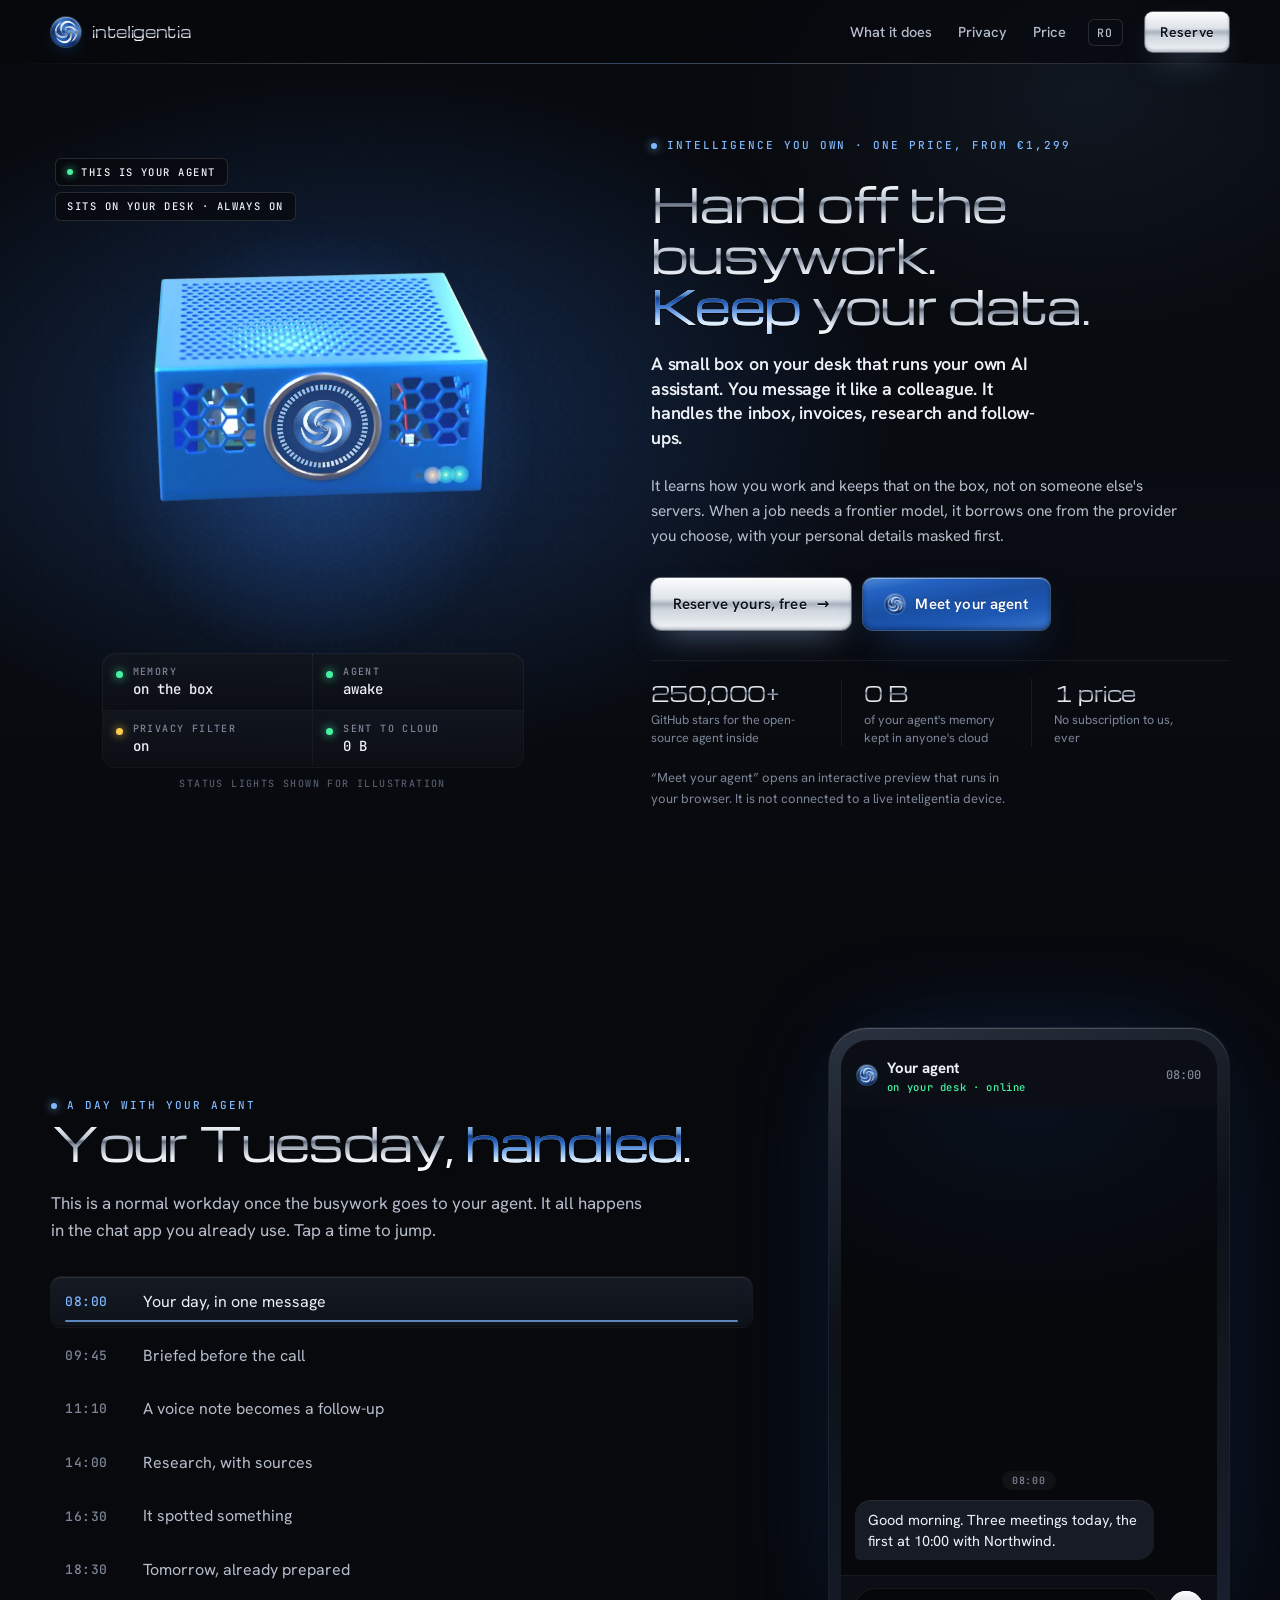
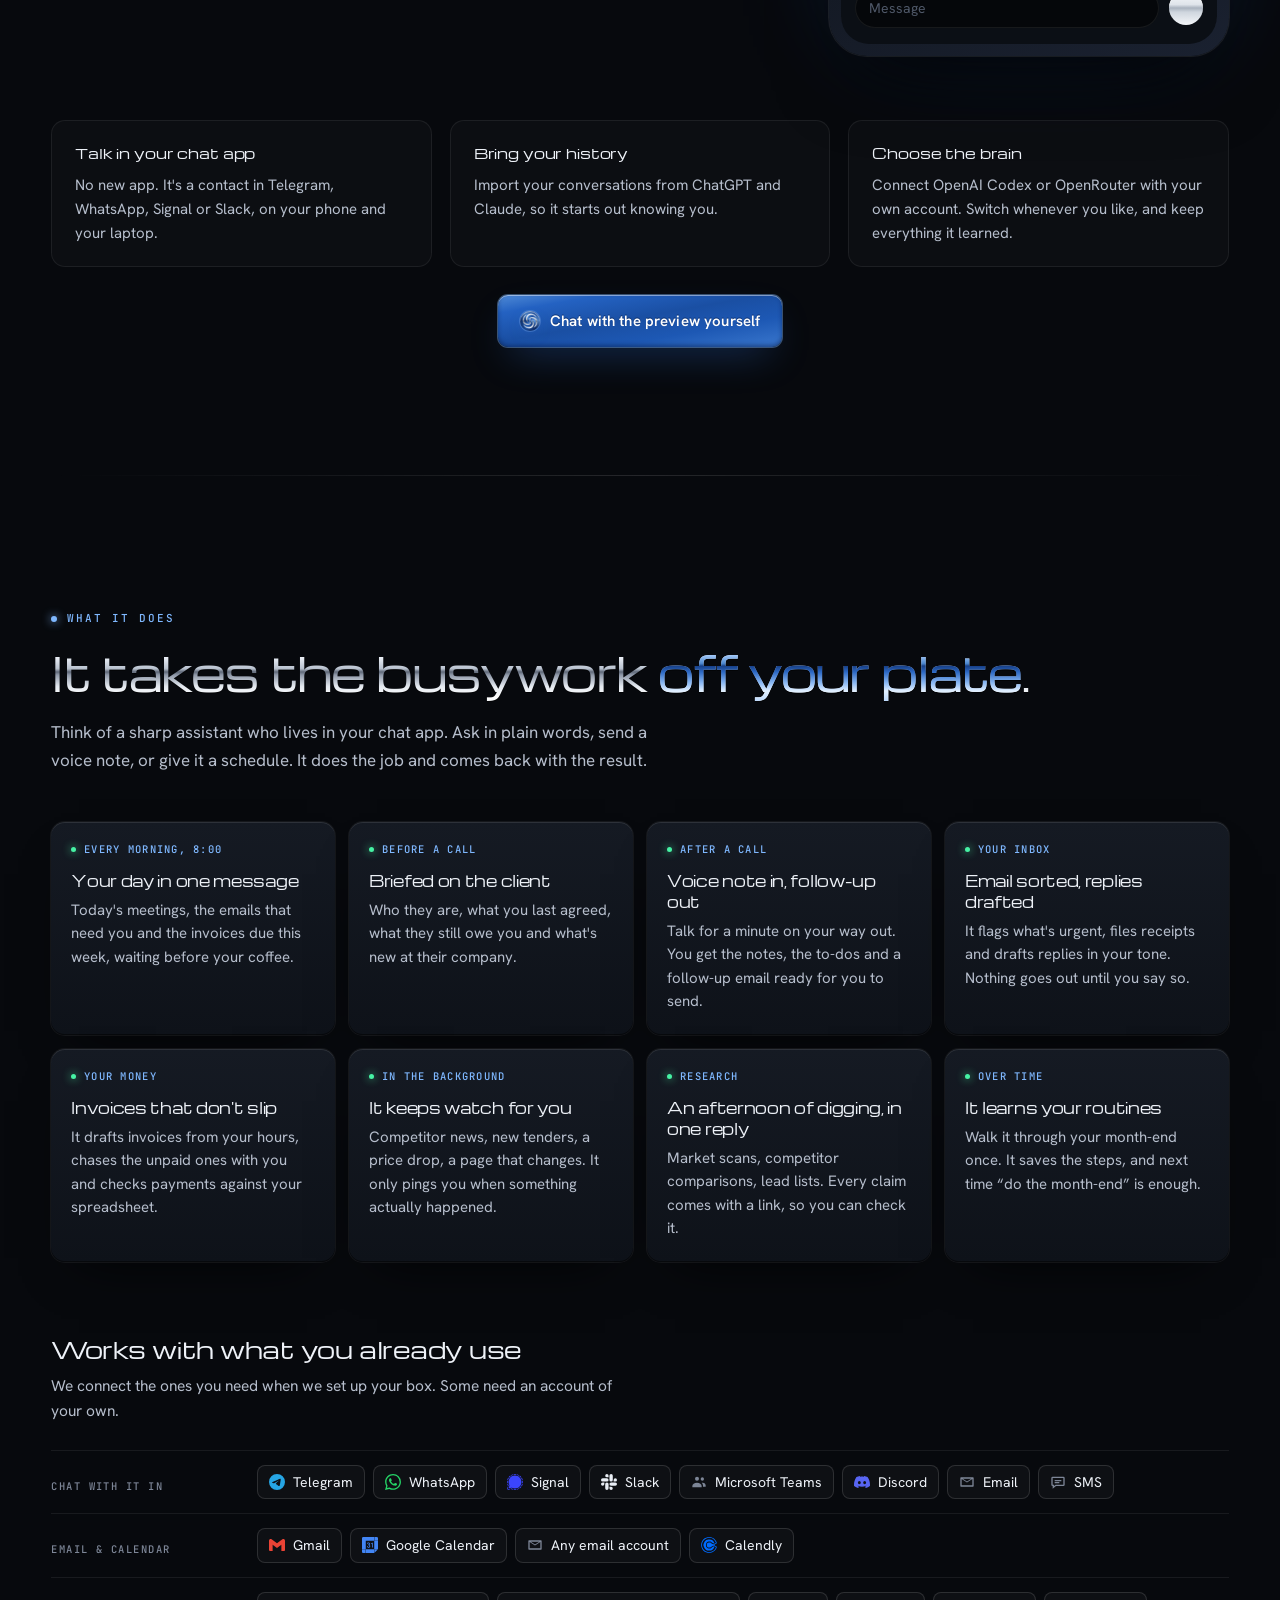
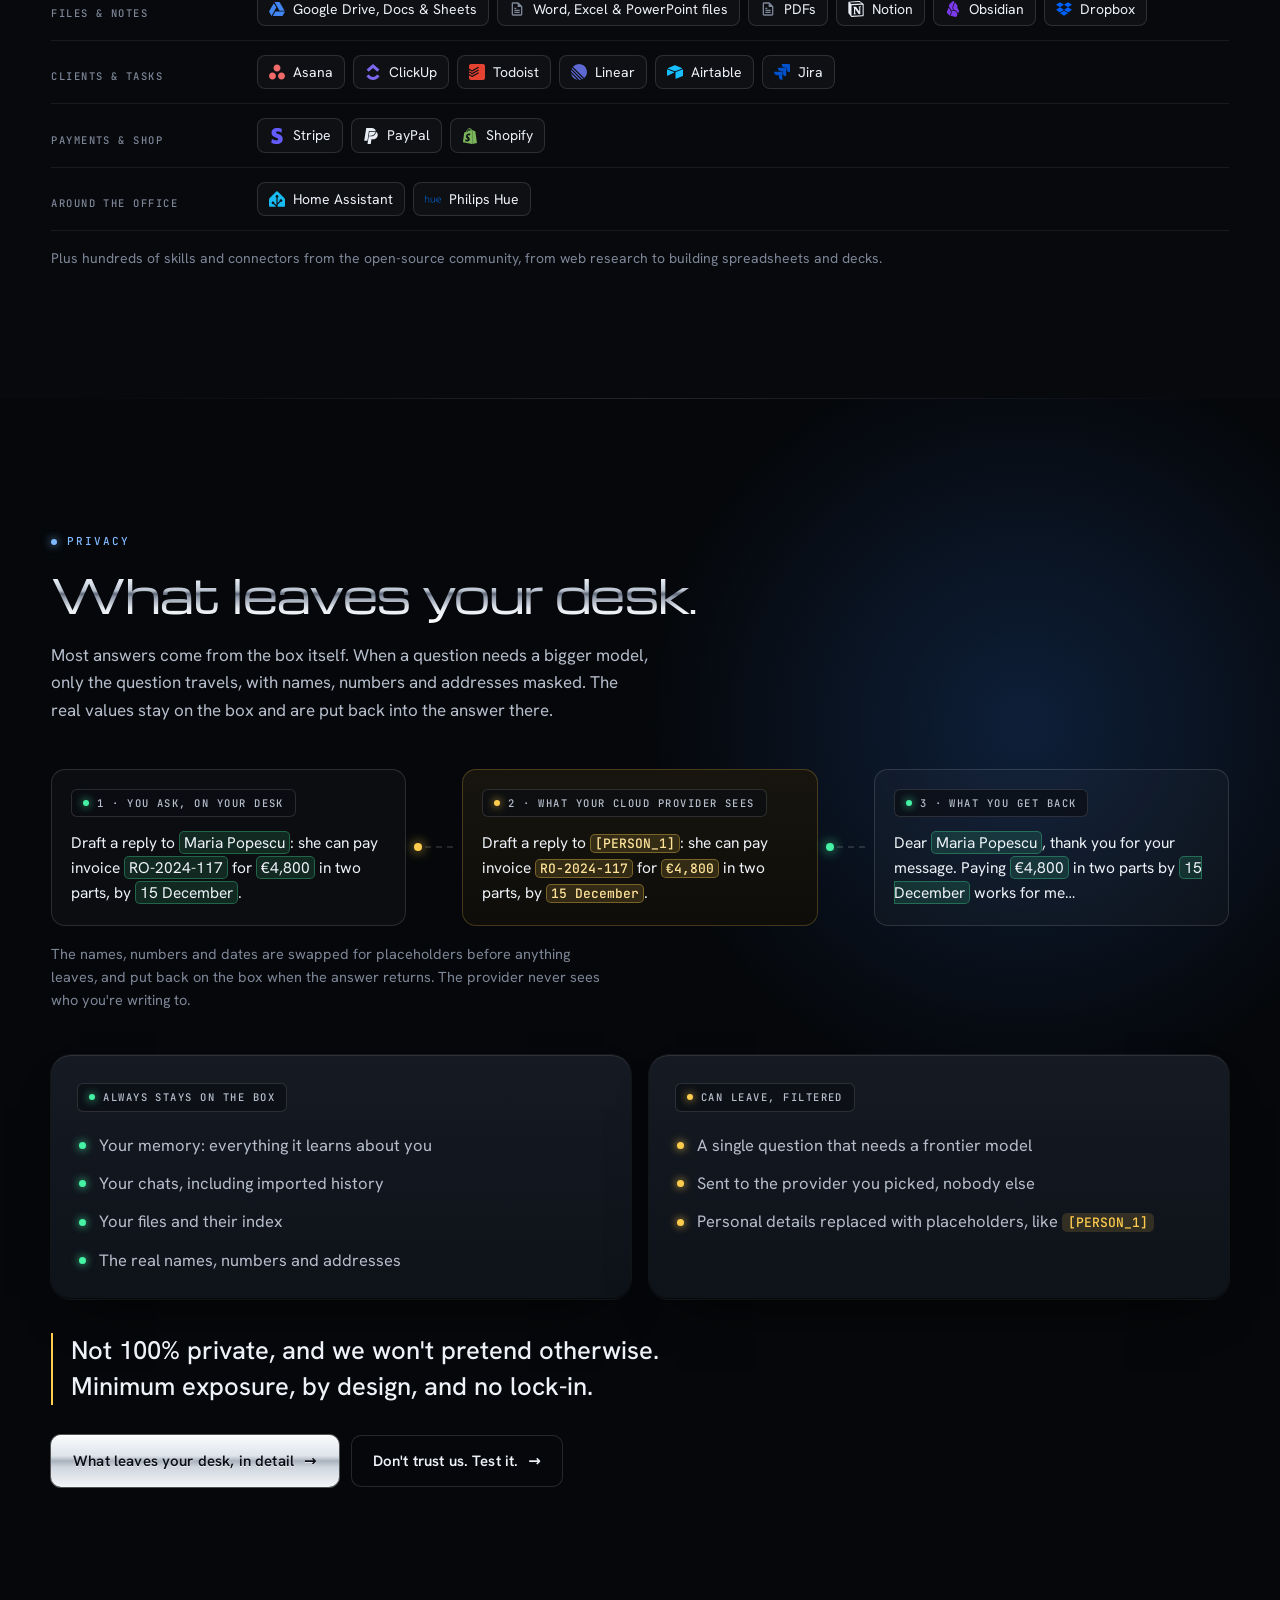
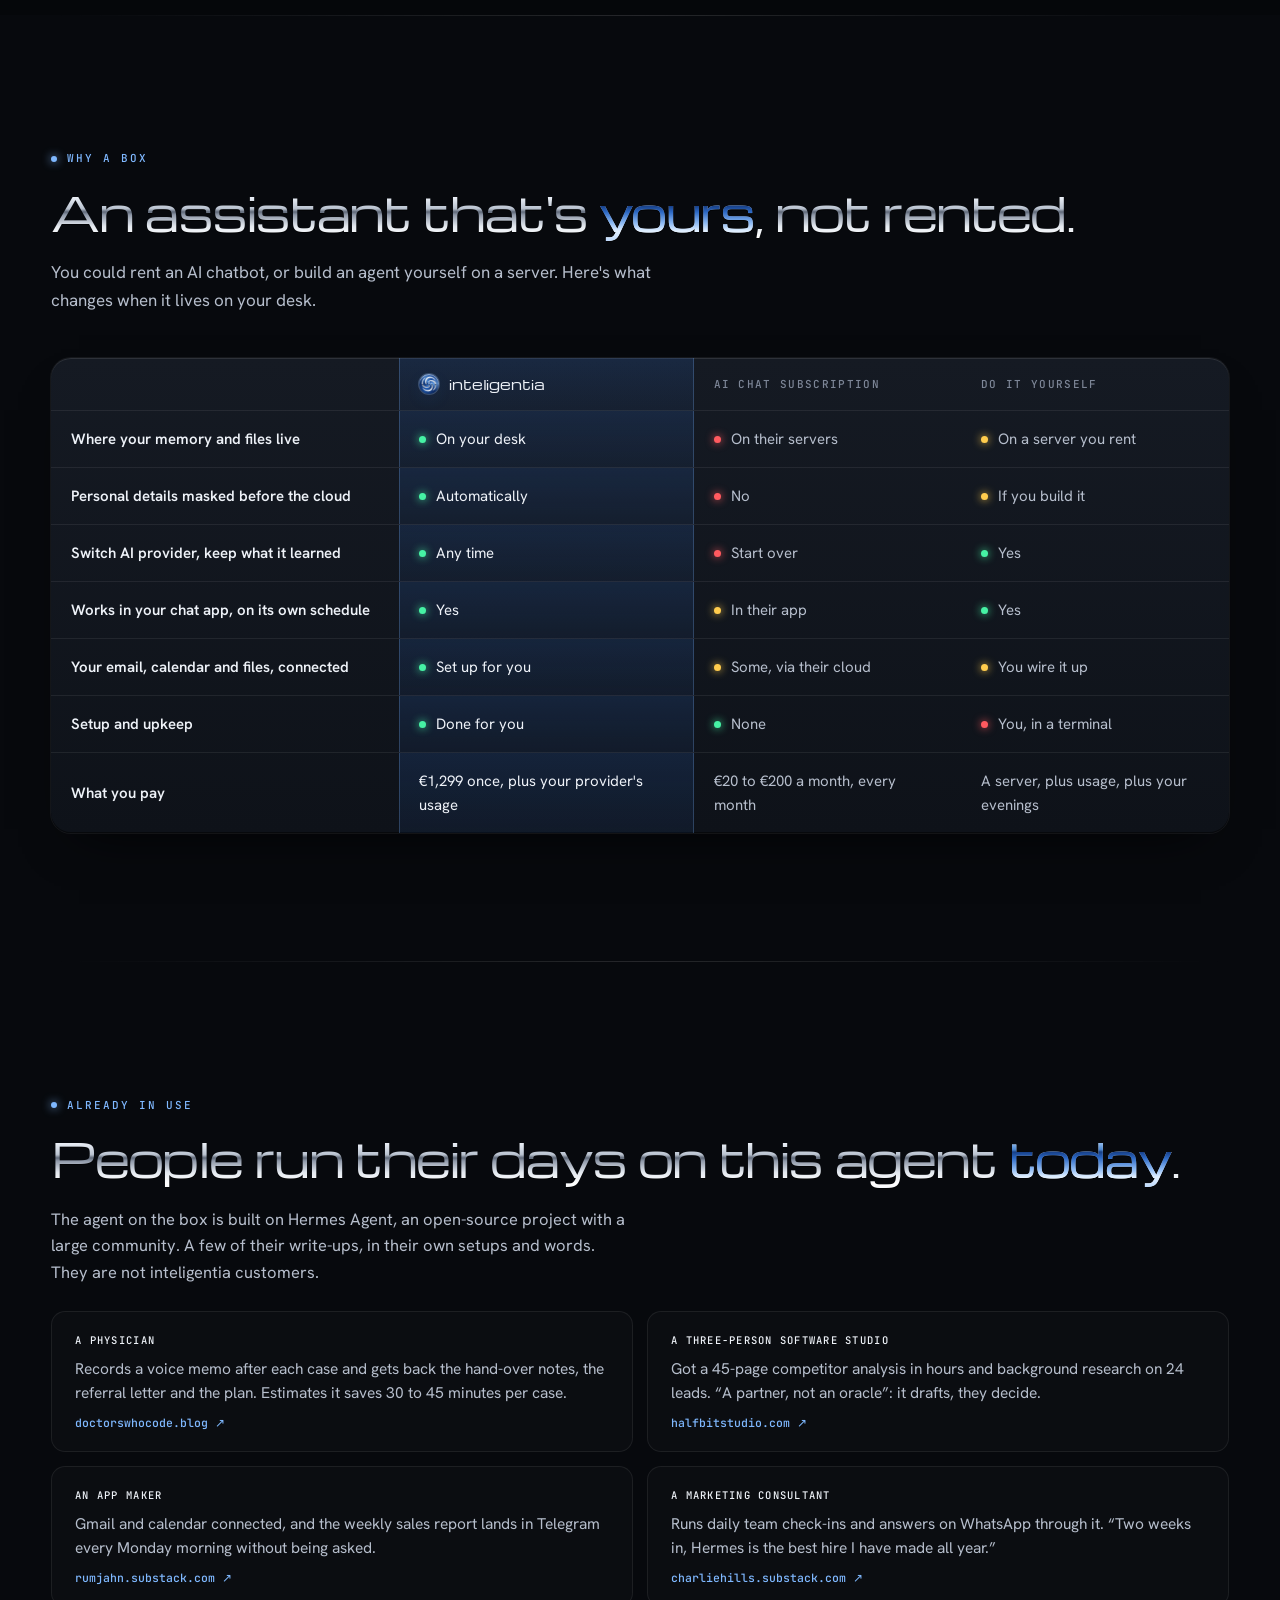
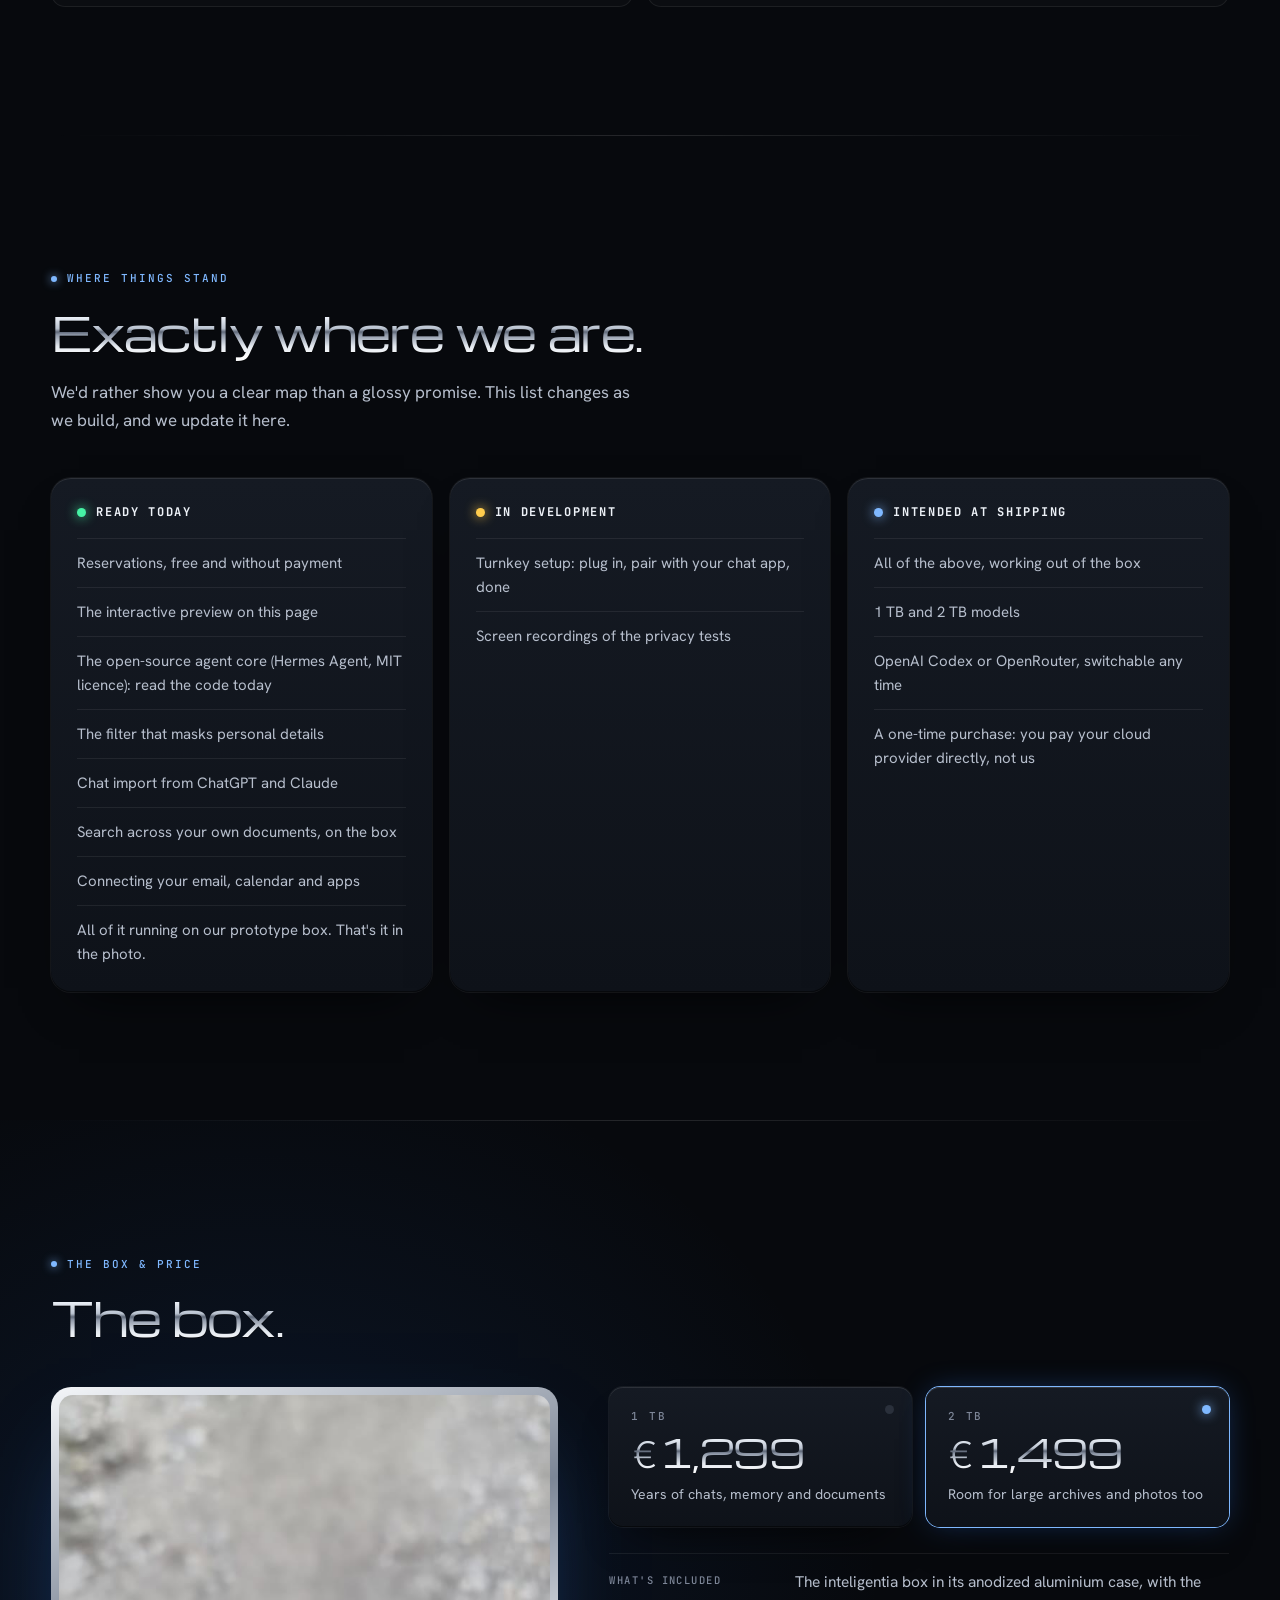
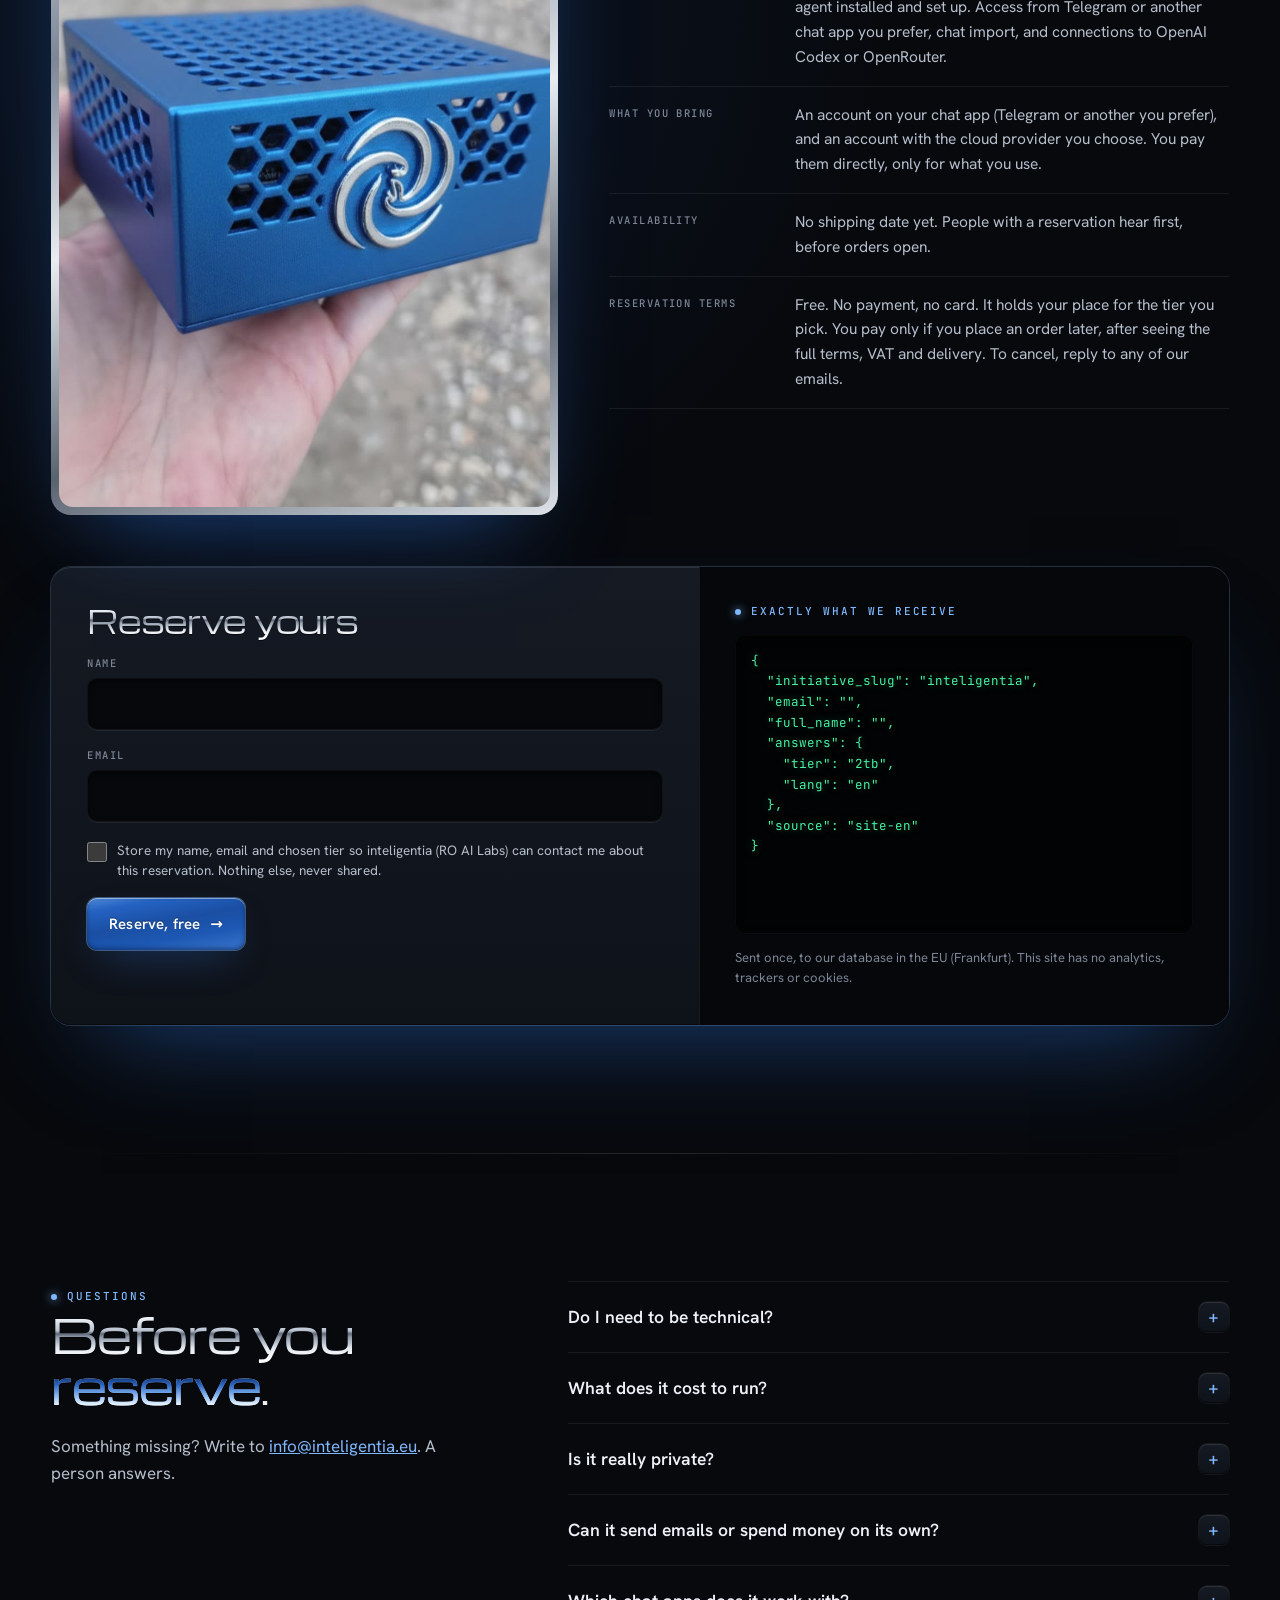
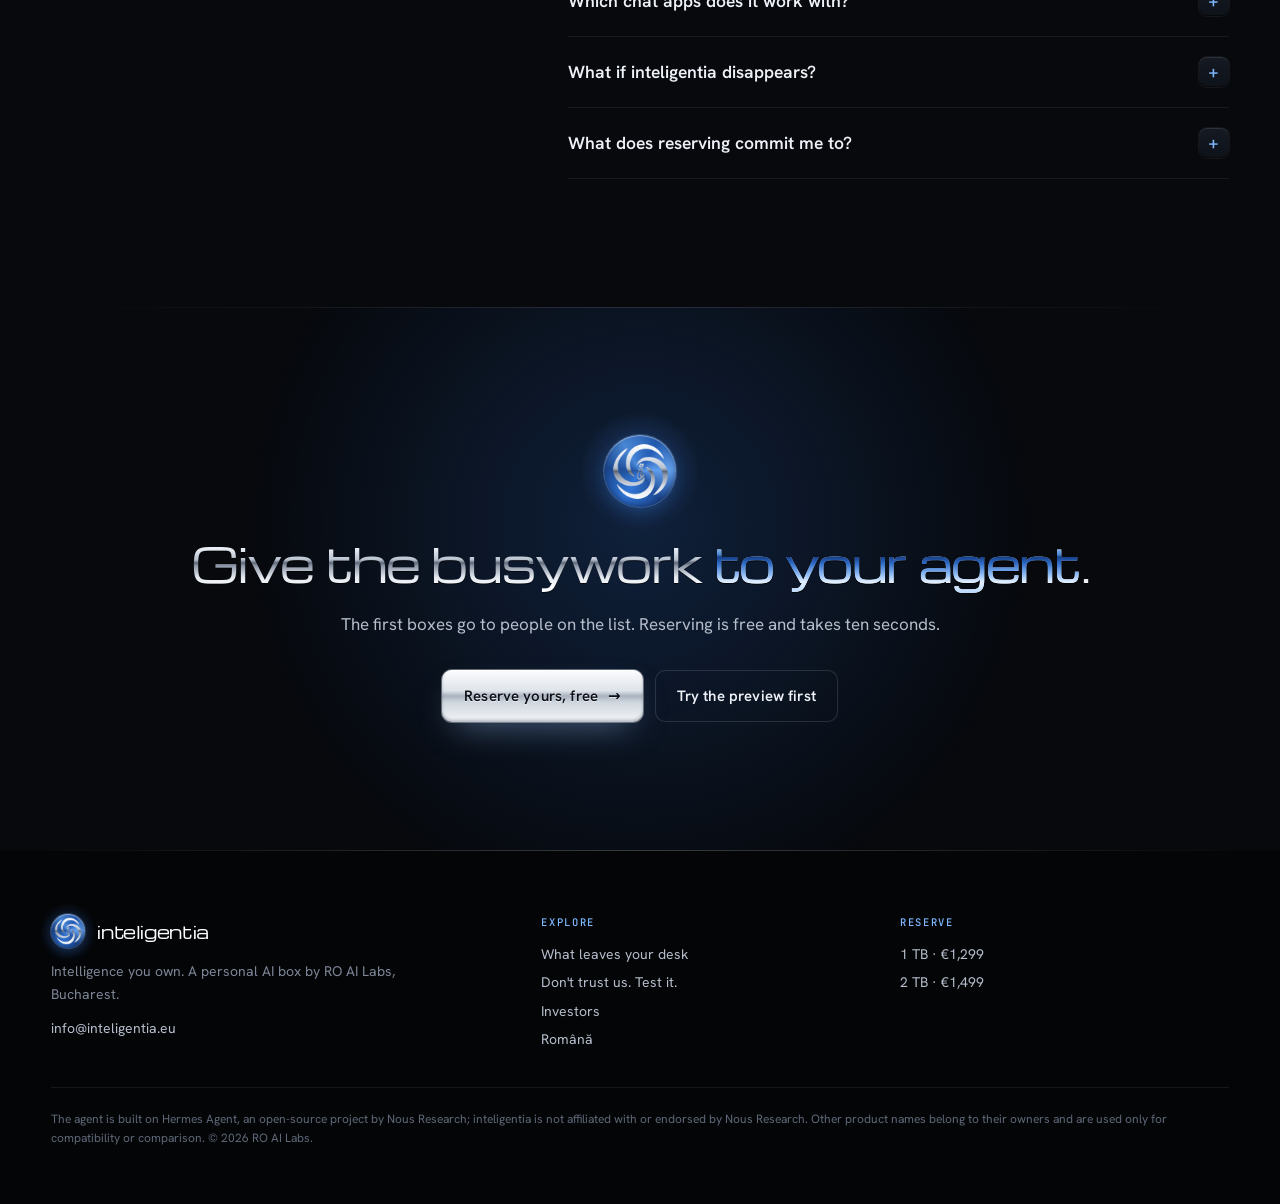
<file: index.html>
<!DOCTYPE html>
<html lang="en">
<head>
<meta charset="UTF-8">
<meta name="viewport" content="width=device-width, initial-scale=1, interactive-widget=resizes-content">
<title>inteligentia · Intelligence you own</title>
<meta name="description" content="A personal AI agent running on a small computer on your desk. Your memory, chats and work files stay with you; hard questions go to the cloud model you choose, with personal details masked first. From €1,299.">
<link rel="canonical" href="https://inteligentia.eu/">
<link rel="alternate" hreflang="en" href="https://inteligentia.eu/">
<link rel="alternate" hreflang="ro" href="https://inteligentia.eu/index-ro.html">
<meta property="og:title" content="inteligentia · Intelligence you own">
<meta property="og:description" content="A personal AI agent running on a small computer on your desk. Memory, chats and work files stay with you.">
<meta property="og:image" content="https://inteligentia.eu/assets/img/og-box.jpg">
<meta property="og:type" content="website">
<meta name="theme-color" content="#07090d">
<script>try{if(!matchMedia("(prefers-reduced-motion: reduce)").matches){var d=document.documentElement;d.classList.add("booting");setTimeout(function(){if(d.classList.contains("booting")){d.classList.remove("booting");d.classList.add("lit","booted")}},5000)}}catch(e){}</script>
<link rel="icon" href="assets/img/icon-192.png">
<link rel="apple-touch-icon" href="assets/img/icon-192.png">
<link rel="stylesheet" href="assets/css/fonts.css">
<link rel="stylesheet" href="assets/css/site.css">
<link rel="stylesheet" href="assets/css/agent.css">
<link rel="stylesheet" href="assets/css/persuade.css">
</head>
<body data-page="home">
<a class="skip" href="#main">Skip to content</a>

<header class="hud-top">
  <a class="brand" href="index.html" aria-label="inteligentia home"><span class="orb" aria-hidden="true"></span><span>inteligentia</span></a>
  <nav class="nav" aria-label="Main">
    <div class="nav-links">
      <a class="link" href="#does">What it does</a>
      <a class="link" href="#privacy">Privacy</a>
      <a class="link" href="#hardware">Price</a>
    </div>
    <a class="link lang" href="index-ro.html" hreflang="ro" lang="ro">RO</a>
    <a class="btn primary sm" href="#reserve">Reserve</a>
  </nav>
</header>

<main id="main">

  <!-- ============ opening ============ -->
  <section class="hero" aria-labelledby="hero-title">
    <div class="wrap hero-grid">
      <figure class="unit">
        <div class="render" id="box3d">
          <img class="poster" src="assets/render/box-poster.jpg" alt="Rendering of the inteligentia box: a blue aluminium case with hexagonal vents, the computer board, heatsink and fan visible inside, and a round glass dial with the spiral logo on the front." width="864" height="864" fetchpriority="high">
          <video class="loop" src="assets/render/box.mp4" poster="assets/render/box-poster.jpg" autoplay muted loop playsinline preload="auto" aria-hidden="true" tabindex="-1"></video>
          <p class="pin"><span class="tag local">This is your agent</span><span class="tag plain">Sits on your desk · always on</span></p>
        </div>
        <figcaption class="console">
          <ul class="readout" id="readout" aria-label="How the box runs">
            <li><span>memory</span><b>on the box</b></li>
            <li><span>agent</span><b>awake</b></li>
            <li><span>privacy filter</span><b>on</b></li>
            <li><span>sent to cloud</span><b>0 B</b></li>
          </ul>
          <p class="console-note">Status lights shown for illustration</p>
        </figcaption>
      </figure>
      <div class="hero-copy">
        <p class="kicker">Intelligence you own · one price, from €1,299</p>
        <h1 id="hero-title" class="d d-xl">Hand off the busywork. <em>Keep</em> your data.</h1>
        <p class="category">A small box on your desk that runs your own AI assistant. You message it like a colleague. It handles the inbox, invoices, research and follow-ups.</p>
        <p class="lede">It learns how you work and keeps that on the box, not on someone else's servers. When a job needs a frontier model, it borrows one from the provider you choose, with your personal details masked first.</p>
        <div class="paths">
          <a class="btn primary" href="#reserve">Reserve yours, free <span class="arr">→</span></a>
          <a class="btn glow" href="#agent" data-open-agent><span class="orb xs" aria-hidden="true"></span>Meet your agent</a>
        </div>
        <ul class="proofbar" aria-label="At a glance">
          <li><b>250,000+</b><span>GitHub stars for the open-source agent inside</span></li>
          <li><b>0 B</b><span>of your agent's memory kept in anyone's cloud</span></li>
          <li><b>1 price</b><span>No subscription to us, ever</span></li>
        </ul>
        <p class="fine-note">“Meet your agent” opens an interactive preview that runs in your browser. It is not connected to a live inteligentia device.</p>
      </div>
    </div>
  </section>

  <!-- ============ a day with your agent ============ -->
  <section class="block day" id="how" aria-labelledby="how-title">
    <div class="wrap">
      <div class="day-grid">
        <div class="day-copy">
          <p class="kicker">A day with your agent</p>
          <h2 id="how-title" class="d d-l">Your Tuesday, <em>handled</em>.</h2>
          <p class="lede">This is a normal workday once the busywork goes to your agent. It all happens in the chat app you already use. Tap a time to jump.</p>
          <ol class="day-times" aria-label="Moments in the day">
            <li><button type="button" data-step="0" aria-pressed="true"><b>08:00</b><span>Your day, in one message</span></button></li>
            <li><button type="button" data-step="1" aria-pressed="false"><b>09:45</b><span>Briefed before the call</span></button></li>
            <li><button type="button" data-step="2" aria-pressed="false"><b>11:10</b><span>A voice note becomes a follow-up</span></button></li>
            <li><button type="button" data-step="3" aria-pressed="false"><b>14:00</b><span>Research, with sources</span></button></li>
            <li><button type="button" data-step="4" aria-pressed="false"><b>16:30</b><span>It spotted something</span></button></li>
            <li><button type="button" data-step="5" aria-pressed="false"><b>18:30</b><span>Tomorrow, already prepared</span></button></li>
          </ol>
        </div>

        <div class="phone" aria-label="Example chat with your agent">
          <div class="phone-top">
            <span class="orb xs" aria-hidden="true"></span>
            <div><b>Your agent</b><small>on your desk · online</small></div>
            <span class="phone-clock" id="day-clock">08:00</span>
          </div>
          <div class="phone-log" id="day-log">
            <div class="scene" data-t="08:00">
              <p class="ag">Good morning. Three meetings today, the first at 10:00 with Northwind.</p>
              <p class="ag">Two emails need you: Dan asks about the contract, and Acme's invoice is 12 days late (€2,400).</p>
              <p class="me">Send Acme a reminder. Polite but firm.</p>
              <p class="ag">Drafted in your usual tone. <span class="act">Review and send</span></p>
              <p class="tl">read your inbox and calendar · answered on the box · 0 B out</p>
            </div>
            <div class="scene" data-t="09:45">
              <p class="ag">Northwind in 15 minutes. Last time you agreed on launch week 12–19 July, budget €2,400.</p>
              <p class="ag">News since then: they're hiring a head of marketing. Might be worth asking who'll own the launch.</p>
              <p class="me">Good catch. Anything unpaid?</p>
              <p class="ag">No, they're all paid up.</p>
              <p class="tl">used 3 memories · checked their site · 0 B of your data out</p>
            </div>
            <div class="scene" data-t="11:10">
              <p class="me voice"><span class="wave" aria-hidden="true"></span> Voice note · 0:48</p>
              <p class="ag">Got it. Notes saved under Northwind. Three to-dos:<br>1. Revised quote by Thursday<br>2. Intro them to your designer<br>3. Follow-up call next week</p>
              <p class="ag">The follow-up email is drafted, and I held Wednesday 11:00 for the call. <span class="act">Review</span></p>
              <p class="tl">transcribed on the box · 0 B out</p>
            </div>
            <div class="scene" data-t="14:00">
              <p class="me">Find 10 boutique hotels in Cluj whose booking pages look outdated.</p>
              <p class="ag">Here are 10, each with a link, what looks dated and who to contact. Added to your Leads sheet.</p>
              <p class="src">Leads · 10 new rows · 23 sources</p>
              <p class="tl">used your cloud model · names masked · 1.4 KB out</p>
            </div>
            <div class="scene" data-t="16:30">
              <p class="ag">Heads-up: the public tender you're watching for digital marketing services just published a new lot. Deadline 14 November.</p>
              <p class="me">Summarise what they want.</p>
              <p class="ag">Social media and ads for 12 months, budget €38,000, small agencies welcome. Want a go/no-go list?</p>
              <p class="tl">checked every hour on the box · only pinged you when it changed</p>
            </div>
            <div class="scene" data-t="18:30">
              <p class="ag">Wrapping up. Tomorrow: one call at 10:00, and Dan's invoice is due.</p>
              <p class="ag">It's drafted in euros with 30-day terms, like always, and no meetings before 10 as you prefer. <span class="act">Approve</span></p>
              <p class="me">Perfect. Thanks!</p>
              <p class="tl">used 2 memories · answered on the box · 0 B out</p>
            </div>
          </div>
          <div class="phone-input" aria-hidden="true"><span>Message</span><i></i></div>
        </div>
      </div>

      <div class="facts rv">
        <div><b>Talk in your chat app</b><p>No new app. It's a contact in Telegram, WhatsApp, Signal or Slack, on your phone and your laptop.</p></div>
        <div><b>Bring your history</b><p>Import your conversations from ChatGPT and Claude, so it starts out knowing you.</p></div>
        <div><b>Choose the brain</b><p>Connect OpenAI Codex or OpenRouter with your own account. Switch whenever you like, and keep everything it learned.</p></div>
      </div>
      <div class="paths center">
        <button class="btn glow" type="button" data-open-agent><span class="orb xs" aria-hidden="true"></span>Chat with the preview yourself</button>
      </div>
    </div>
  </section>

  <!-- ============ what it does ============ -->
  <section class="block" id="does" aria-labelledby="does-title">
    <div class="wrap">
      <p class="kicker">What it does</p>
      <h2 id="does-title" class="d d-l">It takes the busywork <em>off your plate</em>.</h2>
      <p class="lede">Think of a sharp assistant who lives in your chat app. Ask in plain words, send a voice note, or give it a schedule. It does the job and comes back with the result.</p>

      <div class="jobs rv">
        <article class="job">
          <p class="when">Every morning, 8:00</p>
          <h3>Your day in one message</h3>
          <p>Today's meetings, the emails that need you and the invoices due this week, waiting before your coffee.</p>
        </article>
        <article class="job">
          <p class="when">Before a call</p>
          <h3>Briefed on the client</h3>
          <p>Who they are, what you last agreed, what they still owe you and what's new at their company.</p>
        </article>
        <article class="job">
          <p class="when">After a call</p>
          <h3>Voice note in, follow-up out</h3>
          <p>Talk for a minute on your way out. You get the notes, the to-dos and a follow-up email ready for you to send.</p>
        </article>
        <article class="job">
          <p class="when">Your inbox</p>
          <h3>Email sorted, replies drafted</h3>
          <p>It flags what's urgent, files receipts and drafts replies in your tone. Nothing goes out until you say so.</p>
        </article>
        <article class="job">
          <p class="when">Your money</p>
          <h3>Invoices that don't slip</h3>
          <p>It drafts invoices from your hours, chases the unpaid ones with you and checks payments against your spreadsheet.</p>
        </article>
        <article class="job">
          <p class="when">In the background</p>
          <h3>It keeps watch for you</h3>
          <p>Competitor news, new tenders, a price drop, a page that changes. It only pings you when something actually happened.</p>
        </article>
        <article class="job">
          <p class="when">Research</p>
          <h3>An afternoon of digging, in one reply</h3>
          <p>Market scans, competitor comparisons, lead lists. Every claim comes with a link, so you can check it.</p>
        </article>
        <article class="job">
          <p class="when">Over time</p>
          <h3>It learns your routines</h3>
          <p>Walk it through your month-end once. It saves the steps, and next time “do the month-end” is enough.</p>
        </article>
      </div>
      <p class="jobs-hint" aria-hidden="true">Swipe for more →</p>

      <div class="apps rv">
        <div class="apps-head">
          <h3>Works with what you already use</h3>
          <p>We connect the ones you need when we set up your box. Some need an account of your own.</p>
        </div>
        <dl>
          <div><dt>Chat with it in</dt><dd><span><svg class="ai" style="color:#26A5E4" aria-hidden="true"><use href="assets/img/apps.svg#telegram"/></svg>Telegram</span><span><svg class="ai" style="color:#25D366" aria-hidden="true"><use href="assets/img/apps.svg#whatsapp"/></svg>WhatsApp</span><span><svg class="ai" style="color:#3B45FD" aria-hidden="true"><use href="assets/img/apps.svg#signal"/></svg>Signal</span><span><svg class="ai" style="color:#e9eef5" aria-hidden="true"><use href="assets/img/apps.svg#slack"/></svg>Slack</span><span><svg class="ai g" aria-hidden="true"><use href="assets/img/apps.svg#team"/></svg>Microsoft Teams</span><span><svg class="ai" style="color:#5865F2" aria-hidden="true"><use href="assets/img/apps.svg#discord"/></svg>Discord</span><span><svg class="ai g" aria-hidden="true"><use href="assets/img/apps.svg#mail"/></svg>Email</span><span><svg class="ai g" aria-hidden="true"><use href="assets/img/apps.svg#chat"/></svg>SMS</span></dd></div>
          <div><dt>Email &amp; calendar</dt><dd><span><svg class="ai" style="color:#EA4335" aria-hidden="true"><use href="assets/img/apps.svg#gmail"/></svg>Gmail</span><span><svg class="ai" style="color:#4285F4" aria-hidden="true"><use href="assets/img/apps.svg#googlecalendar"/></svg>Google Calendar</span><span><svg class="ai g" aria-hidden="true"><use href="assets/img/apps.svg#mail"/></svg>Any email account</span><span><svg class="ai" style="color:#006BFF" aria-hidden="true"><use href="assets/img/apps.svg#calendly"/></svg>Calendly</span></dd></div>
          <div><dt>Files &amp; notes</dt><dd><span><svg class="ai" style="color:#4285F4" aria-hidden="true"><use href="assets/img/apps.svg#googledrive"/></svg>Google Drive, Docs &amp; Sheets</span><span><svg class="ai g" aria-hidden="true"><use href="assets/img/apps.svg#doc"/></svg>Word, Excel &amp; PowerPoint files</span><span><svg class="ai g" aria-hidden="true"><use href="assets/img/apps.svg#doc"/></svg>PDFs</span><span><svg class="ai" style="color:#e9eef5" aria-hidden="true"><use href="assets/img/apps.svg#notion"/></svg>Notion</span><span><svg class="ai" style="color:#7C3AED" aria-hidden="true"><use href="assets/img/apps.svg#obsidian"/></svg>Obsidian</span><span><svg class="ai" style="color:#0061FF" aria-hidden="true"><use href="assets/img/apps.svg#dropbox"/></svg>Dropbox</span></dd></div>
          <div><dt>Clients &amp; tasks</dt><dd><span><svg class="ai" style="color:#F06A6A" aria-hidden="true"><use href="assets/img/apps.svg#asana"/></svg>Asana</span><span><svg class="ai" style="color:#7B68EE" aria-hidden="true"><use href="assets/img/apps.svg#clickup"/></svg>ClickUp</span><span><svg class="ai" style="color:#E44332" aria-hidden="true"><use href="assets/img/apps.svg#todoist"/></svg>Todoist</span><span><svg class="ai" style="color:#5E6AD2" aria-hidden="true"><use href="assets/img/apps.svg#linear"/></svg>Linear</span><span><svg class="ai" style="color:#18BFFF" aria-hidden="true"><use href="assets/img/apps.svg#airtable"/></svg>Airtable</span><span><svg class="ai" style="color:#0052CC" aria-hidden="true"><use href="assets/img/apps.svg#jira"/></svg>Jira</span></dd></div>
          <div><dt>Payments &amp; shop</dt><dd><span><svg class="ai" style="color:#635BFF" aria-hidden="true"><use href="assets/img/apps.svg#stripe"/></svg>Stripe</span><span><svg class="ai" style="color:#e9eef5" aria-hidden="true"><use href="assets/img/apps.svg#paypal"/></svg>PayPal</span><span><svg class="ai" style="color:#7AB55C" aria-hidden="true"><use href="assets/img/apps.svg#shopify"/></svg>Shopify</span></dd></div>
          <div><dt>Around the office</dt><dd><span><svg class="ai" style="color:#18BCF2" aria-hidden="true"><use href="assets/img/apps.svg#homeassistant"/></svg>Home Assistant</span><span><svg class="ai" style="color:#0065D3" aria-hidden="true"><use href="assets/img/apps.svg#philipshue"/></svg>Philips Hue</span></dd></div>
        </dl>
        <p class="apps-more">Plus hundreds of skills and connectors from the open-source community, from web research to building spreadsheets and decks.</p>
      </div>

    </div>
  </section>

  <!-- ============ privacy ============ -->
  <section class="block night hex" id="privacy" aria-labelledby="privacy-title">
    <div class="wrap">
      <p class="kicker">Privacy</p>
      <h2 id="privacy-title" class="d d-l">What leaves your desk.</h2>
      <p class="lede">Most answers come from the box itself. When a question needs a bigger model, only the question travels, with names, numbers and addresses masked. The real values stay on the box and are put back into the answer there.</p>

      <div class="wire rv" id="wire" aria-label="Example of how a question is masked before it leaves the box">
        <div class="wire-step">
          <span class="tag local">1 · You ask, on your desk</span>
          <p class="msg">Draft a reply to <mark data-ph="[PERSON_1]">Maria Popescu</mark>: she can pay invoice <mark data-ph="[INVOICE_1]">RO-2024-117</mark> for <mark data-ph="[AMOUNT_1]">€4,800</mark> in two parts, by <mark data-ph="[DATE_1]">15 December</mark>.</p>
        </div>
        <div class="wire-pipe" aria-hidden="true"><i></i></div>
        <div class="wire-step out">
          <span class="tag filter">2 · What your cloud provider sees</span>
          <p class="msg">Draft a reply to <mark>[PERSON_1]</mark>: she can pay invoice <mark>[INVOICE_1]</mark> for <mark>[AMOUNT_1]</mark> in two parts, by <mark>[DATE_1]</mark>.</p>
        </div>
        <div class="wire-pipe back" aria-hidden="true"><i></i></div>
        <div class="wire-step">
          <span class="tag local">3 · What you get back</span>
          <p class="msg">Dear <mark class="real">Maria Popescu</mark>, thank you for your message. Paying <mark class="real">€4,800</mark> in two parts by <mark class="real">15 December</mark> works for me…</p>
        </div>
      </div>
      <p class="wire-note rv">The names, numbers and dates are swapped for placeholders before anything leaves, and put back on the box when the answer returns. The provider never sees who you're writing to.</p>
      <div class="lanes2 rv">
        <div class="lane">
          <span class="tag local">Always stays on the box</span>
          <ul>
            <li>Your memory: everything it learns about you</li>
            <li>Your chats, including imported history</li>
            <li>Your files and their index</li>
            <li>The real names, numbers and addresses</li>
          </ul>
        </div>
        <div class="lane">
          <span class="tag filter">Can leave, filtered</span>
          <ul>
            <li>A single question that needs a frontier model</li>
            <li>Sent to the provider you picked, nobody else</li>
            <li>Personal details replaced with placeholders, like <code>[PERSON_1]</code></li>
          </ul>
        </div>
      </div>
      <p class="honest-line">Not 100% private, and we won't pretend otherwise. Minimum exposure, by design, and no lock-in.</p>
      <div class="paths">
        <a class="btn on-dark" href="security.html">What leaves your desk, in detail <span class="arr">→</span></a>
        <a class="btn ghost on-dark" href="proof.html">Don't trust us. Test it. <span class="arr">→</span></a>
      </div>
    </div>
  </section>

  <!-- ============ compare ============ -->
  <section class="block" id="compare" aria-labelledby="compare-title">
    <div class="wrap">
      <p class="kicker">Why a box</p>
      <h2 id="compare-title" class="d d-l">An assistant that's <em>yours</em>, not rented.</h2>
      <p class="lede">You could rent an AI chatbot, or build an agent yourself on a server. Here's what changes when it lives on your desk.</p>

      <div class="cmp rv" role="table" aria-label="inteligentia compared with an AI chat subscription and a do-it-yourself setup">
        <div class="cmp-row cmp-head" role="row">
          <span role="columnheader"><span class="sr">Feature</span></span>
          <span role="columnheader" class="us"><span class="orb xs" aria-hidden="true"></span>inteligentia</span>
          <span role="columnheader">AI chat subscription</span>
          <span role="columnheader">Do it yourself</span>
        </div>
        <div class="cmp-row" role="row">
          <span role="rowheader">Where your memory and files live</span>
          <span role="cell" class="us yes">On your desk</span>
          <span role="cell" class="no">On their servers</span>
          <span role="cell" class="mid">On a server you rent</span>
        </div>
        <div class="cmp-row" role="row">
          <span role="rowheader">Personal details masked before the cloud</span>
          <span role="cell" class="us yes">Automatically</span>
          <span role="cell" class="no">No</span>
          <span role="cell" class="mid">If you build it</span>
        </div>
        <div class="cmp-row" role="row">
          <span role="rowheader">Switch AI provider, keep what it learned</span>
          <span role="cell" class="us yes">Any time</span>
          <span role="cell" class="no">Start over</span>
          <span role="cell" class="yes">Yes</span>
        </div>
        <div class="cmp-row" role="row">
          <span role="rowheader">Works in your chat app, on its own schedule</span>
          <span role="cell" class="us yes">Yes</span>
          <span role="cell" class="mid">In their app</span>
          <span role="cell" class="yes">Yes</span>
        </div>
        <div class="cmp-row" role="row">
          <span role="rowheader">Your email, calendar and files, connected</span>
          <span role="cell" class="us yes">Set up for you</span>
          <span role="cell" class="mid">Some, via their cloud</span>
          <span role="cell" class="mid">You wire it up</span>
        </div>
        <div class="cmp-row" role="row">
          <span role="rowheader">Setup and upkeep</span>
          <span role="cell" class="us yes">Done for you</span>
          <span role="cell" class="yes">None</span>
          <span role="cell" class="no">You, in a terminal</span>
        </div>
        <div class="cmp-row" role="row">
          <span role="rowheader">What you pay</span>
          <span role="cell" class="us">€1,299 once, plus your provider's usage</span>
          <span role="cell">€20 to €200 a month, every month</span>
          <span role="cell">A server, plus usage, plus your evenings</span>
        </div>
      </div>
    </div>
  </section>

  <!-- ============ stories ============ -->
  <section class="block" id="stories" aria-labelledby="stories-title">
    <div class="wrap">
      <p class="kicker">Already in use</p>
      <h2 id="stories-title" class="d d-l">People run their days on this agent <em>today</em>.</h2>
      <div class="stories rv">
        <div class="apps-head">
                    <p>The agent on the box is built on Hermes Agent, an open-source project with a large community. A few of their write-ups, in their own setups and words. They are not inteligentia customers.</p>
        </div>
        <div class="story-grid">
          <a class="story" href="https://www.doctorswhocode.blog/blog/ai-operations-partner-hermes-agent-physician-workflows" rel="noopener" target="_blank">
            <p class="who">A physician</p>
            <p>Records a voice memo after each case and gets back the hand-over notes, the referral letter and the plan. Estimates it saves 30 to 45 minutes per case.</p>
            <span class="src">doctorswhocode.blog ↗</span>
          </a>
          <a class="story" href="https://halfbitstudio.com/en/how-we-run-our-company-with-hermes-agent/" rel="noopener" target="_blank">
            <p class="who">A three-person software studio</p>
            <p>Got a 45-page competitor analysis in hours and background research on 24 leads. “A partner, not an oracle”: it drafts, they decide.</p>
            <span class="src">halfbitstudio.com ↗</span>
          </a>
          <a class="story" href="https://rumjahn.substack.com/p/complete-guide-to-mastering-hermes" rel="noopener" target="_blank">
            <p class="who">An app maker</p>
            <p>Gmail and calendar connected, and the weekly sales report lands in Telegram every Monday morning without being asked.</p>
            <span class="src">rumjahn.substack.com ↗</span>
          </a>
          <a class="story" href="https://charliehills.substack.com/p/hermes-agent-beginner-advanced" rel="noopener" target="_blank">
            <p class="who">A marketing consultant</p>
            <p>Runs daily team check-ins and answers on WhatsApp through it. “Two weeks in, Hermes is the best hire I have made all year.”</p>
            <span class="src">charliehills.substack.com ↗</span>
          </a>
        </div>
      </div>
    </div>
  </section>

  <!-- ============ where things stand ============ -->
  <section class="block" id="status" aria-labelledby="status-title">
    <div class="wrap">
      <p class="kicker">Where things stand</p>
      <h2 id="status-title" class="d d-l">Exactly where we are.</h2>
      <p class="lede">We'd rather show you a clear map than a glossy promise. This list changes as we build, and we update it here.</p>
      <div class="status rv">
        <div class="col now">
          <h3><span class="dot"></span>Ready today</h3>
          <ul>
            <li>Reservations, free and without payment</li>
            <li>The interactive preview on this page</li>
            <li>The open-source agent core (Hermes Agent, MIT licence): read the code today</li>
            <li>The filter that masks personal details</li>
            <li>Chat import from ChatGPT and Claude</li>
            <li>Search across your own documents, on the box</li>
            <li>Connecting your email, calendar and apps</li>
            <li>All of it running on our prototype box. That's it in the photo.</li>
          </ul>
        </div>
        <div class="col dev">
          <h3><span class="dot"></span>In development</h3>
          <ul>
            <li>Turnkey setup: plug in, pair with your chat app, done</li>
            <li>Screen recordings of the privacy tests</li>
          </ul>
        </div>
        <div class="col ship">
          <h3><span class="dot"></span>Intended at shipping</h3>
          <ul>
            <li>All of the above, working out of the box</li>
            <li>1 TB and 2 TB models</li>
            <li>OpenAI Codex or OpenRouter, switchable any time</li>
            <li>A one-time purchase: you pay your cloud provider directly, not us</li>
          </ul>
        </div>
      </div>
    </div>
  </section>

  <!-- ============ hardware, price, reservation ============ -->
  <section class="block product" id="hardware" aria-labelledby="hw-title">
    <div class="wrap">
      <p class="kicker">The box &amp; price</p>
      <h2 id="hw-title" class="d d-l">The box.</h2>

      <div class="buy">
        <figure class="buy-photo">
          <img src="assets/img/box.jpg" alt="The inteligentia box: anodized blue aluminium, hexagonal vents, silver spiral logo, about the size of a hand." width="689" height="1000" loading="lazy">
        </figure>

        <div class="buy-info">
          <div class="tiers" role="radiogroup" aria-label="Choose storage">
            <button class="tier" type="button" role="radio" data-tier="1tb" aria-checked="false">
              <span class="cap">1 TB</span><span class="price"><i>€</i>1,299</span><span class="sub">Years of chats, memory and documents</span>
            </button>
            <button class="tier" type="button" role="radio" data-tier="2tb" aria-checked="true">
              <span class="cap">2 TB</span><span class="price"><i>€</i>1,499</span><span class="sub">Room for large archives and photos too</span>
            </button>
          </div>

          <dl class="facts-list">
            <div><dt>What's included</dt><dd>The inteligentia box in its anodized aluminium case, with the agent installed and set up. Access from Telegram or another chat app you prefer, chat import, and connections to OpenAI Codex or OpenRouter.</dd></div>
            <div><dt>What you bring</dt><dd>An account on your chat app (Telegram or another you prefer), and an account with the cloud provider you choose. You pay them directly, only for what you use.</dd></div>
            <div><dt>Availability</dt><dd>No shipping date yet. People with a reservation hear first, before orders open.</dd></div>
            <div><dt>Reservation terms</dt><dd>Free. No payment, no card. It holds your place for the tier you pick. You pay only if you place an order later, after seeing the full terms, VAT and delivery. To cancel, reply to any of our emails.</dd></div>
          </dl>
        </div>
      </div>

      <div class="reserve-card" id="reserve">
        <form id="reserve-form" class="reserve-form" novalidate
          data-need="Please add your name, a valid email, and tick the box."
          data-sending="Sending…"
          data-done-title="You're on the list."
          data-ok="Thank you, {n}. We'll email you before orders open."
          data-dup="{n}, you were already on the list. Nothing changed, nothing duplicated."
          data-err="That didn't go through. Please try again, or email info@inteligentia.eu.">
          <h3 class="d d-m">Reserve yours</h3>
          <div class="field"><label for="f-name">Name</label><input id="f-name" name="name" autocomplete="name" maxlength="120" required></div>
          <div class="field"><label for="f-email">Email</label><input id="f-email" name="email" type="email" autocomplete="email" inputmode="email" required></div>
          <label class="check"><input id="f-consent" type="checkbox" required> <span>Store my name, email and chosen tier so inteligentia (RO AI Labs) can contact me about this reservation. Nothing else, never shared.</span></label>
          <div class="hp" aria-hidden="true"><label for="f-web">Website</label><input id="f-web" tabindex="-1" autocomplete="off"></div>
          <button class="btn glow" id="f-submit" type="submit">Reserve, free <span class="arr">→</span></button>
          <p class="form-msg" id="form-msg" role="status" aria-live="polite"></p>
        </form>
        <aside class="ledger" aria-label="Exactly what this form sends">
          <p class="kicker">Exactly what we receive</p>
          <pre id="payload"></pre>
          <p class="dest">Sent once, to our database in the EU (Frankfurt). This site has no analytics, trackers or cookies.</p>
        </aside>
      </div>
    </div>
  </section>
  <!-- ============ faq ============ -->
  <section class="block" id="faq" aria-labelledby="faq-title">
    <div class="wrap faq-grid">
      <div>
        <p class="kicker">Questions</p>
        <h2 id="faq-title" class="d d-l">Before you <em>reserve</em>.</h2>
        <p class="lede">Something missing? Write to <a href="mailto:info@inteligentia.eu">info@inteligentia.eu</a>. A person answers.</p>
      </div>
      <div class="faq">
        <details>
          <summary>Do I need to be technical?</summary>
          <p>No. The box comes set up. You pair it with your chat app and start talking to it. Connecting your email, calendar and apps is something we do with you, not something you configure in a terminal.</p>
        </details>
        <details>
          <summary>What does it cost to run?</summary>
          <p>The box is a one-time purchase. Everyday work runs on the box itself. For the questions that need a frontier model, you pay your chosen provider directly, and only for what you use. You can set a spending cap with your provider, so there are no surprises.</p>
        </details>
        <details>
          <summary>Is it really private?</summary>
          <p>Your memory, chats and files stay on the box. When a question needs the cloud, only that question leaves, with names, numbers and addresses masked. It's not 100% private and we won't pretend it is, but it's the least exposure we know how to build. <a href="security.html">Read exactly what leaves</a>, or <a href="proof.html">test it yourself</a>.</p>
        </details>
        <details>
          <summary>Can it send emails or spend money on its own?</summary>
          <p>Not unless you let it. By default it drafts and you approve: emails, invoices and anything that leaves your name on it wait for your tap.</p>
        </details>
        <details>
          <summary>Which chat apps does it work with?</summary>
          <p>Telegram, WhatsApp, Signal, Slack, Microsoft Teams, Discord, email and SMS. Most people start with Telegram, because it's the quickest to pair.</p>
        </details>
        <details>
          <summary>What if inteligentia disappears?</summary>
          <p>Your box keeps working. The agent at its core is open source, your memory and files are on your desk, and you hold the accounts with your chat app and AI provider. Nothing depends on us staying around.</p>
        </details>
        <details>
          <summary>What does reserving commit me to?</summary>
          <p>Nothing. It's free, with no card. It holds your place for the tier you pick, and you hear from us before orders open. You pay only if you decide to order, after seeing the full terms.</p>
        </details>
      </div>
    </div>
  </section>

  <!-- ============ final call ============ -->
  <section class="block finale" aria-labelledby="finale-title">
    <div class="wrap">
      <span class="orb finale-orb" aria-hidden="true"></span>
      <h2 id="finale-title" class="d d-l">Give the busywork <em>to your agent</em>.</h2>
      <p class="lede">The first boxes go to people on the list. Reserving is free and takes ten seconds.</p>
      <div class="paths center">
        <a class="btn primary" href="#reserve">Reserve yours, free <span class="arr">→</span></a>
        <button class="btn ghost" type="button" data-open-agent>Try the preview first</button>
      </div>
    </div>
  </section>
</main>
<a class="sticky-cta" id="sticky-cta" href="#reserve" hidden><span>Reserve free</span><b>from €1,299</b></a>

<footer class="foot">
  <div class="wrap">
    <div>
      <div class="brandline"><span class="orb" aria-hidden="true"></span> inteligentia</div>
      <p style="margin-top:12px;max-width:44ch">Intelligence you own. A personal AI box by RO AI Labs, Bucharest.</p>
      <p style="margin-top:12px"><a href="mailto:info@inteligentia.eu">info@inteligentia.eu</a></p>
    </div>
    <div>
      <h4>Explore</h4>
      <a href="security.html">What leaves your desk</a>
      <a href="proof.html">Don't trust us. Test it.</a>
      <a href="investors.html">Investors</a>
      <a href="index-ro.html" hreflang="ro" lang="ro">Română</a>
    </div>
    <div>
      <h4>Reserve</h4>
      <a href="#reserve">1 TB · €1,299</a>
      <a href="#reserve">2 TB · €1,499</a>
    </div>
    <p class="legal">The agent is built on Hermes Agent, an open-source project by Nous Research; inteligentia is not affiliated with or endorsed by Nous Research. Other product names belong to their owners and are used only for compatibility or comparison. © 2026 RO AI Labs.</p>
  </div>
</footer>

<!-- ============ the interactive preview ============ -->
<div class="agent-layer" id="agent" role="dialog" aria-modal="true" aria-labelledby="agent-title" hidden>
  <div class="boot" id="boot" hidden><div class="boot-inner"><span class="orb xl think" aria-hidden="true"></span><pre id="boot-log"></pre></div><p class="skip-hint">Tap to skip</p></div>

  <header class="agent-bar">
    <div class="who">
      <span class="orb" id="agent-orb" aria-hidden="true"></span>
      <div><b id="agent-title">Your agent</b><small>Preview · not a live device</small></div>
    </div>
    <div class="bar-meta">
      <button class="chip" id="mem-toggle" type="button" aria-controls="rail" aria-expanded="false">Memory <b>0</b></button>
      <button class="close" id="agent-close" type="button" aria-label="Close the preview">✕</button>
    </div>
    <nav class="agent-nav" aria-label="Leave the preview">
      <a href="#does" data-nav>What it does</a>
      <a href="#privacy" data-nav>Privacy</a>
      <a href="#hardware" data-nav>Price</a>
      <a href="#reserve" data-nav class="go">Reserve</a>
    </nav>
  </header>

  <div class="agent-scroll" id="agent-scroll">
    <div class="stage">
      <div class="convo" id="log" role="log" aria-live="polite" aria-label="Conversation with the preview agent"></div>
      <aside class="rail" id="rail" aria-label="What the preview remembers">
        <div class="panel">
          <div class="ph"><span>Memory · this browser only</span><b id="mem-count">0</b><button class="x" id="mem-close" type="button" aria-label="Close memory">✕</button></div>
          <ol id="mem-list"></ol>
          <div class="pf">Kept in your browser's local storage. We never receive it.<br><button type="button" id="mem-forget">Forget everything</button></div>
        </div>
      </aside>
    </div>
  </div>

  <form class="composer" id="composer" autocomplete="off">
    <div class="inner">
      <div class="preview" id="preview" aria-live="polite"></div>
      <div class="chips" id="chips" aria-label="Suggested topics"></div>
      <div class="row">
        <label for="say" class="sr">Message the preview agent</label>
        <input id="say" name="say" type="text" maxlength="400" enterkeyhint="send" placeholder="Ask about inteligentia, or type anything…">
        <button class="send" type="submit" aria-label="Send">↑</button>
      </div>
      <div class="foot-row">
        <p class="how-note">Scripted preview: pick a topic, or type anything to see how a real box would route it.</p>
        <span class="tele-chip" id="exp-chip" role="status" title="Demo telemetry: how much this preview would have sent to a cloud model">Demo telemetry · sent to cloud <b id="exp-bytes">0 B</b></span>
      </div>
    </div>
  </form>
</div>

<template id="tpl-hardware">
  <div class="hw-mini">
    <img src="assets/img/box.jpg" alt="" width="689" height="1000">
    <div>
      <p class="kicker">inteligentia</p>
      <p class="hw-p"><b>1 TB</b> <i>€</i>1,299 <span>·</span> <b>2 TB</b> <i>€</i>1,499</p>
      <p>An anodized aluminium case, about the size of a hand. The agent comes installed. Reserving is free.</p>
    </div>
  </div>
</template>

<noscript><style>.rv { opacity: 1; transform: none; } [data-open-agent] { display: none; }</style></noscript>
<script src="assets/js/strings.js" defer></script>
<script src="assets/js/agent.js" defer></script>
<script src="assets/js/persuade.js" defer></script>
<script>/* hero loop: the still shows until the video is actually playing; reduced motion keeps the still */
document.querySelectorAll("video.loop").forEach((v) => {
  if (matchMedia("(prefers-reduced-motion: reduce)").matches) { v.removeAttribute("autoplay"); v.pause(); v.hidden = true; return; }
  const on = () => v.parentElement.classList.add("playing");
  if (!v.paused && v.readyState > 2) on(); else v.addEventListener("playing", on, { once: true });
});</script>
</body>
</html>
</file>
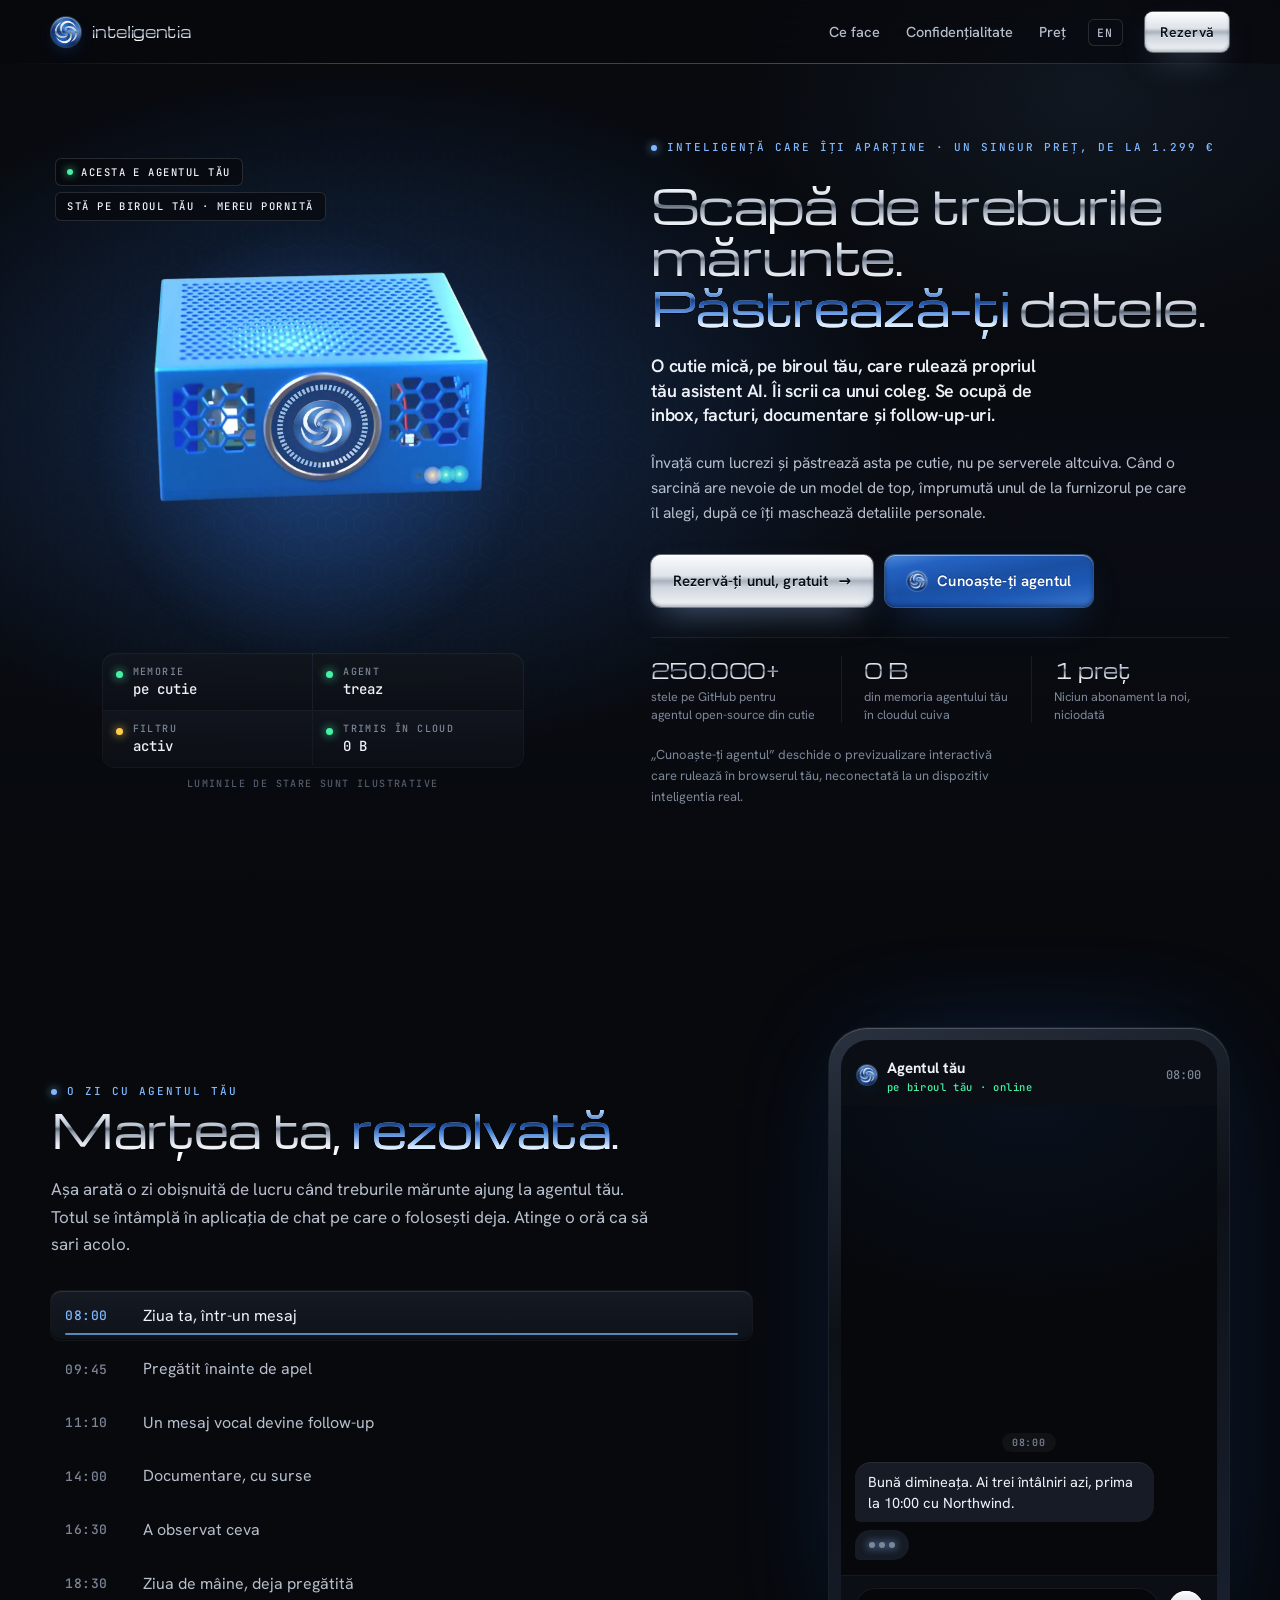
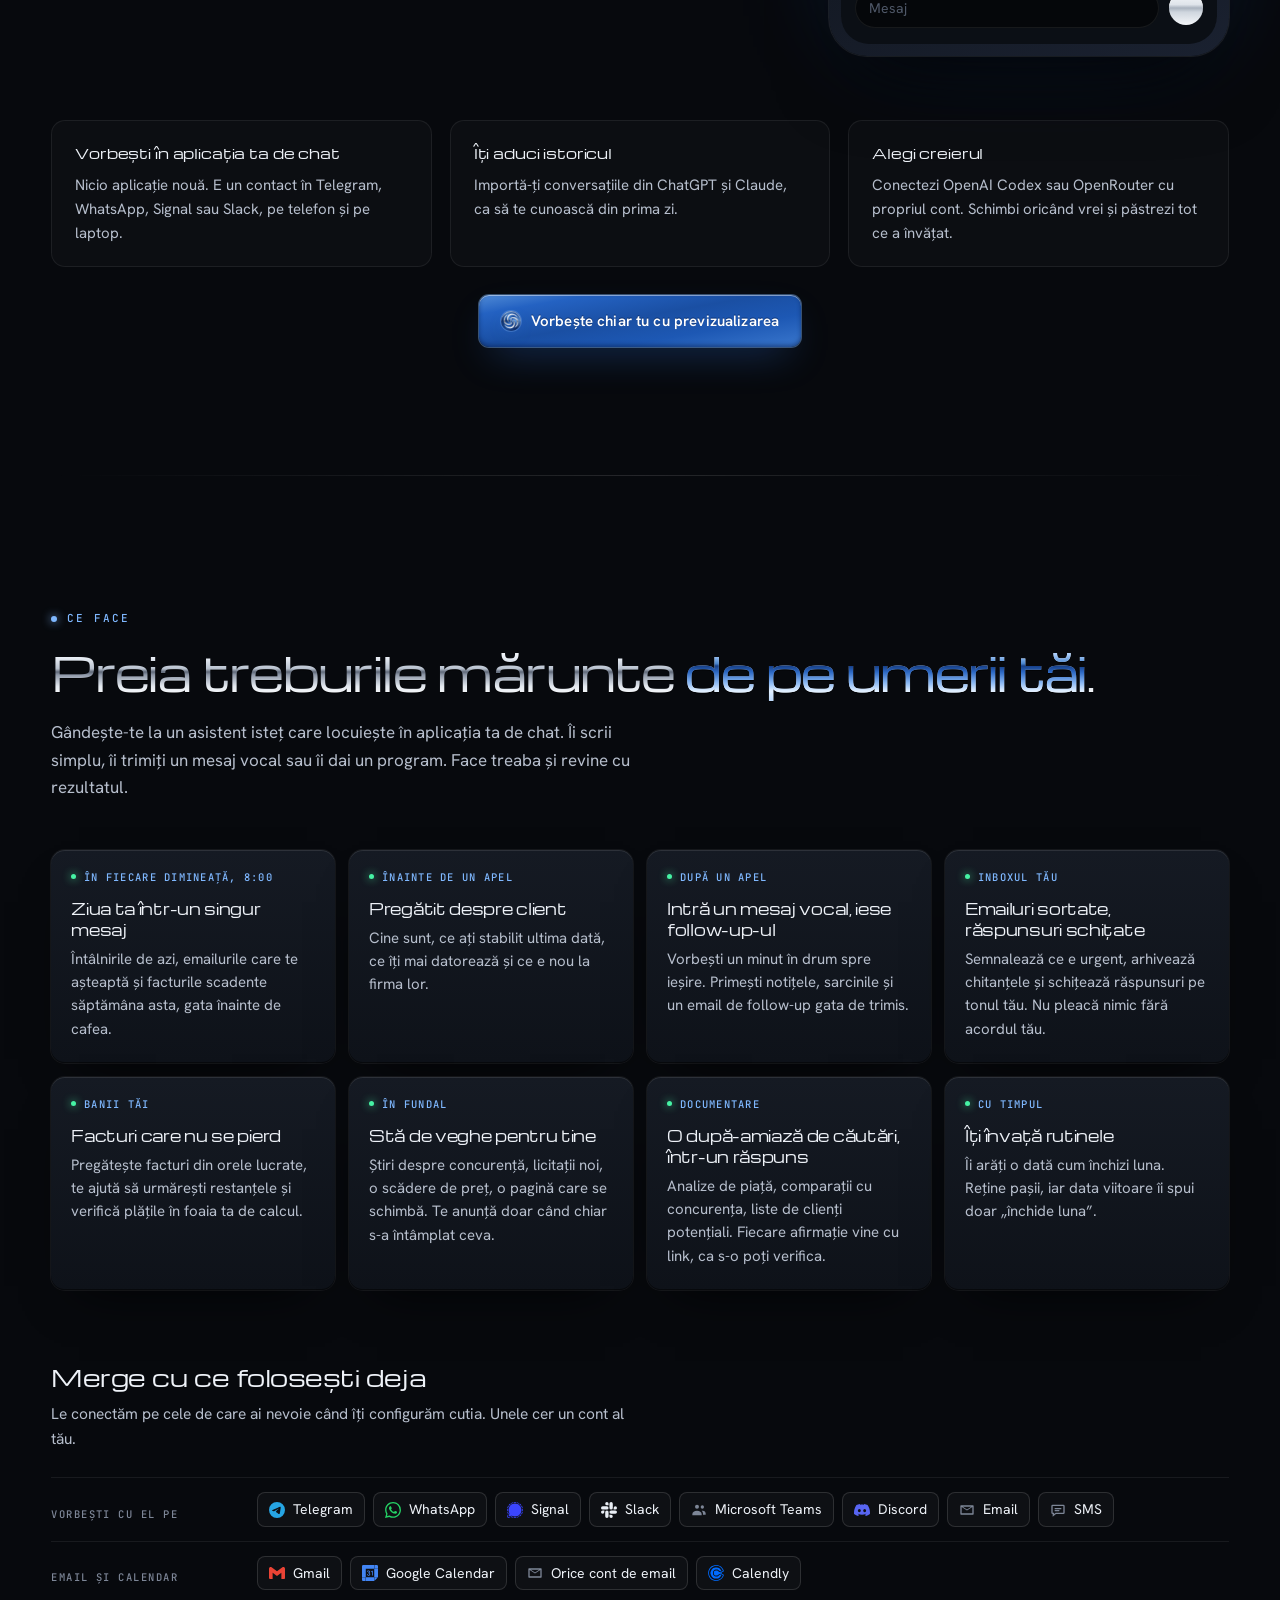
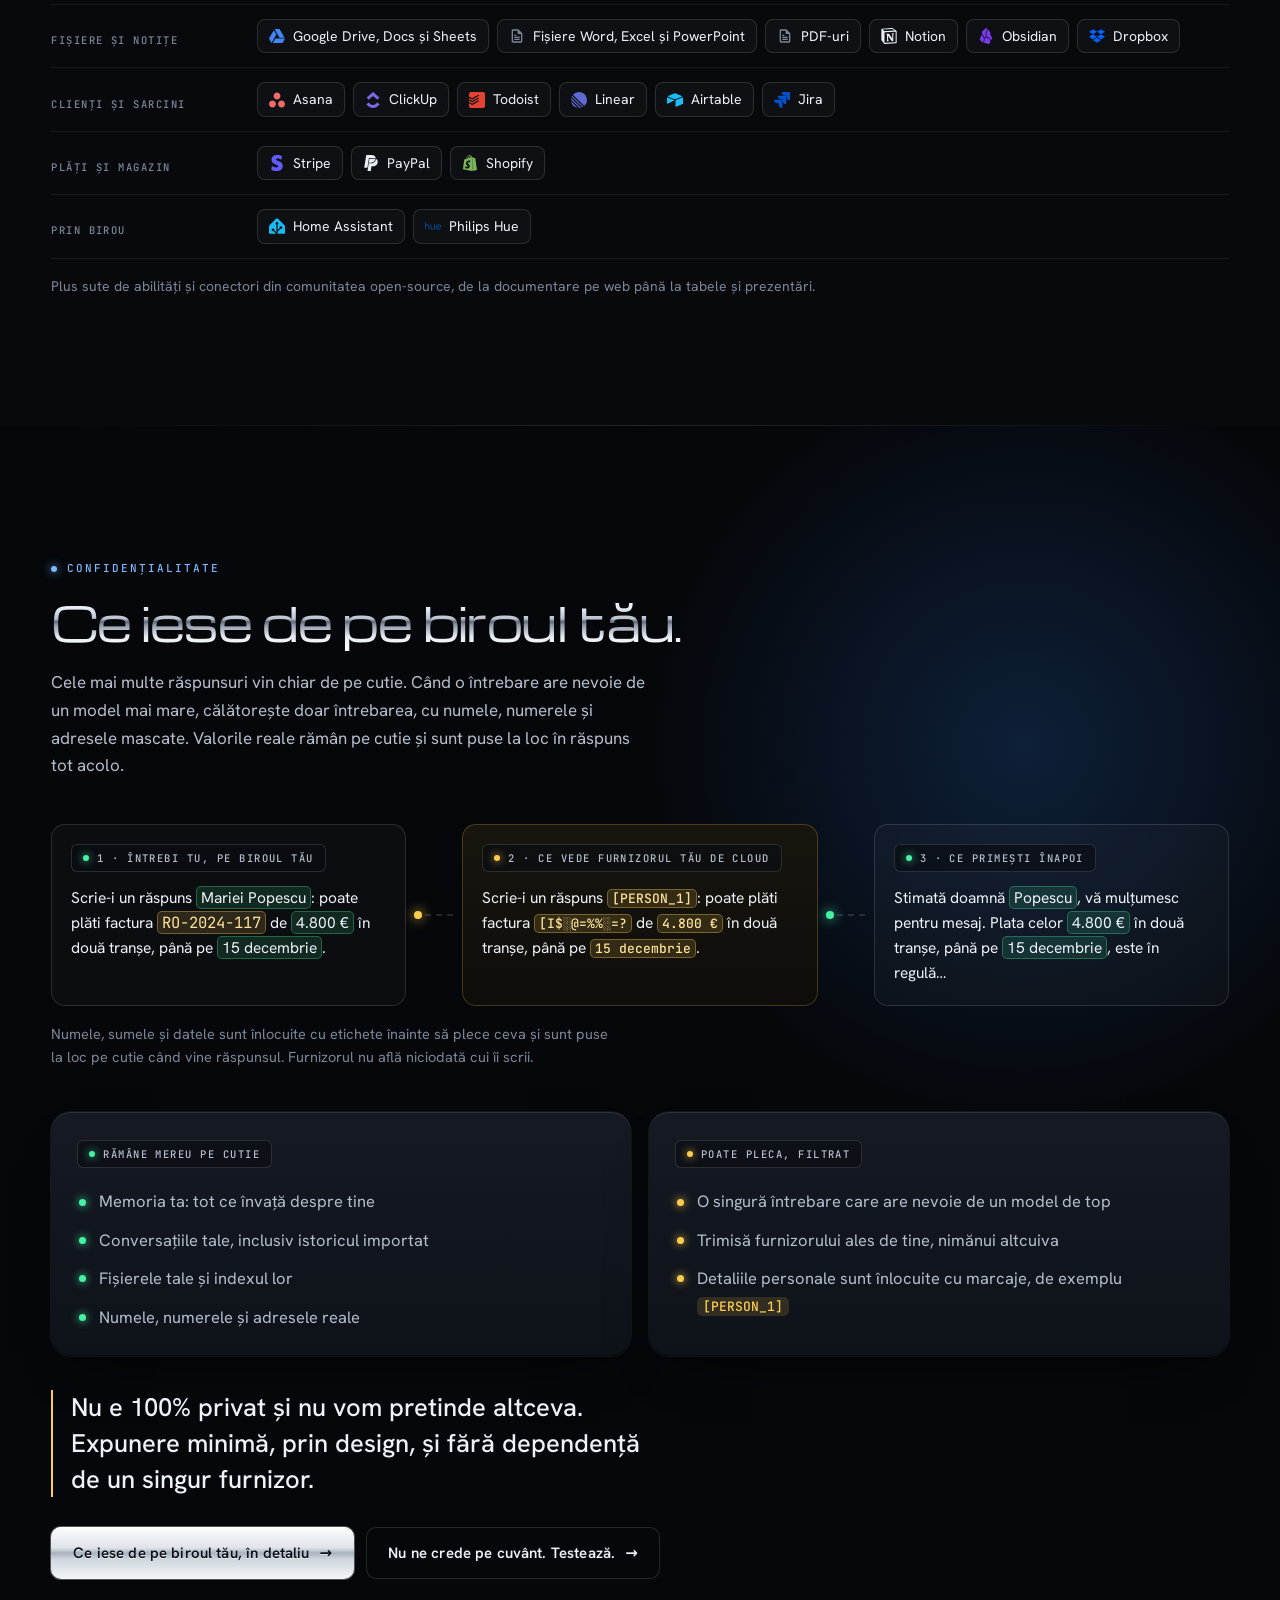
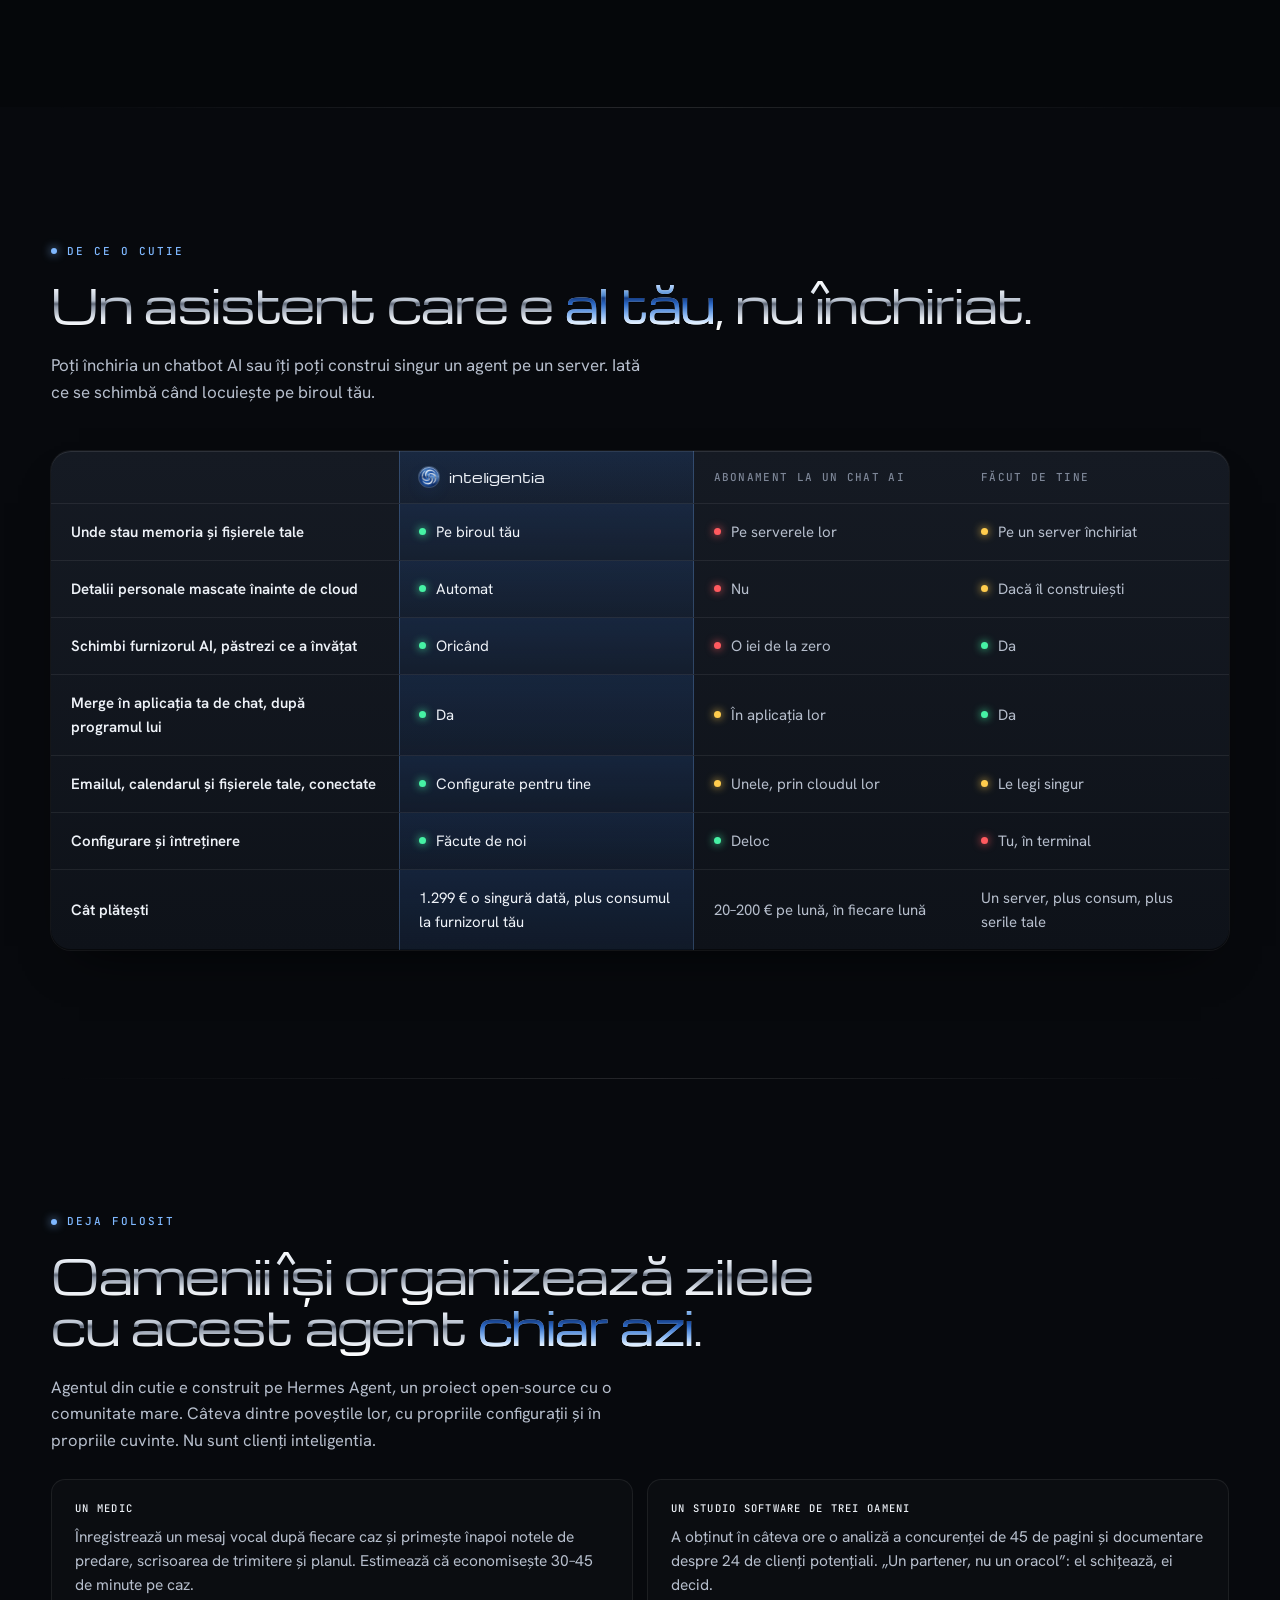
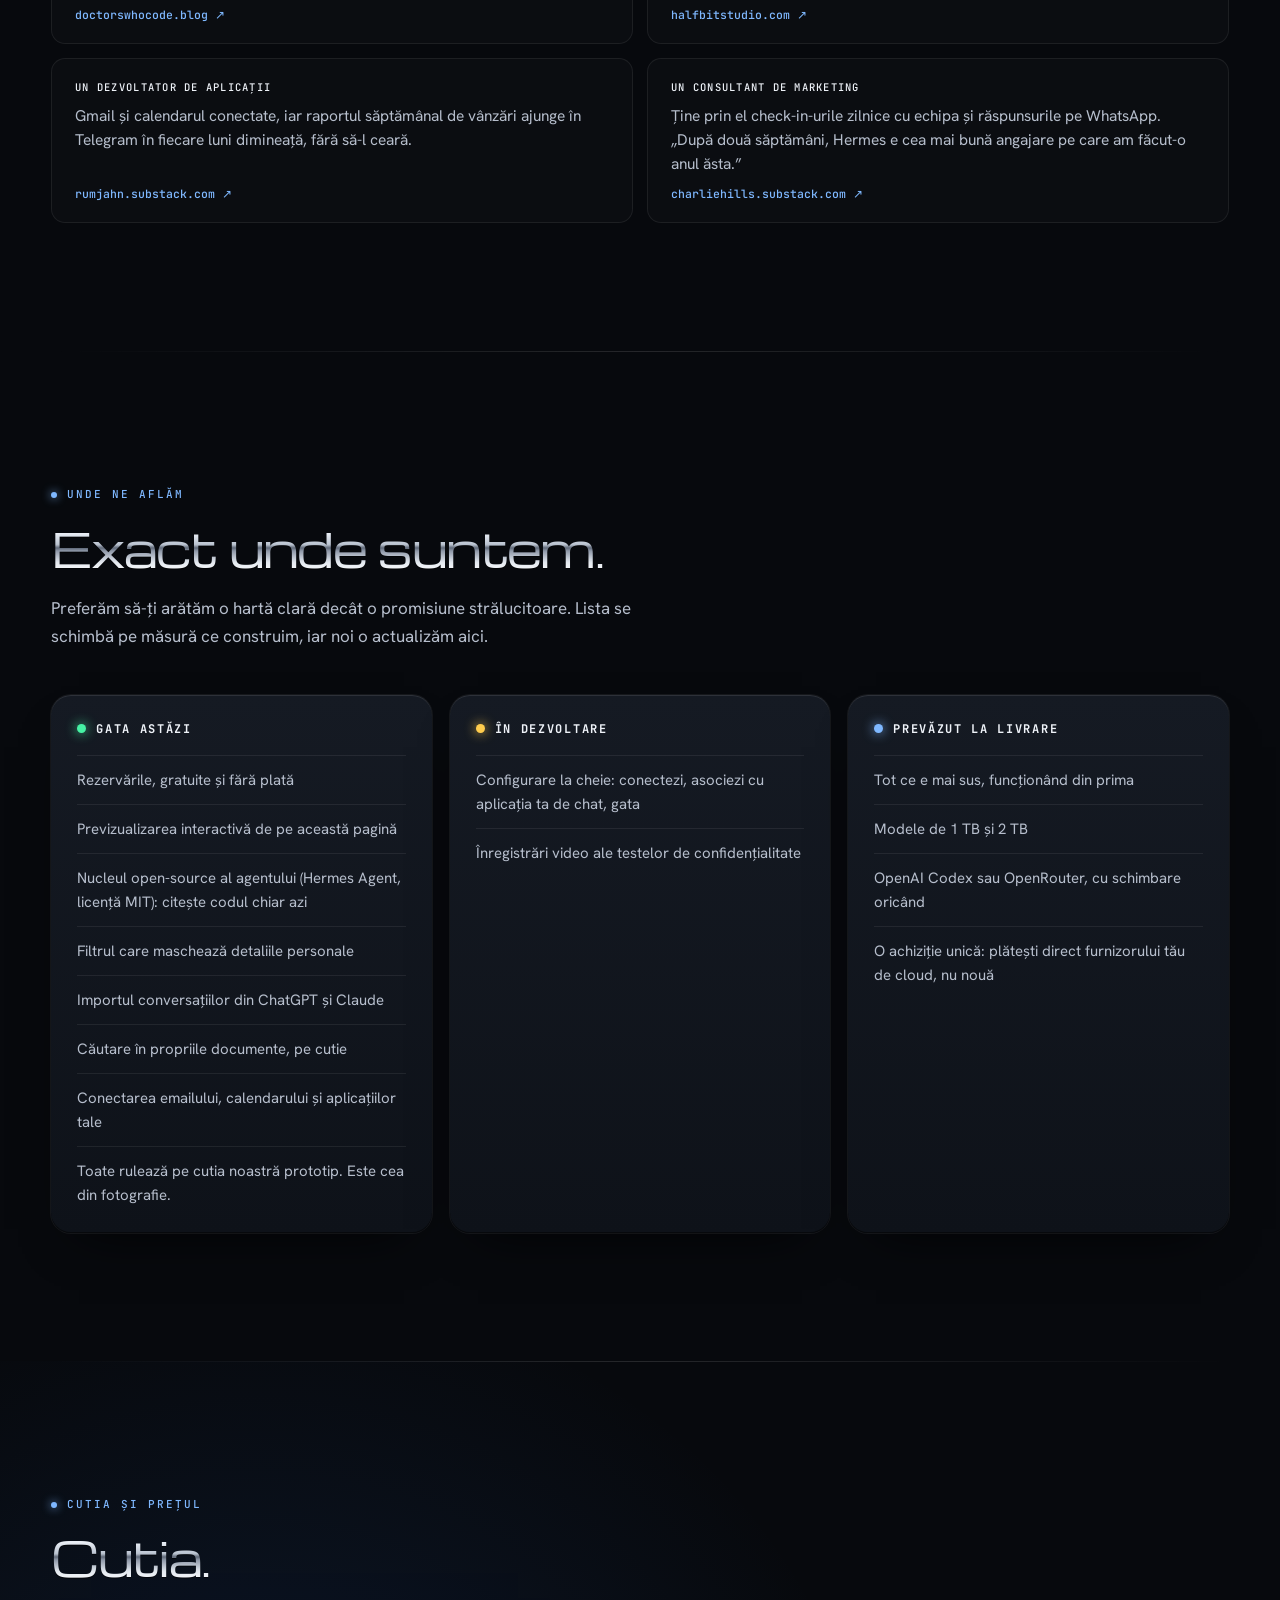
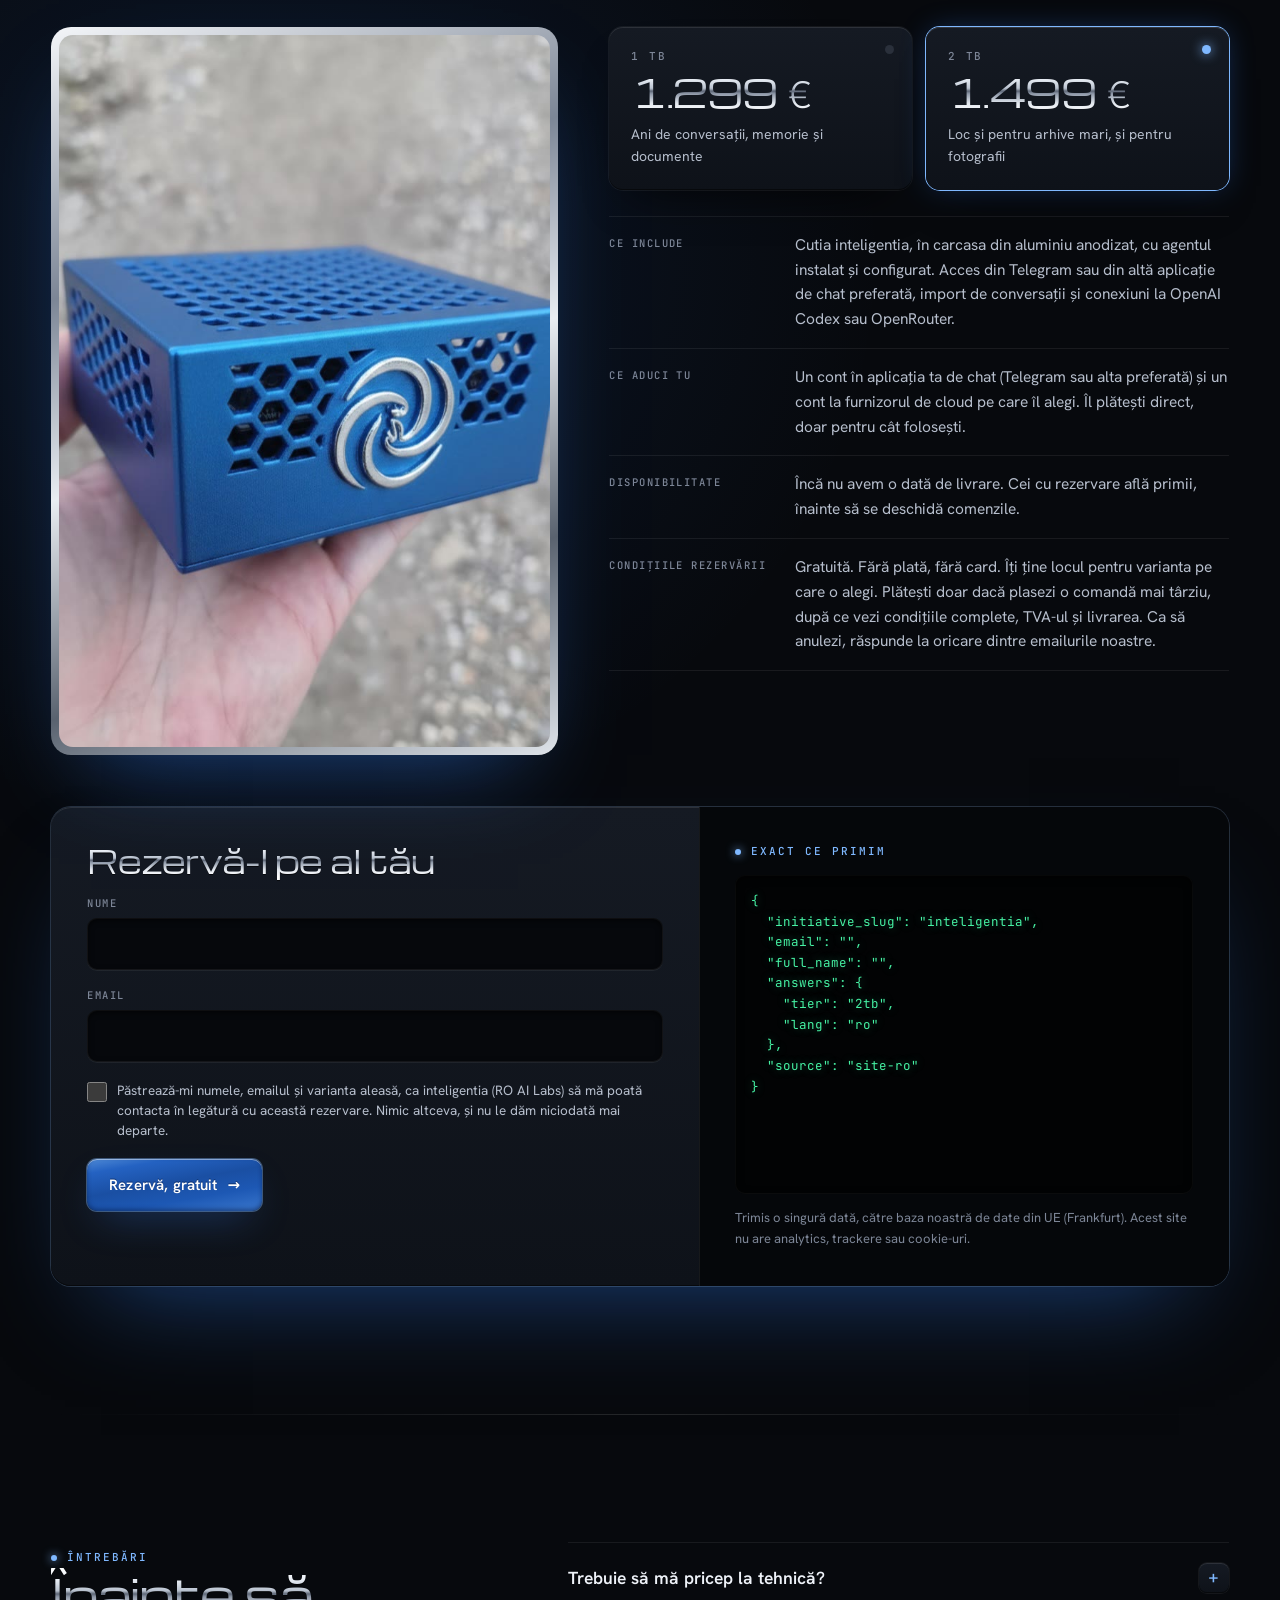
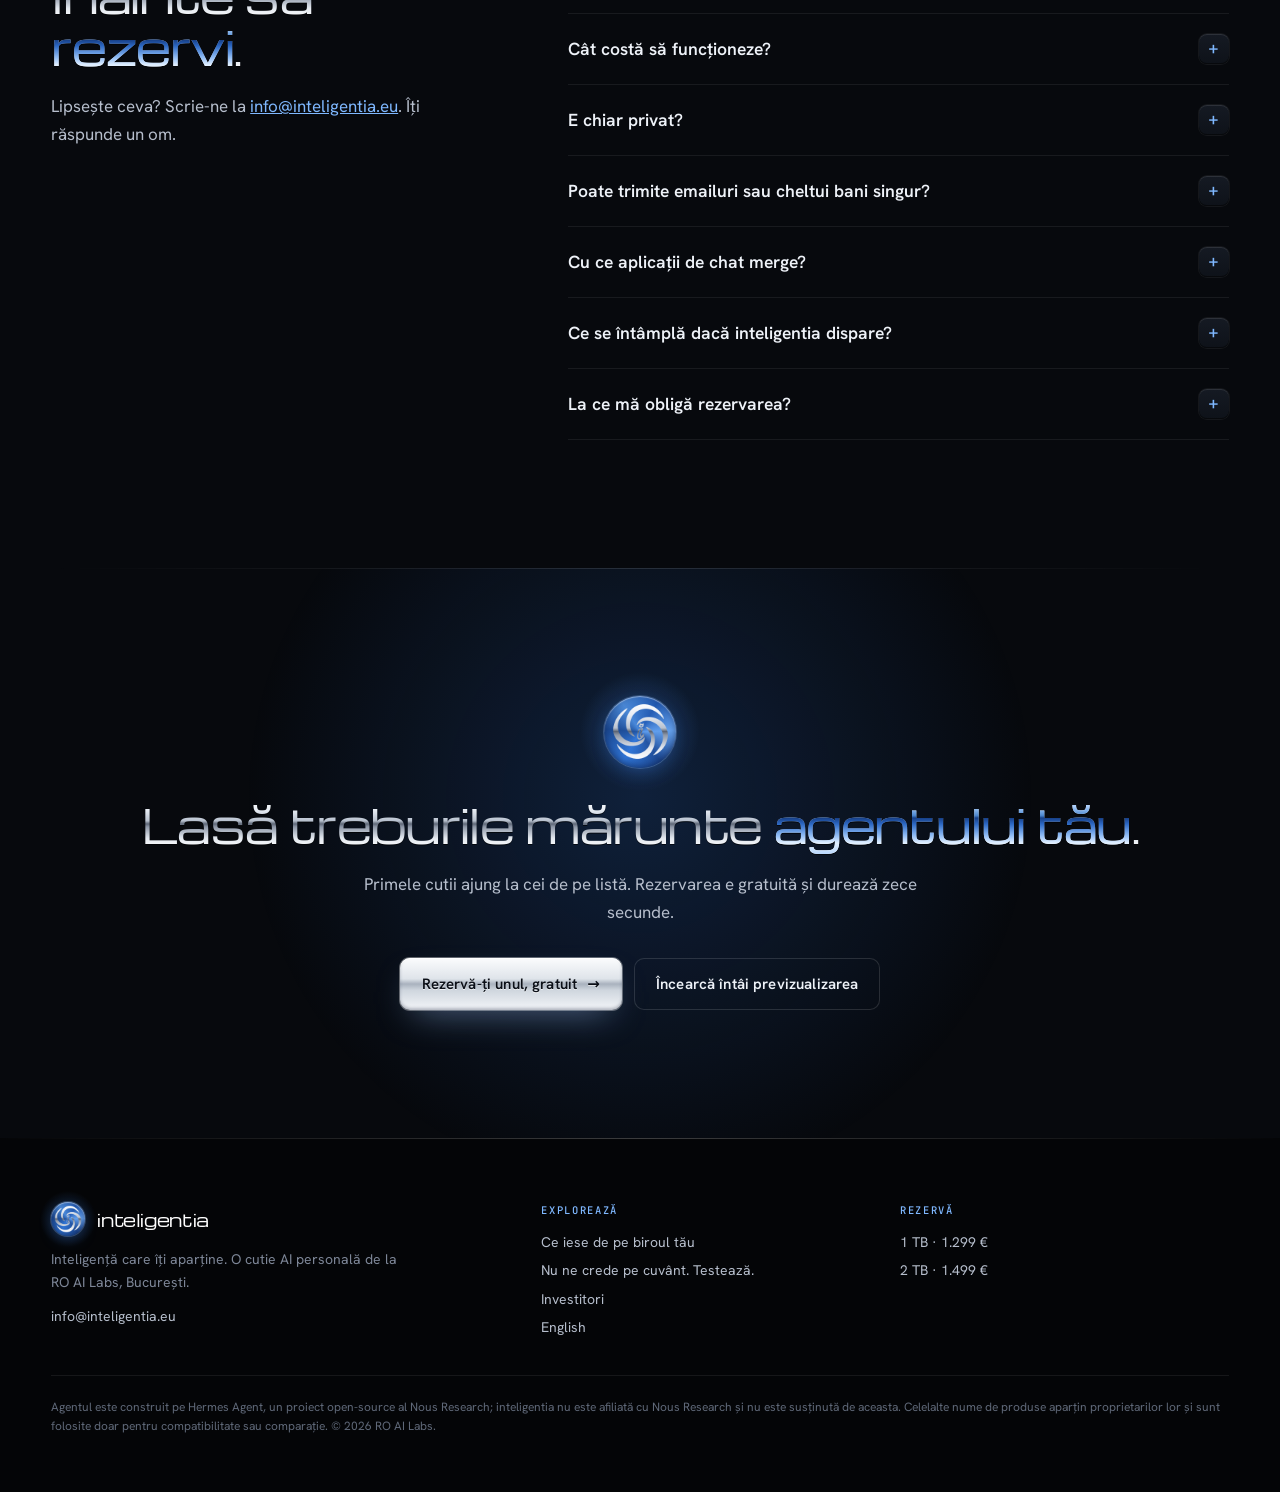
<file: index-ro.html>
<!DOCTYPE html>
<html lang="ro">
<head>
<meta charset="UTF-8">
<meta name="viewport" content="width=device-width, initial-scale=1, interactive-widget=resizes-content">
<title>inteligentia · Inteligență care îți aparține</title>
<meta name="description" content="Un agent AI personal care rulează pe un computer mic, la tine pe birou. Memoria, conversațiile și fișierele tale de lucru rămân la tine; întrebările grele merg la modelul din cloud pe care îl alegi, după ce detaliile personale sunt mascate. De la 1.299&nbsp;€.">
<link rel="canonical" href="https://inteligentia.eu/index-ro.html">
<link rel="alternate" hreflang="en" href="https://inteligentia.eu/">
<link rel="alternate" hreflang="ro" href="https://inteligentia.eu/index-ro.html">
<meta property="og:title" content="inteligentia · Inteligență care îți aparține">
<meta property="og:description" content="Un agent AI personal care rulează pe un computer mic, la tine pe birou. Memoria, conversațiile și fișierele de lucru rămân la tine.">
<meta property="og:image" content="https://inteligentia.eu/assets/img/og-box.jpg">
<meta property="og:type" content="website">
<meta name="theme-color" content="#07090d">
<script>try{if(!matchMedia("(prefers-reduced-motion: reduce)").matches){var d=document.documentElement;d.classList.add("booting");setTimeout(function(){if(d.classList.contains("booting")){d.classList.remove("booting");d.classList.add("lit","booted")}},5000)}}catch(e){}</script>
<link rel="icon" href="assets/img/icon-192.png">
<link rel="apple-touch-icon" href="assets/img/icon-192.png">
<link rel="stylesheet" href="assets/css/fonts.css">
<link rel="stylesheet" href="assets/css/site.css">
<link rel="stylesheet" href="assets/css/agent.css">
<link rel="stylesheet" href="assets/css/persuade.css">
</head>
<body data-page="home">
<a class="skip" href="#main">Treci la conținut</a>

<header class="hud-top">
  <a class="brand" href="index-ro.html" aria-label="inteligentia, pagina principală"><span class="orb" aria-hidden="true"></span><span>inteligentia</span></a>
  <nav class="nav" aria-label="Principal">
    <div class="nav-links">
      <a class="link" href="#does">Ce face</a>
      <a class="link" href="#privacy">Confidențialitate</a>
      <a class="link" href="#hardware">Preț</a>
    </div>
    <a class="link lang" href="index.html" hreflang="en" lang="en">EN</a>
    <a class="btn primary sm" href="#reserve">Rezervă</a>
  </nav>
</header>

<main id="main">

  <!-- ============ opening ============ -->
  <section class="hero" aria-labelledby="hero-title">
    <div class="wrap hero-grid">
      <figure class="unit">
        <div class="render" id="box3d">
          <img class="poster" src="assets/render/box-poster.jpg" alt="Randare a cutiei inteligentia: carcasă albastră din aluminiu cu ventilații hexagonale, prin care se văd placa, radiatorul și ventilatorul, și un cadran rotund din sticlă cu sigla în spirală pe față." width="864" height="864" fetchpriority="high">
          <video class="loop" src="assets/render/box.mp4" poster="assets/render/box-poster.jpg" autoplay muted loop playsinline preload="auto" aria-hidden="true" tabindex="-1"></video>
          <p class="pin"><span class="tag local">Acesta e agentul tău</span><span class="tag plain">Stă pe biroul tău · mereu pornită</span></p>
        </div>
        <figcaption class="console">
          <ul class="readout" id="readout" aria-label="Cum funcționează cutia">
            <li><span>memorie</span><b>pe cutie</b></li>
            <li><span>agent</span><b>treaz</b></li>
            <li><span>filtru</span><b>activ</b></li>
            <li><span>trimis în cloud</span><b>0 B</b></li>
          </ul>
          <p class="console-note">Luminile de stare sunt ilustrative</p>
        </figcaption>
      </figure>
      <div class="hero-copy">
        <p class="kicker">Inteligență care îți aparține · un singur preț, de la 1.299&nbsp;€</p>
        <h1 id="hero-title" class="d d-xl">Scapă de treburile mărunte. <em>Păstrează-ți</em> datele.</h1>
        <p class="category">O cutie mică, pe biroul tău, care rulează propriul tău asistent AI. Îi scrii ca unui coleg. Se ocupă de inbox, facturi, documentare și follow-up-uri.</p>
        <p class="lede">Învață cum lucrezi și păstrează asta pe cutie, nu pe serverele altcuiva. Când o sarcină are nevoie de un model de top, împrumută unul de la furnizorul pe care îl alegi, după ce îți maschează detaliile personale.</p>
        <div class="paths">
          <a class="btn primary" href="#reserve">Rezervă-ți unul, gratuit <span class="arr">→</span></a>
          <a class="btn glow" href="#agent" data-open-agent><span class="orb xs" aria-hidden="true"></span>Cunoaște-ți agentul</a>
        </div>
        <ul class="proofbar" aria-label="Pe scurt">
          <li><b>250.000+</b><span>stele pe GitHub pentru agentul open-source din cutie</span></li>
          <li><b>0 B</b><span>din memoria agentului tău în cloudul cuiva</span></li>
          <li><b>1 preț</b><span>Niciun abonament la noi, niciodată</span></li>
        </ul>
        <p class="fine-note">„Cunoaște-ți agentul” deschide o previzualizare interactivă care rulează în browserul tău, neconectată la un dispozitiv inteligentia real.</p>
      </div>
    </div>
  </section>

  <!-- ============ a day with your agent ============ -->
  <section class="block day" id="how" aria-labelledby="how-title">
    <div class="wrap">
      <div class="day-grid">
        <div class="day-copy">
          <p class="kicker">O zi cu agentul tău</p>
          <h2 id="how-title" class="d d-l">Marțea ta, <em>rezolvată</em>.</h2>
          <p class="lede">Așa arată o zi obișnuită de lucru când treburile mărunte ajung la agentul tău. Totul se întâmplă în aplicația de chat pe care o folosești deja. Atinge o oră ca să sari acolo.</p>
          <ol class="day-times" aria-label="Momente din zi">
            <li><button type="button" data-step="0" aria-pressed="true"><b>08:00</b><span>Ziua ta, într-un mesaj</span></button></li>
            <li><button type="button" data-step="1" aria-pressed="false"><b>09:45</b><span>Pregătit înainte de apel</span></button></li>
            <li><button type="button" data-step="2" aria-pressed="false"><b>11:10</b><span>Un mesaj vocal devine follow-up</span></button></li>
            <li><button type="button" data-step="3" aria-pressed="false"><b>14:00</b><span>Documentare, cu surse</span></button></li>
            <li><button type="button" data-step="4" aria-pressed="false"><b>16:30</b><span>A observat ceva</span></button></li>
            <li><button type="button" data-step="5" aria-pressed="false"><b>18:30</b><span>Ziua de mâine, deja pregătită</span></button></li>
          </ol>
        </div>

        <div class="phone" aria-label="Exemplu de conversație cu agentul tău">
          <div class="phone-top">
            <span class="orb xs" aria-hidden="true"></span>
            <div><b>Agentul tău</b><small>pe biroul tău · online</small></div>
            <span class="phone-clock" id="day-clock">08:00</span>
          </div>
          <div class="phone-log" id="day-log">
            <div class="scene" data-t="08:00">
              <p class="ag">Bună dimineața. Ai trei întâlniri azi, prima la 10:00 cu Northwind.</p>
              <p class="ag">Două emailuri te așteaptă: Dan întreabă de contract, iar factura către Acme e restantă de 12 zile (2.400 €).</p>
              <p class="me">Trimite-i lui Acme un reminder. Politicos, dar ferm.</p>
              <p class="ag">Gata, pe tonul tău obișnuit. <span class="act">Verifică și trimite</span></p>
              <p class="tl">a citit inboxul și calendarul · răspuns pe cutie · 0 B trimiși</p>
            </div>
            <div class="scene" data-t="09:45">
              <p class="ag">Northwind în 15 minute. Ultima dată ați stabilit săptămâna de lansare 12–19 iulie, buget 2.400 €.</p>
              <p class="ag">Noutate de atunci: caută un șef de marketing. Merită să întrebi cine se va ocupa de lansare.</p>
              <p class="me">Bine punctat. Au ceva neplătit?</p>
              <p class="ag">Nu, au plătit tot.</p>
              <p class="tl">a folosit 3 amintiri · le-a verificat site-ul · 0 B din datele tale trimiși</p>
            </div>
            <div class="scene" data-t="11:10">
              <p class="me voice"><span class="wave" aria-hidden="true"></span> Mesaj vocal · 0:48</p>
              <p class="ag">Am înțeles. Notițele sunt salvate la Northwind. Trei sarcini:<br>1. Oferta revizuită până joi<br>2. Prezintă-i designerului tău<br>3. Apel de follow-up săptămâna viitoare</p>
              <p class="ag">Emailul de follow-up e scris, iar pentru apel am blocat miercuri la 11:00. <span class="act">Verifică</span></p>
              <p class="tl">transcris pe cutie · 0 B trimiși</p>
            </div>
            <div class="scene" data-t="14:00">
              <p class="me">Găsește-mi 10 hoteluri boutique din Cluj cu pagini de rezervare învechite.</p>
              <p class="ag">Iată 10, fiecare cu link, ce pare învechit și pe cine să contactezi. Le-am adăugat în tabelul tău de clienți potențiali.</p>
              <p class="src">Clienți potențiali · 10 rânduri noi · 23 de surse</p>
              <p class="tl">a folosit modelul tău din cloud · nume mascate · 1,4 KB trimiși</p>
            </div>
            <div class="scene" data-t="16:30">
              <p class="ag">Atenție: licitația publică pe care o urmărești, pentru servicii de marketing digital, tocmai a publicat un lot nou. Termen: 14 noiembrie.</p>
              <p class="me">Rezumă-mi ce vor.</p>
              <p class="ag">Social media și reclame timp de 12 luni, buget 38.000 €, agențiile mici sunt binevenite. Vrei o listă de argumente pro și contra?</p>
              <p class="tl">verificat din oră în oră pe cutie · te-a anunțat doar când s-a schimbat ceva</p>
            </div>
            <div class="scene" data-t="18:30">
              <p class="ag">Încheiem ziua. Mâine: un apel la 10:00, iar factura lui Dan e scadentă.</p>
              <p class="ag">E pregătită în euro, cu termen de 30 de zile, ca de obicei, și fără întâlniri înainte de 10, cum preferi. <span class="act">Aprobă</span></p>
              <p class="me">Perfect. Mersi!</p>
              <p class="tl">a folosit 2 amintiri · răspuns pe cutie · 0 B trimiși</p>
            </div>
          </div>
          <div class="phone-input" aria-hidden="true"><span>Mesaj</span><i></i></div>
        </div>
      </div>

      <div class="facts rv">
        <div><b>Vorbești în aplicația ta de chat</b><p>Nicio aplicație nouă. E un contact în Telegram, WhatsApp, Signal sau Slack, pe telefon și pe laptop.</p></div>
        <div><b>Îți aduci istoricul</b><p>Importă-ți conversațiile din ChatGPT și Claude, ca să te cunoască din prima zi.</p></div>
        <div><b>Alegi creierul</b><p>Conectezi OpenAI Codex sau OpenRouter cu propriul cont. Schimbi oricând vrei și păstrezi tot ce a învățat.</p></div>
      </div>
      <div class="paths center">
        <button class="btn glow" type="button" data-open-agent><span class="orb xs" aria-hidden="true"></span>Vorbește chiar tu cu previzualizarea</button>
      </div>
    </div>
  </section>

  <!-- ============ what it does ============ -->
  <section class="block" id="does" aria-labelledby="does-title">
    <div class="wrap">
      <p class="kicker">Ce face</p>
      <h2 id="does-title" class="d d-l">Preia treburile mărunte <em>de pe umerii tăi</em>.</h2>
      <p class="lede">Gândește-te la un asistent isteț care locuiește în aplicația ta de chat. Îi scrii simplu, îi trimiți un mesaj vocal sau îi dai un program. Face treaba și revine cu rezultatul.</p>

      <div class="jobs rv">
        <article class="job">
          <p class="when">În fiecare dimineață, 8:00</p>
          <h3>Ziua ta într-un singur mesaj</h3>
          <p>Întâlnirile de azi, emailurile care te așteaptă și facturile scadente săptămâna asta, gata înainte de cafea.</p>
        </article>
        <article class="job">
          <p class="when">Înainte de un apel</p>
          <h3>Pregătit despre client</h3>
          <p>Cine sunt, ce ați stabilit ultima dată, ce îți mai datorează și ce e nou la firma lor.</p>
        </article>
        <article class="job">
          <p class="when">După un apel</p>
          <h3>Intră un mesaj vocal, iese follow-up-ul</h3>
          <p>Vorbești un minut în drum spre ieșire. Primești notițele, sarcinile și un email de follow-up gata de trimis.</p>
        </article>
        <article class="job">
          <p class="when">Inboxul tău</p>
          <h3>Emailuri sortate, răspunsuri schițate</h3>
          <p>Semnalează ce e urgent, arhivează chitanțele și schițează răspunsuri pe tonul tău. Nu pleacă nimic fără acordul tău.</p>
        </article>
        <article class="job">
          <p class="when">Banii tăi</p>
          <h3>Facturi care nu se pierd</h3>
          <p>Pregătește facturi din orele lucrate, te ajută să urmărești restanțele și verifică plățile în foaia ta de calcul.</p>
        </article>
        <article class="job">
          <p class="when">În fundal</p>
          <h3>Stă de veghe pentru tine</h3>
          <p>Știri despre concurență, licitații noi, o scădere de preț, o pagină care se schimbă. Te anunță doar când chiar s-a întâmplat ceva.</p>
        </article>
        <article class="job">
          <p class="when">Documentare</p>
          <h3>O după-amiază de căutări, într-un răspuns</h3>
          <p>Analize de piață, comparații cu concurența, liste de clienți potențiali. Fiecare afirmație vine cu link, ca s-o poți verifica.</p>
        </article>
        <article class="job">
          <p class="when">Cu timpul</p>
          <h3>Îți învață rutinele</h3>
          <p>Îi arăți o dată cum închizi luna. Reține pașii, iar data viitoare îi spui doar „închide luna”.</p>
        </article>
      </div>
      <p class="jobs-hint" aria-hidden="true">Glisează pentru mai multe →</p>

      <div class="apps rv">
        <div class="apps-head">
          <h3>Merge cu ce folosești deja</h3>
          <p>Le conectăm pe cele de care ai nevoie când îți configurăm cutia. Unele cer un cont al tău.</p>
        </div>
        <dl>
          <div><dt>Vorbești cu el pe</dt><dd><span><svg class="ai" style="color:#26A5E4" aria-hidden="true"><use href="assets/img/apps.svg#telegram"/></svg>Telegram</span><span><svg class="ai" style="color:#25D366" aria-hidden="true"><use href="assets/img/apps.svg#whatsapp"/></svg>WhatsApp</span><span><svg class="ai" style="color:#3B45FD" aria-hidden="true"><use href="assets/img/apps.svg#signal"/></svg>Signal</span><span><svg class="ai" style="color:#e9eef5" aria-hidden="true"><use href="assets/img/apps.svg#slack"/></svg>Slack</span><span><svg class="ai g" aria-hidden="true"><use href="assets/img/apps.svg#team"/></svg>Microsoft Teams</span><span><svg class="ai" style="color:#5865F2" aria-hidden="true"><use href="assets/img/apps.svg#discord"/></svg>Discord</span><span><svg class="ai g" aria-hidden="true"><use href="assets/img/apps.svg#mail"/></svg>Email</span><span><svg class="ai g" aria-hidden="true"><use href="assets/img/apps.svg#chat"/></svg>SMS</span></dd></div>
          <div><dt>Email și calendar</dt><dd><span><svg class="ai" style="color:#EA4335" aria-hidden="true"><use href="assets/img/apps.svg#gmail"/></svg>Gmail</span><span><svg class="ai" style="color:#4285F4" aria-hidden="true"><use href="assets/img/apps.svg#googlecalendar"/></svg>Google Calendar</span><span><svg class="ai g" aria-hidden="true"><use href="assets/img/apps.svg#mail"/></svg>Orice cont de email</span><span><svg class="ai" style="color:#006BFF" aria-hidden="true"><use href="assets/img/apps.svg#calendly"/></svg>Calendly</span></dd></div>
          <div><dt>Fișiere și notițe</dt><dd><span><svg class="ai" style="color:#4285F4" aria-hidden="true"><use href="assets/img/apps.svg#googledrive"/></svg>Google Drive, Docs și Sheets</span><span><svg class="ai g" aria-hidden="true"><use href="assets/img/apps.svg#doc"/></svg>Fișiere Word, Excel și PowerPoint</span><span><svg class="ai g" aria-hidden="true"><use href="assets/img/apps.svg#doc"/></svg>PDF-uri</span><span><svg class="ai" style="color:#e9eef5" aria-hidden="true"><use href="assets/img/apps.svg#notion"/></svg>Notion</span><span><svg class="ai" style="color:#7C3AED" aria-hidden="true"><use href="assets/img/apps.svg#obsidian"/></svg>Obsidian</span><span><svg class="ai" style="color:#0061FF" aria-hidden="true"><use href="assets/img/apps.svg#dropbox"/></svg>Dropbox</span></dd></div>
          <div><dt>Clienți și sarcini</dt><dd><span><svg class="ai" style="color:#F06A6A" aria-hidden="true"><use href="assets/img/apps.svg#asana"/></svg>Asana</span><span><svg class="ai" style="color:#7B68EE" aria-hidden="true"><use href="assets/img/apps.svg#clickup"/></svg>ClickUp</span><span><svg class="ai" style="color:#E44332" aria-hidden="true"><use href="assets/img/apps.svg#todoist"/></svg>Todoist</span><span><svg class="ai" style="color:#5E6AD2" aria-hidden="true"><use href="assets/img/apps.svg#linear"/></svg>Linear</span><span><svg class="ai" style="color:#18BFFF" aria-hidden="true"><use href="assets/img/apps.svg#airtable"/></svg>Airtable</span><span><svg class="ai" style="color:#0052CC" aria-hidden="true"><use href="assets/img/apps.svg#jira"/></svg>Jira</span></dd></div>
          <div><dt>Plăți și magazin</dt><dd><span><svg class="ai" style="color:#635BFF" aria-hidden="true"><use href="assets/img/apps.svg#stripe"/></svg>Stripe</span><span><svg class="ai" style="color:#e9eef5" aria-hidden="true"><use href="assets/img/apps.svg#paypal"/></svg>PayPal</span><span><svg class="ai" style="color:#7AB55C" aria-hidden="true"><use href="assets/img/apps.svg#shopify"/></svg>Shopify</span></dd></div>
          <div><dt>Prin birou</dt><dd><span><svg class="ai" style="color:#18BCF2" aria-hidden="true"><use href="assets/img/apps.svg#homeassistant"/></svg>Home Assistant</span><span><svg class="ai" style="color:#0065D3" aria-hidden="true"><use href="assets/img/apps.svg#philipshue"/></svg>Philips Hue</span></dd></div>
        </dl>
        <p class="apps-more">Plus sute de abilități și conectori din comunitatea open-source, de la documentare pe web până la tabele și prezentări.</p>
      </div>

    </div>
  </section>

  <!-- ============ privacy ============ -->
  <section class="block night hex" id="privacy" aria-labelledby="privacy-title">
    <div class="wrap">
      <p class="kicker">Confidențialitate</p>
      <h2 id="privacy-title" class="d d-l">Ce iese de pe biroul tău.</h2>
      <p class="lede">Cele mai multe răspunsuri vin chiar de pe cutie. Când o întrebare are nevoie de un model mai mare, călătorește doar întrebarea, cu numele, numerele și adresele mascate. Valorile reale rămân pe cutie și sunt puse la loc în răspuns tot acolo.</p>

      <div class="wire rv" id="wire" aria-label="Exemplu: cum e mascată o întrebare înainte să plece de pe cutie">
        <div class="wire-step">
          <span class="tag local">1 · Întrebi tu, pe biroul tău</span>
          <p class="msg">Scrie-i un răspuns <mark data-ph="[PERSON_1]">Mariei Popescu</mark>: poate plăti factura <mark data-ph="[INVOICE_1]">RO-2024-117</mark> de <mark data-ph="[AMOUNT_1]">4.800 €</mark> în două tranșe, până pe <mark data-ph="[DATE_1]">15 decembrie</mark>.</p>
        </div>
        <div class="wire-pipe" aria-hidden="true"><i></i></div>
        <div class="wire-step out">
          <span class="tag filter">2 · Ce vede furnizorul tău de cloud</span>
          <p class="msg">Scrie-i un răspuns <mark>[PERSON_1]</mark>: poate plăti factura <mark>[INVOICE_1]</mark> de <mark>[AMOUNT_1]</mark> în două tranșe, până pe <mark>[DATE_1]</mark>.</p>
        </div>
        <div class="wire-pipe back" aria-hidden="true"><i></i></div>
        <div class="wire-step">
          <span class="tag local">3 · Ce primești înapoi</span>
          <p class="msg">Stimată doamnă <mark class="real">Popescu</mark>, vă mulțumesc pentru mesaj. Plata celor <mark class="real">4.800 €</mark> în două tranșe, până pe <mark class="real">15 decembrie</mark>, este în regulă…</p>
        </div>
      </div>
      <p class="wire-note rv">Numele, sumele și datele sunt înlocuite cu etichete înainte să plece ceva și sunt puse la loc pe cutie când vine răspunsul. Furnizorul nu află niciodată cui îi scrii.</p>
      <div class="lanes2 rv">
        <div class="lane">
          <span class="tag local">Rămâne mereu pe cutie</span>
          <ul>
            <li>Memoria ta: tot ce învață despre tine</li>
            <li>Conversațiile tale, inclusiv istoricul importat</li>
            <li>Fișierele tale și indexul lor</li>
            <li>Numele, numerele și adresele reale</li>
          </ul>
        </div>
        <div class="lane">
          <span class="tag filter">Poate pleca, filtrat</span>
          <ul>
            <li>O singură întrebare care are nevoie de un model de top</li>
            <li>Trimisă furnizorului ales de tine, nimănui altcuiva</li>
            <li>Detaliile personale sunt înlocuite cu marcaje, de exemplu <code>[PERSON_1]</code></li>
          </ul>
        </div>
      </div>
      <p class="honest-line">Nu e 100% privat și nu vom pretinde altceva. Expunere minimă, prin design, și fără dependență de un singur furnizor.</p>
      <div class="paths">
        <a class="btn on-dark" href="security-ro.html">Ce iese de pe biroul tău, în detaliu <span class="arr">→</span></a>
        <a class="btn ghost on-dark" href="proof-ro.html">Nu ne crede pe cuvânt. Testează. <span class="arr">→</span></a>
      </div>
    </div>
  </section>

  <!-- ============ compare ============ -->
  <section class="block" id="compare" aria-labelledby="compare-title">
    <div class="wrap">
      <p class="kicker">De ce o cutie</p>
      <h2 id="compare-title" class="d d-l">Un asistent care e <em>al tău</em>, nu închiriat.</h2>
      <p class="lede">Poți închiria un chatbot AI sau îți poți construi singur un agent pe un server. Iată ce se schimbă când locuiește pe biroul tău.</p>

      <div class="cmp rv" style="--l-sub: 'Abonament chat AI'; --l-diy: 'Făcut de tine'" role="table" aria-label="inteligentia comparat cu un abonament la un chat AI și cu o configurare făcută de tine">
        <div class="cmp-row cmp-head" role="row">
          <span role="columnheader"><span class="sr">Caracteristică</span></span>
          <span role="columnheader" class="us"><span class="orb xs" aria-hidden="true"></span>inteligentia</span>
          <span role="columnheader">Abonament la un chat AI</span>
          <span role="columnheader">Făcut de tine</span>
        </div>
        <div class="cmp-row" role="row">
          <span role="rowheader">Unde stau memoria și fișierele tale</span>
          <span role="cell" class="us yes">Pe biroul tău</span>
          <span role="cell" class="no">Pe serverele lor</span>
          <span role="cell" class="mid">Pe un server închiriat</span>
        </div>
        <div class="cmp-row" role="row">
          <span role="rowheader">Detalii personale mascate înainte de cloud</span>
          <span role="cell" class="us yes">Automat</span>
          <span role="cell" class="no">Nu</span>
          <span role="cell" class="mid">Dacă îl construiești</span>
        </div>
        <div class="cmp-row" role="row">
          <span role="rowheader">Schimbi furnizorul AI, păstrezi ce a învățat</span>
          <span role="cell" class="us yes">Oricând</span>
          <span role="cell" class="no">O iei de la zero</span>
          <span role="cell" class="yes">Da</span>
        </div>
        <div class="cmp-row" role="row">
          <span role="rowheader">Merge în aplicația ta de chat, după programul lui</span>
          <span role="cell" class="us yes">Da</span>
          <span role="cell" class="mid">În aplicația lor</span>
          <span role="cell" class="yes">Da</span>
        </div>
        <div class="cmp-row" role="row">
          <span role="rowheader">Emailul, calendarul și fișierele tale, conectate</span>
          <span role="cell" class="us yes">Configurate pentru tine</span>
          <span role="cell" class="mid">Unele, prin cloudul lor</span>
          <span role="cell" class="mid">Le legi singur</span>
        </div>
        <div class="cmp-row" role="row">
          <span role="rowheader">Configurare și întreținere</span>
          <span role="cell" class="us yes">Făcute de noi</span>
          <span role="cell" class="yes">Deloc</span>
          <span role="cell" class="no">Tu, în terminal</span>
        </div>
        <div class="cmp-row" role="row">
          <span role="rowheader">Cât plătești</span>
          <span role="cell" class="us">1.299 € o singură dată, plus consumul la furnizorul tău</span>
          <span role="cell">20–200 € pe lună, în fiecare lună</span>
          <span role="cell">Un server, plus consum, plus serile tale</span>
        </div>
      </div>
    </div>
  </section>

  <!-- ============ stories ============ -->
  <section class="block" id="stories" aria-labelledby="stories-title">
    <div class="wrap">
      <p class="kicker">Deja folosit</p>
      <h2 id="stories-title" class="d d-l">Oamenii își organizează zilele cu acest agent <em>chiar azi</em>.</h2>
      <div class="stories rv">
        <div class="apps-head">
          <p>Agentul din cutie e construit pe Hermes Agent, un proiect open-source cu o comunitate mare. Câteva dintre poveștile lor, cu propriile configurații și în propriile cuvinte. Nu sunt clienți inteligentia.</p>
        </div>
        <div class="story-grid">
          <a class="story" href="https://www.doctorswhocode.blog/blog/ai-operations-partner-hermes-agent-physician-workflows" rel="noopener" target="_blank" hreflang="en">
            <p class="who">Un medic</p>
            <p>Înregistrează un mesaj vocal după fiecare caz și primește înapoi notele de predare, scrisoarea de trimitere și planul. Estimează că economisește 30–45 de minute pe caz.</p>
            <span class="src">doctorswhocode.blog ↗</span>
          </a>
          <a class="story" href="https://halfbitstudio.com/en/how-we-run-our-company-with-hermes-agent/" rel="noopener" target="_blank" hreflang="en">
            <p class="who">Un studio software de trei oameni</p>
            <p>A obținut în câteva ore o analiză a concurenței de 45 de pagini și documentare despre 24 de clienți potențiali. „Un partener, nu un oracol”: el schițează, ei decid.</p>
            <span class="src">halfbitstudio.com ↗</span>
          </a>
          <a class="story" href="https://rumjahn.substack.com/p/complete-guide-to-mastering-hermes" rel="noopener" target="_blank" hreflang="en">
            <p class="who">Un dezvoltator de aplicații</p>
            <p>Gmail și calendarul conectate, iar raportul săptămânal de vânzări ajunge în Telegram în fiecare luni dimineață, fără să-l ceară.</p>
            <span class="src">rumjahn.substack.com ↗</span>
          </a>
          <a class="story" href="https://charliehills.substack.com/p/hermes-agent-beginner-advanced" rel="noopener" target="_blank" hreflang="en">
            <p class="who">Un consultant de marketing</p>
            <p>Ține prin el check-in-urile zilnice cu echipa și răspunsurile pe WhatsApp. „După două săptămâni, Hermes e cea mai bună angajare pe care am făcut-o anul ăsta.”</p>
            <span class="src">charliehills.substack.com ↗</span>
          </a>
        </div>
      </div>
    </div>
  </section>

  <!-- ============ where things stand ============ -->
  <section class="block" id="status" aria-labelledby="status-title">
    <div class="wrap">
      <p class="kicker">Unde ne aflăm</p>
      <h2 id="status-title" class="d d-l">Exact unde suntem.</h2>
      <p class="lede">Preferăm să-ți arătăm o hartă clară decât o promisiune strălucitoare. Lista se schimbă pe măsură ce construim, iar noi o actualizăm aici.</p>
      <div class="status rv">
        <div class="col now">
          <h3><span class="dot"></span>Gata astăzi</h3>
          <ul>
            <li>Rezervările, gratuite și fără plată</li>
            <li>Previzualizarea interactivă de pe această pagină</li>
            <li>Nucleul open-source al agentului (Hermes Agent, licență MIT): citește codul chiar azi</li>
            <li>Filtrul care maschează detaliile personale</li>
            <li>Importul conversațiilor din ChatGPT și Claude</li>
            <li>Căutare în propriile documente, pe cutie</li>
            <li>Conectarea emailului, calendarului și aplicațiilor tale</li>
            <li>Toate rulează pe cutia noastră prototip. Este cea din fotografie.</li>
          </ul>
        </div>
        <div class="col dev">
          <h3><span class="dot"></span>În dezvoltare</h3>
          <ul>
            <li>Configurare la cheie: conectezi, asociezi cu aplicația ta de chat, gata</li>
            <li>Înregistrări video ale testelor de confidențialitate</li>
          </ul>
        </div>
        <div class="col ship">
          <h3><span class="dot"></span>Prevăzut la livrare</h3>
          <ul>
            <li>Tot ce e mai sus, funcționând din prima</li>
            <li>Modele de 1 TB și 2 TB</li>
            <li>OpenAI Codex sau OpenRouter, cu schimbare oricând</li>
            <li>O achiziție unică: plătești direct furnizorului tău de cloud, nu nouă</li>
          </ul>
        </div>
      </div>
    </div>
  </section>

  <!-- ============ hardware, price, reservation ============ -->
  <section class="block product" id="hardware" aria-labelledby="hw-title">
    <div class="wrap">
      <p class="kicker">Cutia și prețul</p>
      <h2 id="hw-title" class="d d-l">Cutia.</h2>

      <div class="buy">
        <figure class="buy-photo">
          <img src="assets/img/box.jpg" alt="Cutia inteligentia: aluminiu anodizat albastru, ventilații hexagonale, siglă argintie în spirală, cam cât o palmă." width="689" height="1000" loading="lazy">
        </figure>

        <div class="buy-info">
          <div class="tiers" role="radiogroup" aria-label="Alege spațiul de stocare">
            <button class="tier" type="button" role="radio" data-tier="1tb" aria-checked="false">
              <span class="cap">1 TB</span><span class="price">1.299&nbsp;<i>€</i></span><span class="sub">Ani de conversații, memorie și documente</span>
            </button>
            <button class="tier" type="button" role="radio" data-tier="2tb" aria-checked="true">
              <span class="cap">2 TB</span><span class="price">1.499&nbsp;<i>€</i></span><span class="sub">Loc și pentru arhive mari, și pentru fotografii</span>
            </button>
          </div>

          <dl class="facts-list">
            <div><dt>Ce include</dt><dd>Cutia inteligentia, în carcasa din aluminiu anodizat, cu agentul instalat și configurat. Acces din Telegram sau din altă aplicație de chat preferată, import de conversații și conexiuni la OpenAI Codex sau OpenRouter.</dd></div>
            <div><dt>Ce aduci tu</dt><dd>Un cont în aplicația ta de chat (Telegram sau alta preferată) și un cont la furnizorul de cloud pe care îl alegi. Îl plătești direct, doar pentru cât folosești.</dd></div>
            <div><dt>Disponibilitate</dt><dd>Încă nu avem o dată de livrare. Cei cu rezervare află primii, înainte să se deschidă comenzile.</dd></div>
            <div><dt>Condițiile rezervării</dt><dd>Gratuită. Fără plată, fără card. Îți ține locul pentru varianta pe care o alegi. Plătești doar dacă plasezi o comandă mai târziu, după ce vezi condițiile complete, TVA-ul și livrarea. Ca să anulezi, răspunde la oricare dintre emailurile noastre.</dd></div>
          </dl>
        </div>
      </div>

      <div class="reserve-card" id="reserve">
        <form id="reserve-form" class="reserve-form" novalidate
          data-need="Adaugă-ți numele și un email valid, apoi bifează căsuța."
          data-sending="Se trimite…"
          data-done-title="Ești pe listă."
          data-ok="Mulțumim, {n}. Îți scriem pe email înainte să se deschidă comenzile."
          data-dup="{n}, erai deja pe listă. Nimic nu s-a schimbat, nimic nu s-a dublat."
          data-err="Nu a mers. Încearcă din nou sau scrie-ne la info@inteligentia.eu.">
          <h3 class="d d-m">Rezervă-l pe al tău</h3>
          <div class="field"><label for="f-name">Nume</label><input id="f-name" name="name" autocomplete="name" maxlength="120" required></div>
          <div class="field"><label for="f-email">Email</label><input id="f-email" name="email" type="email" autocomplete="email" inputmode="email" required></div>
          <label class="check"><input id="f-consent" type="checkbox" required> <span>Păstrează-mi numele, emailul și varianta aleasă, ca inteligentia (RO AI Labs) să mă poată contacta în legătură cu această rezervare. Nimic altceva, și nu le dăm niciodată mai departe.</span></label>
          <div class="hp" aria-hidden="true"><label for="f-web">Site web</label><input id="f-web" tabindex="-1" autocomplete="off"></div>
          <button class="btn glow" id="f-submit" type="submit">Rezervă, gratuit <span class="arr">→</span></button>
          <p class="form-msg" id="form-msg" role="status" aria-live="polite"></p>
        </form>
        <aside class="ledger" aria-label="Exact ce trimite acest formular">
          <p class="kicker">Exact ce primim</p>
          <pre id="payload"></pre>
          <p class="dest">Trimis o singură dată, către baza noastră de date din UE (Frankfurt). Acest site nu are analytics, trackere sau cookie-uri.</p>
        </aside>
      </div>
    </div>
  </section>
  <!-- ============ faq ============ -->
  <section class="block" id="faq" aria-labelledby="faq-title">
    <div class="wrap faq-grid">
      <div>
        <p class="kicker">Întrebări</p>
        <h2 id="faq-title" class="d d-l">Înainte să <em>rezervi</em>.</h2>
        <p class="lede">Lipsește ceva? Scrie-ne la <a href="mailto:info@inteligentia.eu">info@inteligentia.eu</a>. Îți răspunde un om.</p>
      </div>
      <div class="faq">
        <details>
          <summary>Trebuie să mă pricep la tehnică?</summary>
          <p>Nu. Cutia vine configurată. O asociezi cu aplicația ta de chat și începi să vorbești cu ea. Conectarea emailului, calendarului și aplicațiilor o facem împreună cu tine, nu o configurezi tu într-un terminal.</p>
        </details>
        <details>
          <summary>Cât costă să funcționeze?</summary>
          <p>Cutia o cumperi o singură dată. Treaba de zi cu zi rulează chiar pe cutie. Pentru întrebările care au nevoie de un model de top, plătești direct furnizorului ales, doar cât folosești. Îți poți pune o limită de cheltuieli la furnizor, ca să nu ai surprize.</p>
        </details>
        <details>
          <summary>E chiar privat?</summary>
          <p>Memoria, conversațiile și fișierele rămân pe cutie. Când o întrebare are nevoie de cloud, pleacă doar întrebarea, cu numele, cifrele și adresele mascate. Nu e 100% privat și nu ne prefacem că ar fi, dar e cea mai mică expunere pe care știm s-o construim. <a href="security-ro.html">Citește exact ce pleacă</a> sau <a href="proof-ro.html">testează chiar tu</a>.</p>
        </details>
        <details>
          <summary>Poate trimite emailuri sau cheltui bani singur?</summary>
          <p>Nu, decât dacă îi dai voie. Implicit el pregătește și tu aprobi: emailurile, facturile și tot ce poartă numele tău așteaptă confirmarea ta.</p>
        </details>
        <details>
          <summary>Cu ce aplicații de chat merge?</summary>
          <p>Telegram, WhatsApp, Signal, Slack, Microsoft Teams, Discord, email și SMS. Cei mai mulți încep cu Telegram, pentru că se asociază cel mai repede.</p>
        </details>
        <details>
          <summary>Ce se întâmplă dacă inteligentia dispare?</summary>
          <p>Cutia ta merge mai departe. Agentul din ea e open source, memoria și fișierele sunt pe biroul tău, iar conturile de chat și de AI sunt ale tale. Nimic nu depinde de faptul că noi rămânem pe piață.</p>
        </details>
        <details>
          <summary>La ce mă obligă rezervarea?</summary>
          <p>La nimic. E gratuită, fără card. Îți păstrează locul pentru varianta aleasă și afli de la noi înainte să se deschidă comenzile. Plătești doar dacă decizi să comanzi, după ce vezi toate condițiile.</p>
        </details>
      </div>
    </div>
  </section>

  <!-- ============ final call ============ -->
  <section class="block finale" aria-labelledby="finale-title">
    <div class="wrap">
      <span class="orb finale-orb" aria-hidden="true"></span>
      <h2 id="finale-title" class="d d-l">Lasă treburile mărunte <em>agentului tău</em>.</h2>
      <p class="lede">Primele cutii ajung la cei de pe listă. Rezervarea e gratuită și durează zece secunde.</p>
      <div class="paths center">
        <a class="btn primary" href="#reserve">Rezervă-ți unul, gratuit <span class="arr">→</span></a>
        <button class="btn ghost" type="button" data-open-agent>Încearcă întâi previzualizarea</button>
      </div>
    </div>
  </section>
</main>
<a class="sticky-cta" id="sticky-cta" href="#reserve" hidden><span>Rezervă gratuit</span><b>de la 1.299 €</b></a>

<footer class="foot">
  <div class="wrap">
    <div>
      <div class="brandline"><span class="orb" aria-hidden="true"></span> inteligentia</div>
      <p style="margin-top:12px;max-width:44ch">Inteligență care îți aparține. O cutie AI personală de la RO AI Labs, București.</p>
      <p style="margin-top:12px"><a href="mailto:info@inteligentia.eu">info@inteligentia.eu</a></p>
    </div>
    <div>
      <h4>Explorează</h4>
      <a href="security-ro.html">Ce iese de pe biroul tău</a>
      <a href="proof-ro.html">Nu ne crede pe cuvânt. Testează.</a>
      <a href="investors-ro.html">Investitori</a>
      <a href="index.html" hreflang="en" lang="en">English</a>
    </div>
    <div>
      <h4>Rezervă</h4>
      <a href="#reserve">1 TB · 1.299&nbsp;€</a>
      <a href="#reserve">2 TB · 1.499&nbsp;€</a>
    </div>
    <p class="legal">Agentul este construit pe Hermes Agent, un proiect open-source al Nous Research; inteligentia nu este afiliată cu Nous Research și nu este susținută de aceasta. Celelalte nume de produse aparțin proprietarilor lor și sunt folosite doar pentru compatibilitate sau comparație. © 2026 RO AI Labs.</p>
  </div>
</footer>

<!-- ============ the interactive preview ============ -->
<div class="agent-layer" id="agent" role="dialog" aria-modal="true" aria-labelledby="agent-title" hidden>
  <div class="boot" id="boot" hidden><div class="boot-inner"><span class="orb xl think" aria-hidden="true"></span><pre id="boot-log"></pre></div><p class="skip-hint">Atinge pentru a sări peste</p></div>

  <header class="agent-bar">
    <div class="who">
      <span class="orb" id="agent-orb" aria-hidden="true"></span>
      <div><b id="agent-title">Agentul tău</b><small>Previzualizare · nu e un dispozitiv real</small></div>
    </div>
    <div class="bar-meta">
      <button class="chip" id="mem-toggle" type="button" aria-controls="rail" aria-expanded="false">Memorie <b>0</b></button>
      <button class="close" id="agent-close" type="button" aria-label="Închide previzualizarea">✕</button>
    </div>
    <nav class="agent-nav" aria-label="Ieși din previzualizare">
      <a href="#does" data-nav>Ce face</a>
      <a href="#privacy" data-nav>Confidențialitate</a>
      <a href="#hardware" data-nav>Preț</a>
      <a href="#reserve" data-nav class="go">Rezervă</a>
    </nav>
  </header>

  <div class="agent-scroll" id="agent-scroll">
    <div class="stage">
      <div class="convo" id="log" role="log" aria-live="polite" aria-label="Conversație cu agentul din previzualizare"></div>
      <aside class="rail" id="rail" aria-label="Ce își amintește previzualizarea">
        <div class="panel">
          <div class="ph"><span>Memorie · doar în acest browser</span><b id="mem-count">0</b><button class="x" id="mem-close" type="button" aria-label="Închide memoria">✕</button></div>
          <ol id="mem-list"></ol>
          <div class="pf">Păstrată în stocarea locală a browserului tău. Noi nu o primim niciodată.<br><button type="button" id="mem-forget">Uită tot</button></div>
        </div>
      </aside>
    </div>
  </div>

  <form class="composer" id="composer" autocomplete="off">
    <div class="inner">
      <div class="preview" id="preview" aria-live="polite"></div>
      <div class="chips" id="chips" aria-label="Subiecte sugerate"></div>
      <div class="row">
        <label for="say" class="sr">Scrie-i agentului din previzualizare</label>
        <input id="say" name="say" type="text" maxlength="400" enterkeyhint="send" placeholder="Întreabă despre inteligentia sau scrie orice…">
        <button class="send" type="submit" aria-label="Trimite">↑</button>
      </div>
      <div class="foot-row">
        <p class="how-note">Previzualizare cu scenariu: alege un subiect sau scrie orice și vezi încotro l-ar trimite o cutie reală.</p>
        <span class="tele-chip" id="exp-chip" role="status" title="Telemetrie demo: cât ar fi trimis această previzualizare către un model din cloud">Telemetrie demo · trimis în cloud <b id="exp-bytes">0 B</b></span>
      </div>
    </div>
  </form>
</div>

<template id="tpl-hardware">
  <div class="hw-mini">
    <img src="assets/img/box.jpg" alt="" width="689" height="1000">
    <div>
      <p class="kicker">inteligentia</p>
      <p class="hw-p"><b>1 TB</b> 1.299&nbsp;<i>€</i> <span>·</span> <b>2 TB</b> 1.499&nbsp;<i>€</i></p>
      <p>O carcasă din aluminiu anodizat, cam cât o palmă. Agentul vine instalat. Rezervarea este gratuită.</p>
    </div>
  </div>
</template>

<noscript><style>.rv { opacity: 1; transform: none; } [data-open-agent] { display: none; }</style></noscript>
<script src="assets/js/strings.js" defer></script>
<script src="assets/js/strings-ro.js" defer></script>
<script src="assets/js/agent.js" defer></script>
<script src="assets/js/persuade.js" defer></script>
<script>/* hero loop: the still shows until the video is actually playing; reduced motion keeps the still */
document.querySelectorAll("video.loop").forEach((v) => {
  if (matchMedia("(prefers-reduced-motion: reduce)").matches) { v.removeAttribute("autoplay"); v.pause(); v.hidden = true; return; }
  const on = () => v.parentElement.classList.add("playing");
  if (!v.paused && v.readyState > 2) on(); else v.addEventListener("playing", on, { once: true });
});</script>
</body>
</html>
</file>
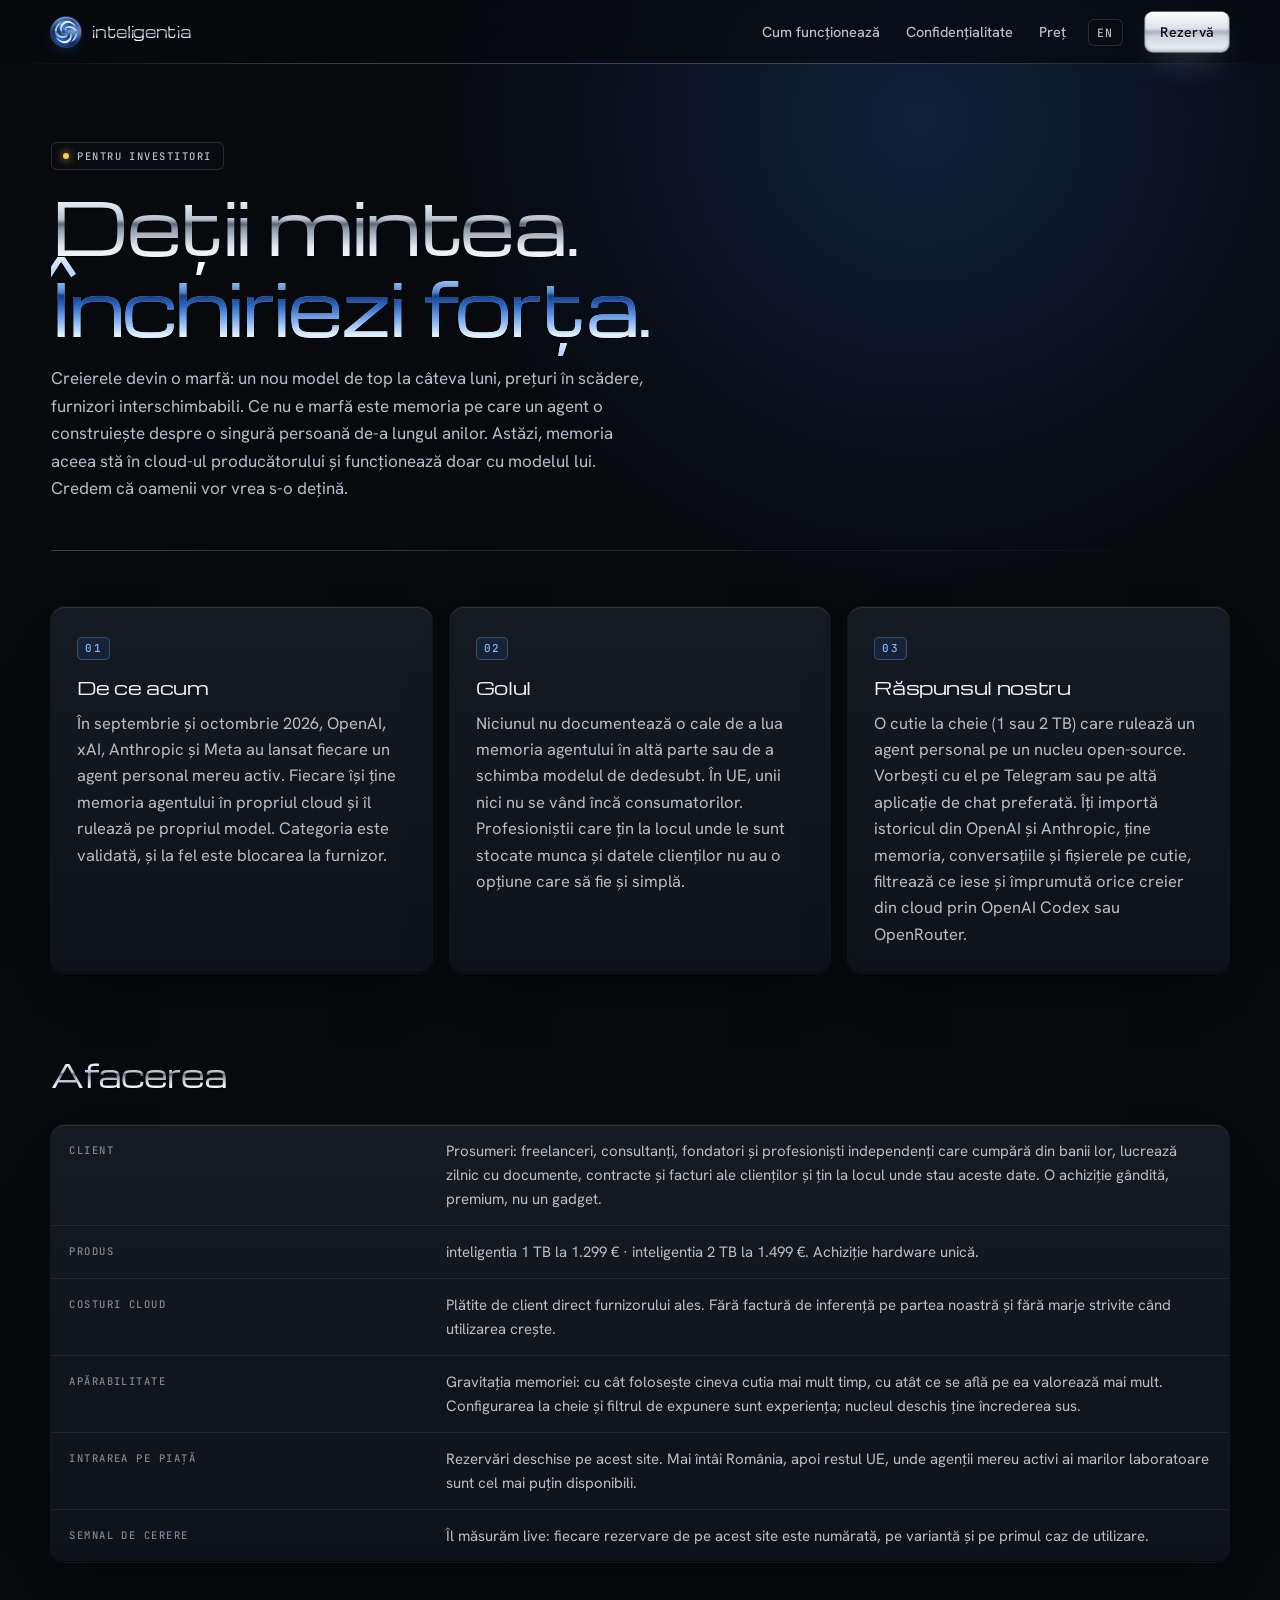
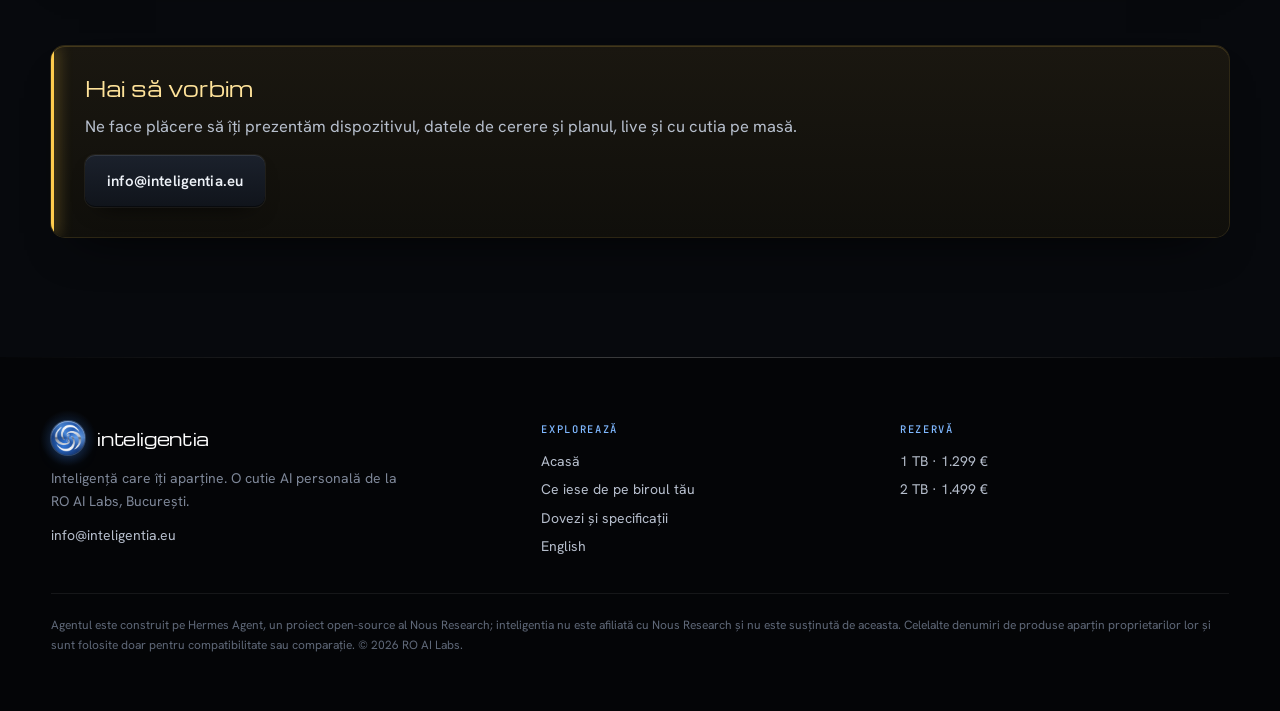
<file: investors-ro.html>
<!DOCTYPE html>
<html lang="ro">
<head>
<meta charset="UTF-8">
<meta name="viewport" content="width=device-width, initial-scale=1">
<title>Investitori · inteligentia</title>
<meta name="description" content="De ce stratul de memorie al AI-ului personal trebuie deținut, nu închiriat, și de ce inteligentia îl construiește ca pe un produs de care oamenii sunt mândri.">
<link rel="canonical" href="https://inteligentia.eu/investors-ro.html">
<link rel="alternate" hreflang="en" href="https://inteligentia.eu/investors.html">
<link rel="alternate" hreflang="ro" href="https://inteligentia.eu/investors-ro.html">
<meta name="theme-color" content="#07090d">
<link rel="icon" href="assets/img/icon-192.png">
<link rel="apple-touch-icon" href="assets/img/icon-192.png">
<link rel="stylesheet" href="assets/css/fonts.css">
<link rel="stylesheet" href="assets/css/site.css">
</head>
<body data-page="investors">
<a class="skip" href="#main">Treci la conținut</a>
<header class="hud-top">
  <a class="brand" href="index-ro.html" aria-label="inteligentia, pagina principală"><span class="orb" aria-hidden="true"></span><span>inteligentia</span></a>
  <nav class="nav" aria-label="Principal">
    <div class="nav-links">
      <a class="link" href="index-ro.html#how">Cum funcționează</a>
      <a class="link" href="security-ro.html">Confidențialitate</a>
      <a class="link" href="index-ro.html#hardware">Preț</a>
    </div>
    <a class="link lang" href="investors.html" hreflang="en" lang="en">EN</a>
    <a class="btn primary sm" href="index-ro.html#reserve">Rezervă</a>
  </nav>
</header>

<main id="main" class="page">
  <div class="wrap">
    <section class="page-hero">
      <span class="tag filter">Pentru investitori</span>
      <h1 class="d d-xl" style="margin-top:14px">Deții mintea.<br><span class="blue">Închiriezi forța.</span></h1>
      <p class="lede">Creierele devin o marfă: un nou model de top la câteva luni, prețuri în scădere, furnizori interschimbabili. Ce nu e marfă este memoria pe care un agent o construiește despre o singură persoană de-a lungul anilor. Astăzi, memoria aceea stă în cloud-ul producătorului și funcționează doar cu modelul lui. Credem că oamenii vor vrea s-o dețină.</p>
    </section>

    <section class="grid3">
      <div class="card"><span class="num">01</span><h3>De ce acum</h3><p>În septembrie și octombrie 2026, OpenAI, xAI, Anthropic și Meta au lansat fiecare un agent personal mereu activ. Fiecare își ține memoria agentului în propriul cloud și îl rulează pe propriul model. Categoria este validată, și la fel este blocarea la furnizor.</p></div>
      <div class="card"><span class="num">02</span><h3>Golul</h3><p>Niciunul nu documentează o cale de a lua memoria agentului în altă parte sau de a schimba modelul de dedesubt. În UE, unii nici nu se vând încă consumatorilor. Profesioniștii care țin la locul unde le sunt stocate munca și datele clienților nu au o opțiune care să fie și simplă.</p></div>
      <div class="card"><span class="num">03</span><h3>Răspunsul nostru</h3><p>O cutie la cheie (1 sau 2 TB) care rulează un agent personal pe un nucleu open-source. Vorbești cu el pe Telegram sau pe altă aplicație de chat preferată. Îți importă istoricul din OpenAI și Anthropic, ține memoria, conversațiile și fișierele pe cutie, filtrează ce iese și împrumută orice creier din cloud prin OpenAI Codex sau OpenRouter.</p></div>
    </section>

    <section class="section">
      <h2 class="d d-m">Afacerea</h2>
      <table class="spec" style="margin-top:18px">
        <tr><th>Client</th><td>Prosumeri: freelanceri, consultanți, fondatori și profesioniști independenți care cumpără din banii lor, lucrează zilnic cu documente, contracte și facturi ale clienților și țin la locul unde stau aceste date. O achiziție gândită, premium, nu un gadget.</td></tr>
        <tr><th>Produs</th><td>inteligentia 1 TB la 1.299 € · inteligentia 2 TB la 1.499 €. Achiziție hardware unică.</td></tr>
        <tr><th>Costuri cloud</th><td>Plătite de client direct furnizorului ales. Fără factură de inferență pe partea noastră și fără marje strivite când utilizarea crește.</td></tr>
        <tr><th>Apărabilitate</th><td>Gravitația memoriei: cu cât folosește cineva cutia mai mult timp, cu atât ce se află pe ea valorează mai mult. Configurarea la cheie și filtrul de expunere sunt experiența; nucleul deschis ține încrederea sus.</td></tr>
        <tr><th>Intrarea pe piață</th><td>Rezervări deschise pe acest site. Mai întâi România, apoi restul UE, unde agenții mereu activi ai marilor laboratoare sunt cel mai puțin disponibili.</td></tr>
        <tr><th>Semnal de cerere</th><td>Îl măsurăm live: fiecare rezervare de pe acest site este numărată, pe variantă și pe primul caz de utilizare.</td></tr>
      </table>
    </section>

    <section class="section">
      <div class="honest">
        <h3>Hai să vorbim</h3>
        <p>Ne face plăcere să îți prezentăm dispozitivul, datele de cerere și planul, live și cu cutia pe masă.</p>
        <p style="margin-top:16px"><a class="btn" href="mailto:info@inteligentia.eu?subject=Discu%C8%9Bie%20cu%20investitori">info@inteligentia.eu</a></p>
      </div>
    </section>
  </div>
</main>

<footer class="foot">
  <div class="wrap">
    <div>
      <div class="brandline"><span class="orb" aria-hidden="true"></span> inteligentia</div>
      <p style="margin-top:12px;max-width:44ch">Inteligență care îți aparține. O cutie AI personală de la RO AI Labs, București.</p>
      <p style="margin-top:12px"><a href="mailto:info@inteligentia.eu">info@inteligentia.eu</a></p>
    </div>
    <div>
      <h4>Explorează</h4>
      <a href="index-ro.html">Acasă</a>
      <a href="security-ro.html">Ce iese de pe biroul tău</a>
      <a href="proof-ro.html">Dovezi și specificații</a>
      <a href="investors.html" hreflang="en" lang="en">English</a>
    </div>
    <div>
      <h4>Rezervă</h4>
      <a href="index-ro.html">1 TB · 1.299 €</a>
      <a href="index-ro.html">2 TB · 1.499 €</a>
    </div>
    <p class="legal">Agentul este construit pe Hermes Agent, un proiect open-source al Nous Research; inteligentia nu este afiliată cu Nous Research și nu este susținută de aceasta. Celelalte denumiri de produse aparțin proprietarilor lor și sunt folosite doar pentru compatibilitate sau comparație. © 2026 RO AI Labs.</p>
  </div>
</footer>
</body>
</html>
</file>
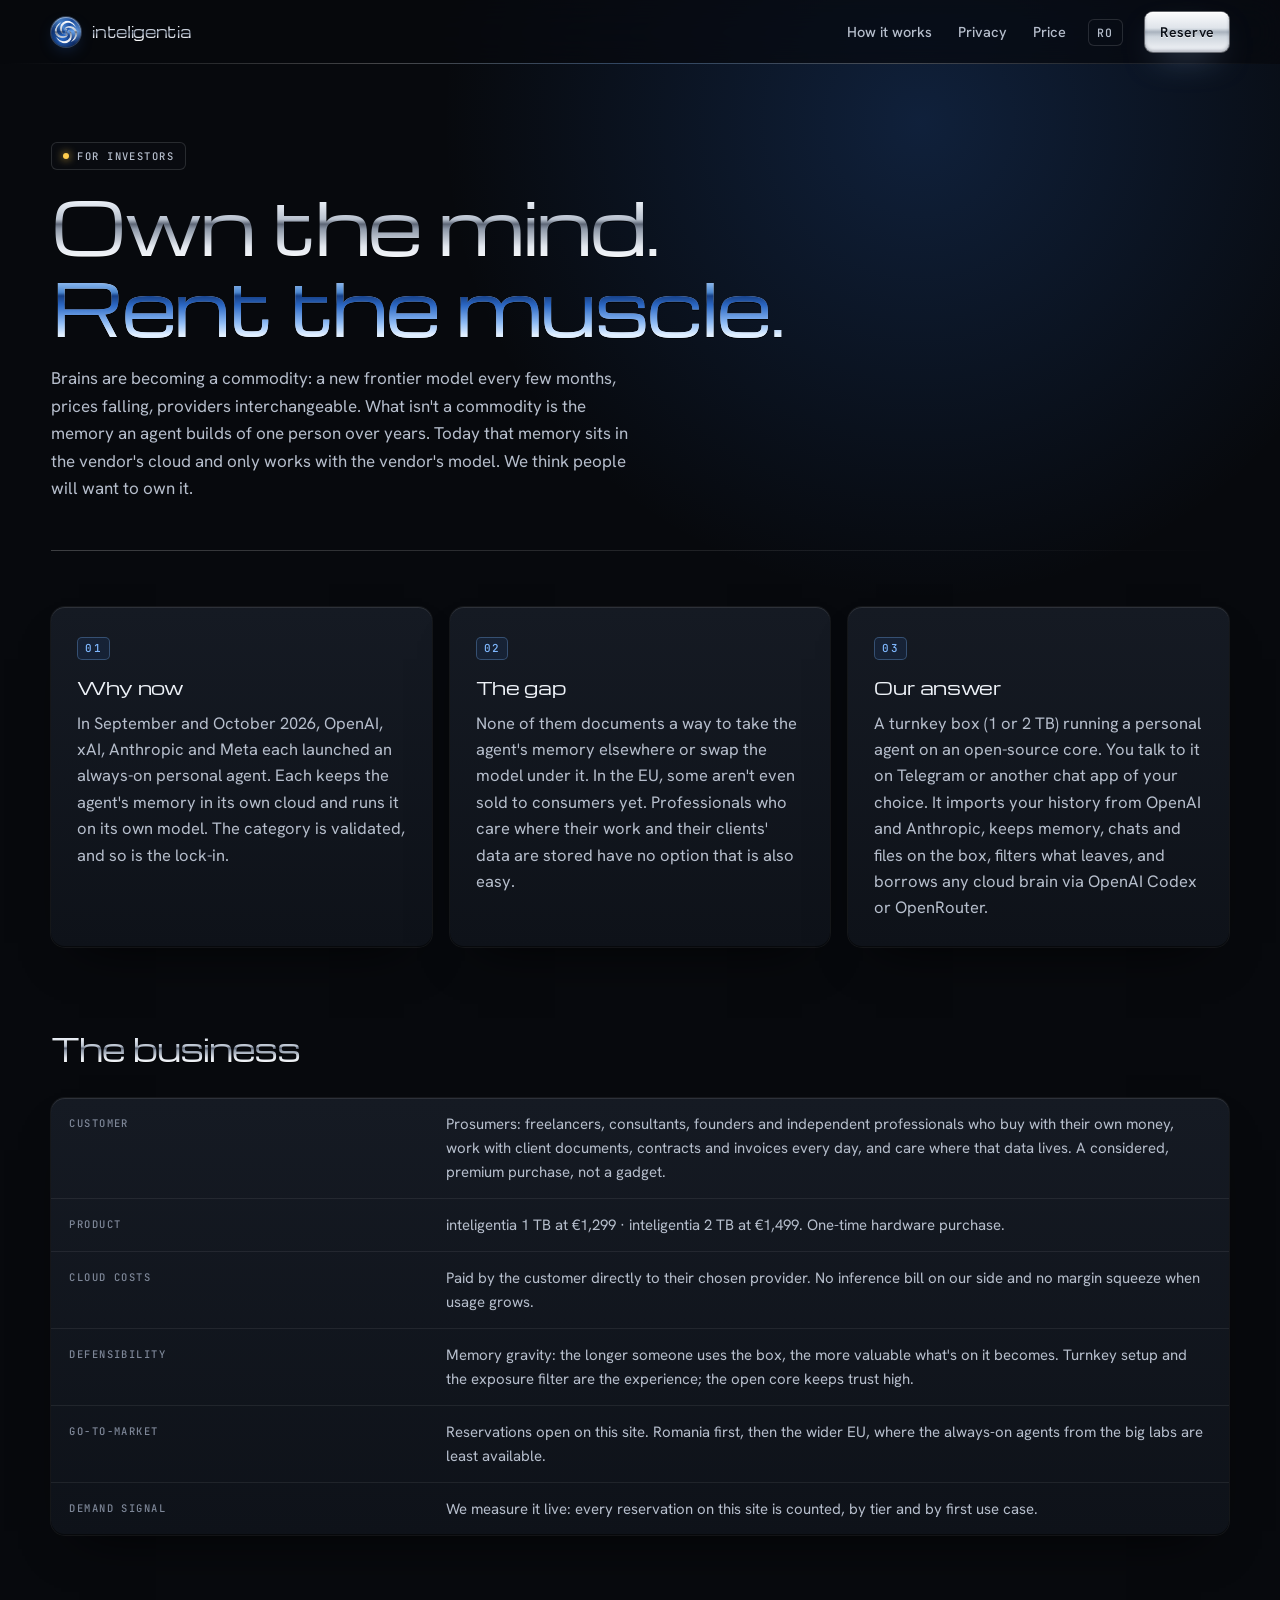
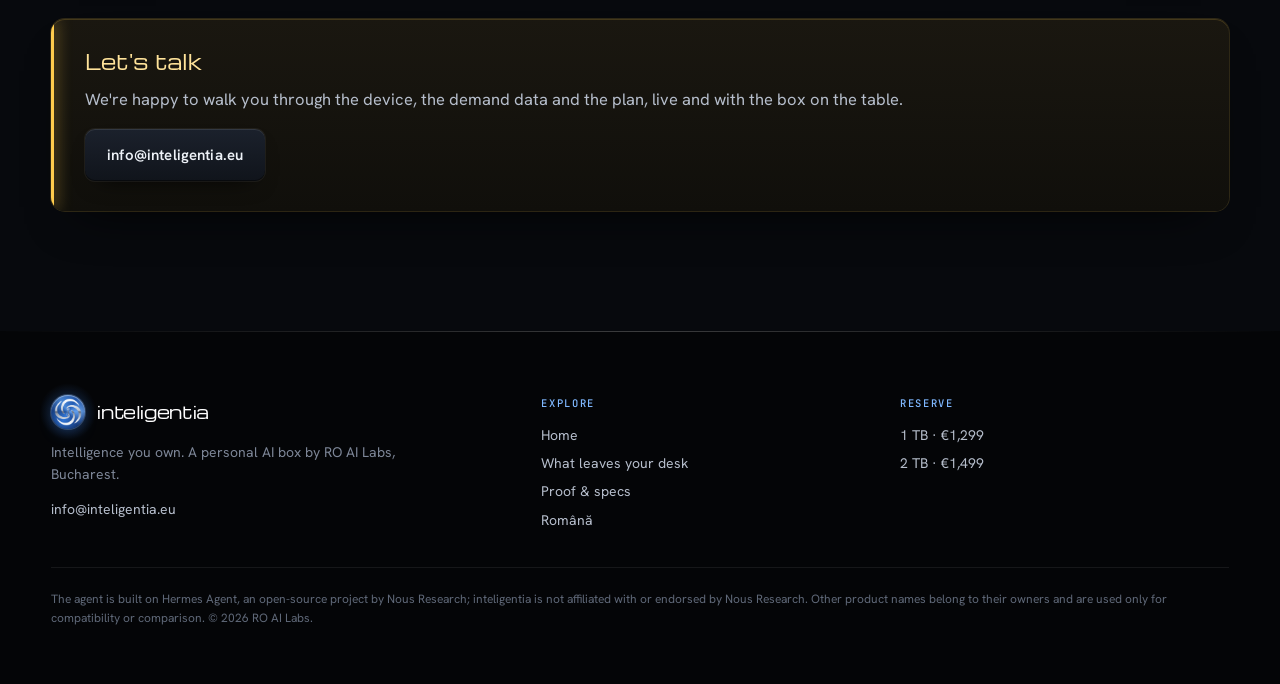
<file: investors.html>
<!DOCTYPE html>
<html lang="en">
<head>
<meta charset="UTF-8">
<meta name="viewport" content="width=device-width, initial-scale=1">
<title>Investors · inteligentia</title>
<meta name="description" content="Why the memory layer of personal AI should be owned, not rented, and why inteligentia is building it as a product people are proud to own.">
<link rel="canonical" href="https://inteligentia.eu/investors.html">
<link rel="alternate" hreflang="ro" href="https://inteligentia.eu/investors-ro.html">
<meta name="theme-color" content="#07090d">
<link rel="icon" href="assets/img/icon-192.png">
<link rel="apple-touch-icon" href="assets/img/icon-192.png">
<link rel="stylesheet" href="assets/css/fonts.css">
<link rel="stylesheet" href="assets/css/site.css">
</head>
<body data-page="investors">
<a class="skip" href="#main">Skip to content</a>
<header class="hud-top">
  <a class="brand" href="index.html" aria-label="inteligentia home"><span class="orb" aria-hidden="true"></span><span>inteligentia</span></a>
  <nav class="nav" aria-label="Main">
    <div class="nav-links">
      <a class="link" href="index.html#how">How it works</a>
      <a class="link" href="security.html">Privacy</a>
      <a class="link" href="index.html#hardware">Price</a>
    </div>
    <a class="link lang" href="investors-ro.html" hreflang="ro" lang="ro">RO</a>
    <a class="btn primary sm" href="index.html#reserve">Reserve</a>
  </nav>
</header>

<main id="main" class="page">
  <div class="wrap">
    <section class="page-hero">
      <span class="tag filter">For investors</span>
      <h1 class="d d-xl" style="margin-top:14px">Own the mind.<br><span class="blue">Rent the muscle.</span></h1>
      <p class="lede">Brains are becoming a commodity: a new frontier model every few months, prices falling, providers interchangeable. What isn't a commodity is the memory an agent builds of one person over years. Today that memory sits in the vendor's cloud and only works with the vendor's model. We think people will want to own it.</p>
    </section>

    <section class="grid3">
      <div class="card"><span class="num">01</span><h3>Why now</h3><p>In September and October 2026, OpenAI, xAI, Anthropic and Meta each launched an always-on personal agent. Each keeps the agent's memory in its own cloud and runs it on its own model. The category is validated, and so is the lock-in.</p></div>
      <div class="card"><span class="num">02</span><h3>The gap</h3><p>None of them documents a way to take the agent's memory elsewhere or swap the model under it. In the EU, some aren't even sold to consumers yet. Professionals who care where their work and their clients' data are stored have no option that is also easy.</p></div>
      <div class="card"><span class="num">03</span><h3>Our answer</h3><p>A turnkey box (1 or 2 TB) running a personal agent on an open-source core. You talk to it on Telegram or another chat app of your choice. It imports your history from OpenAI and Anthropic, keeps memory, chats and files on the box, filters what leaves, and borrows any cloud brain via OpenAI Codex or OpenRouter.</p></div>
    </section>

    <section class="section">
      <h2 class="d d-m">The business</h2>
      <table class="spec" style="margin-top:18px">
        <tr><th>Customer</th><td>Prosumers: freelancers, consultants, founders and independent professionals who buy with their own money, work with client documents, contracts and invoices every day, and care where that data lives. A considered, premium purchase, not a gadget.</td></tr>
        <tr><th>Product</th><td>inteligentia 1 TB at €1,299 · inteligentia 2 TB at €1,499. One-time hardware purchase.</td></tr>
        <tr><th>Cloud costs</th><td>Paid by the customer directly to their chosen provider. No inference bill on our side and no margin squeeze when usage grows.</td></tr>
        <tr><th>Defensibility</th><td>Memory gravity: the longer someone uses the box, the more valuable what's on it becomes. Turnkey setup and the exposure filter are the experience; the open core keeps trust high.</td></tr>
        <tr><th>Go-to-market</th><td>Reservations open on this site. Romania first, then the wider EU, where the always-on agents from the big labs are least available.</td></tr>
        <tr><th>Demand signal</th><td>We measure it live: every reservation on this site is counted, by tier and by first use case.</td></tr>
      </table>
    </section>

    <section class="section">
      <div class="honest">
        <h3>Let's talk</h3>
        <p>We're happy to walk you through the device, the demand data and the plan, live and with the box on the table.</p>
        <p style="margin-top:16px"><a class="btn" href="mailto:info@inteligentia.eu?subject=Investor%20conversation">info@inteligentia.eu</a></p>
      </div>
    </section>
  </div>
</main>

<footer class="foot">
  <div class="wrap">
    <div>
      <div class="brandline"><span class="orb" aria-hidden="true"></span> inteligentia</div>
      <p style="margin-top:12px;max-width:44ch">Intelligence you own. A personal AI box by RO AI Labs, Bucharest.</p>
      <p style="margin-top:12px"><a href="mailto:info@inteligentia.eu">info@inteligentia.eu</a></p>
    </div>
    <div>
      <h4>Explore</h4>
      <a href="index.html">Home</a>
      <a href="security.html">What leaves your desk</a>
      <a href="proof.html">Proof &amp; specs</a>
      <a href="investors-ro.html" hreflang="ro" lang="ro">Română</a>
    </div>
    <div>
      <h4>Reserve</h4>
      <a href="index.html">1 TB · €1,299</a>
      <a href="index.html">2 TB · €1,499</a>
    </div>
    <p class="legal">The agent is built on Hermes Agent, an open-source project by Nous Research; inteligentia is not affiliated with or endorsed by Nous Research. Other product names belong to their owners and are used only for compatibility or comparison. © 2026 RO AI Labs.</p>
  </div>
</footer>
</body>
</html>
</file>
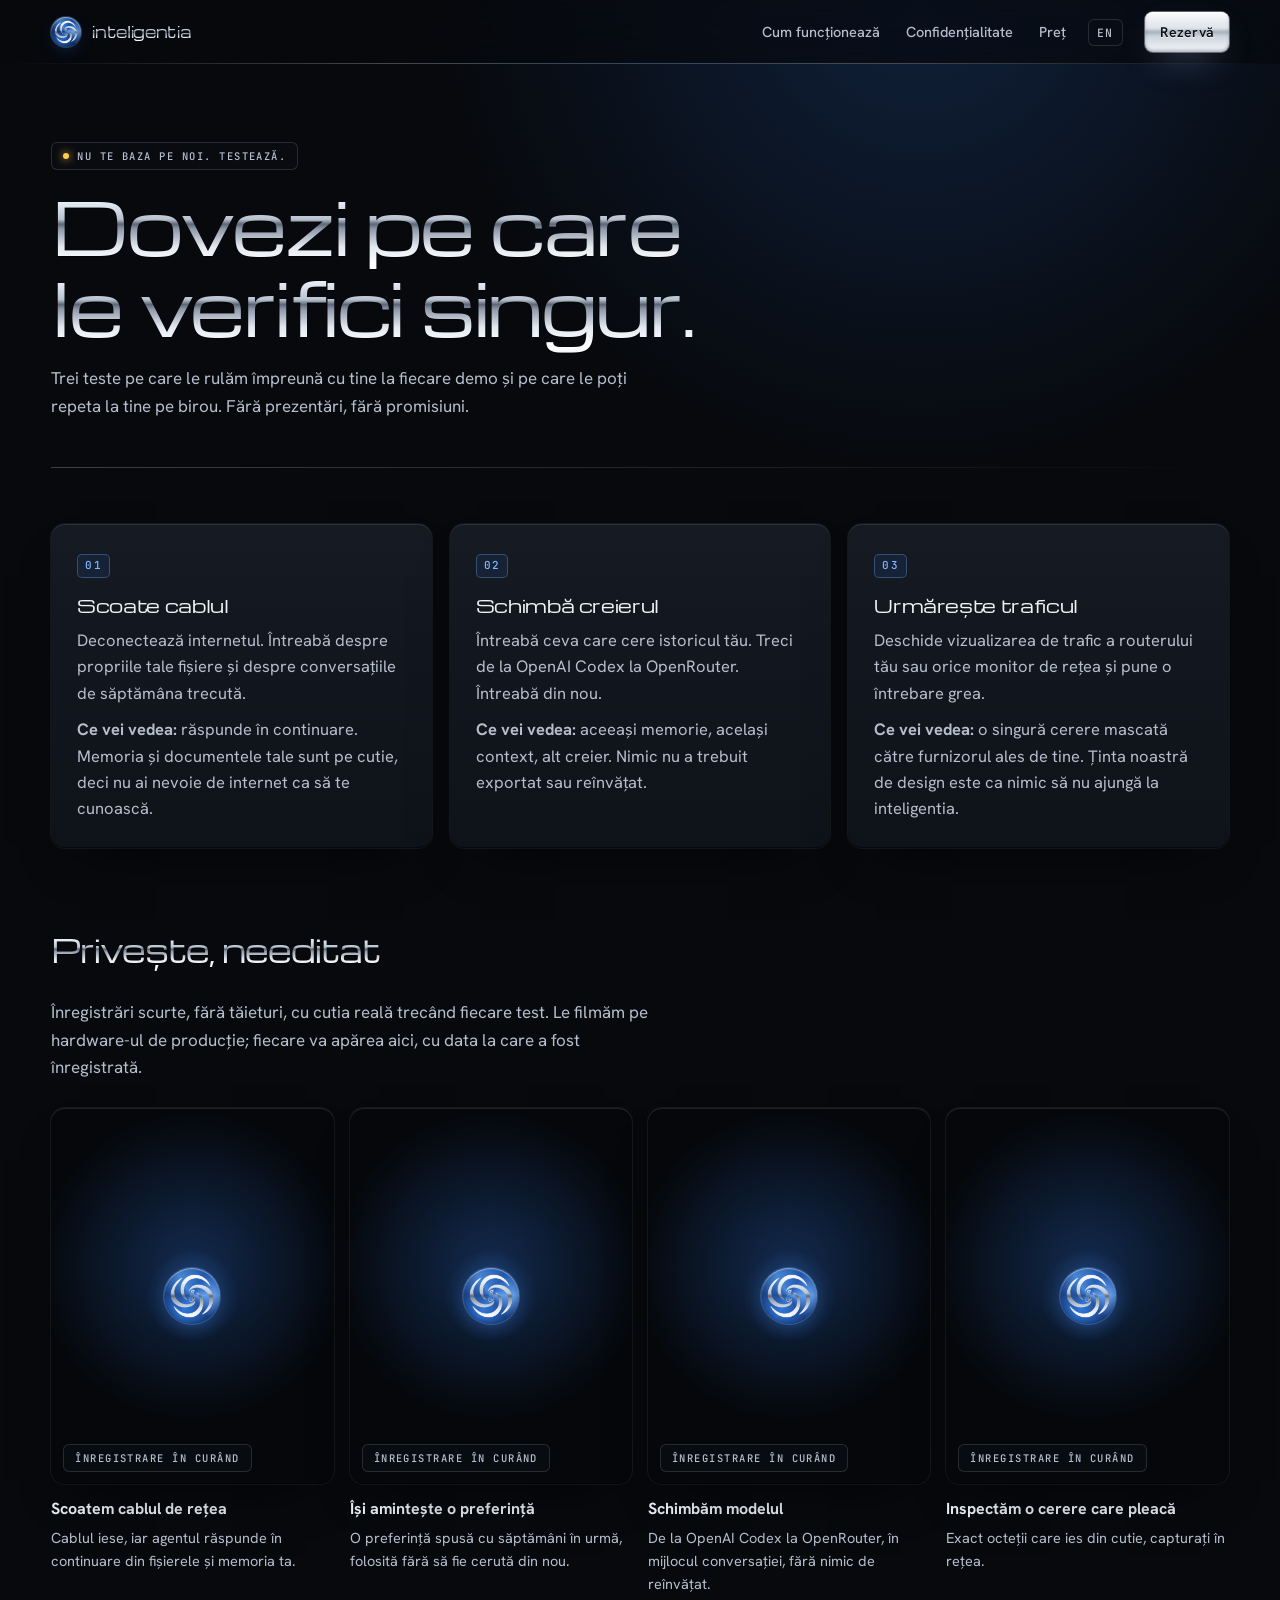
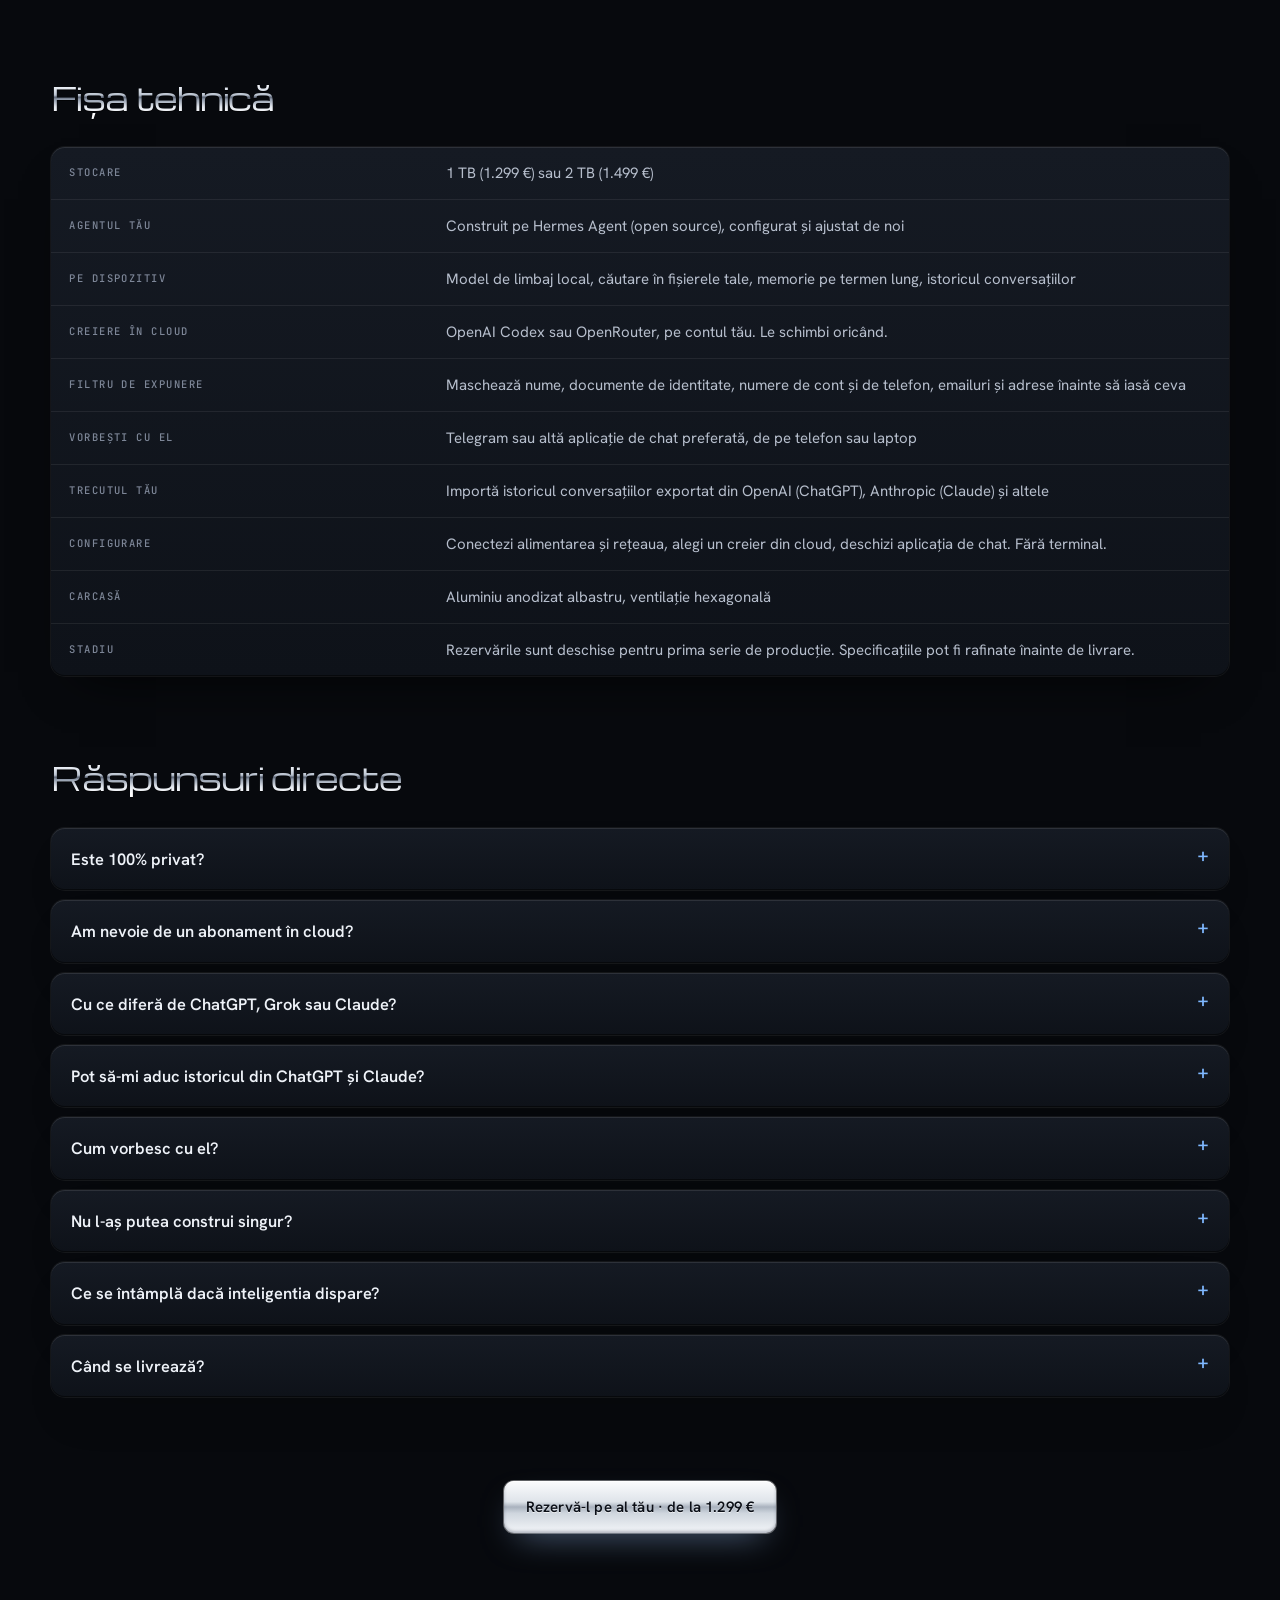
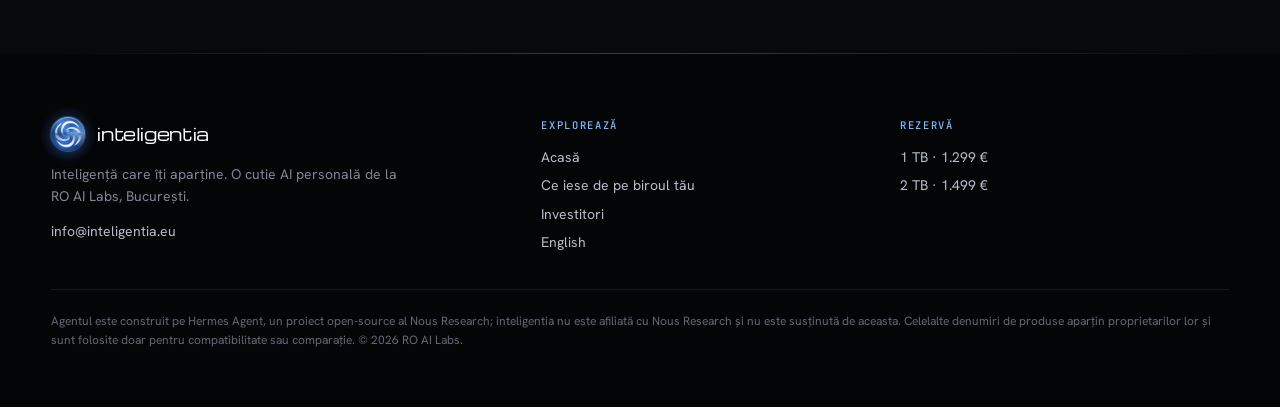
<file: proof-ro.html>
<!DOCTYPE html>
<html lang="ro">
<head>
<meta charset="UTF-8">
<meta name="viewport" content="width=device-width, initial-scale=1">
<title>Dovezi și specificații · inteligentia</title>
<meta name="description" content="Trei teste pe care le poți rula singur pe o cutie inteligentia, fișa tehnică și răspunsuri directe.">
<link rel="canonical" href="https://inteligentia.eu/proof-ro.html">
<link rel="alternate" hreflang="en" href="https://inteligentia.eu/proof.html">
<link rel="alternate" hreflang="ro" href="https://inteligentia.eu/proof-ro.html">
<meta name="theme-color" content="#07090d">
<link rel="icon" href="assets/img/icon-192.png">
<link rel="apple-touch-icon" href="assets/img/icon-192.png">
<link rel="stylesheet" href="assets/css/fonts.css">
<link rel="stylesheet" href="assets/css/site.css">
</head>
<body data-page="proof">
<a class="skip" href="#main">Treci la conținut</a>
<header class="hud-top">
  <a class="brand" href="index-ro.html" aria-label="inteligentia, pagina principală"><span class="orb" aria-hidden="true"></span><span>inteligentia</span></a>
  <nav class="nav" aria-label="Principal">
    <div class="nav-links">
      <a class="link" href="index-ro.html#how">Cum funcționează</a>
      <a class="link" href="security-ro.html">Confidențialitate</a>
      <a class="link" href="index-ro.html#hardware">Preț</a>
    </div>
    <a class="link lang" href="proof.html" hreflang="en" lang="en">EN</a>
    <a class="btn primary sm" href="index-ro.html#reserve">Rezervă</a>
  </nav>
</header>

<main id="main" class="page">
  <div class="wrap">
    <section class="page-hero">
      <span class="tag filter">Nu te baza pe noi. Testează.</span>
      <h1 class="d d-xl" style="margin-top:14px">Dovezi pe care<br>le verifici singur.</h1>
      <p class="lede">Trei teste pe care le rulăm împreună cu tine la fiecare demo și pe care le poți repeta la tine pe birou. Fără prezentări, fără promisiuni.</p>
    </section>

    <section class="grid3">
      <div class="card">
        <span class="num">01</span>
        <h3>Scoate cablul</h3>
        <p>Deconectează internetul. Întreabă despre propriile tale fișiere și despre conversațiile de săptămâna trecută.</p>
        <p><strong>Ce vei vedea:</strong> răspunde în continuare. Memoria și documentele tale sunt pe cutie, deci nu ai nevoie de internet ca să te cunoască.</p>
      </div>
      <div class="card">
        <span class="num">02</span>
        <h3>Schimbă creierul</h3>
        <p>Întreabă ceva care cere istoricul tău. Treci de la OpenAI Codex la OpenRouter. Întreabă din nou.</p>
        <p><strong>Ce vei vedea:</strong> aceeași memorie, același context, alt creier. Nimic nu a trebuit exportat sau reînvățat.</p>
      </div>
      <div class="card">
        <span class="num">03</span>
        <h3>Urmărește traficul</h3>
        <p>Deschide vizualizarea de trafic a routerului tău sau orice monitor de rețea și pune o întrebare grea.</p>
        <p><strong>Ce vei vedea:</strong> o singură cerere mascată către furnizorul ales de tine. Ținta noastră de design este ca nimic să nu ajungă la inteligentia.</p>
      </div>
    </section>

    <section class="section" id="recordings">
      <h2 class="d d-m">Privește, needitat</h2>
      <p class="lede">Înregistrări scurte, fără tăieturi, cu cutia reală trecând fiecare test. Le filmăm pe hardware-ul de producție; fiecare va apărea aici, cu data la care a fost înregistrată.</p>
      <div class="recs">
        <figure class="rec">
          <div class="rec-frame" aria-hidden="true"><span class="orb"></span><span class="tag plain">Înregistrare în curând</span></div>
          <figcaption><b>Scoatem cablul de rețea</b><span>Cablul iese, iar agentul răspunde în continuare din fișierele și memoria ta.</span></figcaption>
        </figure>
        <figure class="rec">
          <div class="rec-frame" aria-hidden="true"><span class="orb"></span><span class="tag plain">Înregistrare în curând</span></div>
          <figcaption><b>Își amintește o preferință</b><span>O preferință spusă cu săptămâni în urmă, folosită fără să fie cerută din nou.</span></figcaption>
        </figure>
        <figure class="rec">
          <div class="rec-frame" aria-hidden="true"><span class="orb"></span><span class="tag plain">Înregistrare în curând</span></div>
          <figcaption><b>Schimbăm modelul</b><span>De la OpenAI Codex la OpenRouter, în mijlocul conversației, fără nimic de reînvățat.</span></figcaption>
        </figure>
        <figure class="rec">
          <div class="rec-frame" aria-hidden="true"><span class="orb"></span><span class="tag plain">Înregistrare în curând</span></div>
          <figcaption><b>Inspectăm o cerere care pleacă</b><span>Exact octeții care ies din cutie, capturați în rețea.</span></figcaption>
        </figure>
      </div>
    </section>


    <section class="section">
      <h2 class="d d-m">Fișa tehnică</h2>
      <table class="spec" style="margin-top:18px">
        <tr><th>Stocare</th><td>1 TB (1.299 €) sau 2 TB (1.499 €)</td></tr>
        <tr><th>Agentul tău</th><td>Construit pe Hermes Agent (open source), configurat și ajustat de noi</td></tr>
        <tr><th>Pe dispozitiv</th><td>Model de limbaj local, căutare în fișierele tale, memorie pe termen lung, istoricul conversațiilor</td></tr>
        <tr><th>Creiere în cloud</th><td>OpenAI Codex sau OpenRouter, pe contul tău. Le schimbi oricând.</td></tr>
        <tr><th>Filtru de expunere</th><td>Maschează nume, documente de identitate, numere de cont și de telefon, emailuri și adrese înainte să iasă ceva</td></tr>
        <tr><th>Vorbești cu el</th><td>Telegram sau altă aplicație de chat preferată, de pe telefon sau laptop</td></tr>
        <tr><th>Trecutul tău</th><td>Importă istoricul conversațiilor exportat din OpenAI (ChatGPT), Anthropic (Claude) și altele</td></tr>
        <tr><th>Configurare</th><td>Conectezi alimentarea și rețeaua, alegi un creier din cloud, deschizi aplicația de chat. Fără terminal.</td></tr>
        <tr><th>Carcasă</th><td>Aluminiu anodizat albastru, ventilație hexagonală</td></tr>
        <tr><th>Stadiu</th><td>Rezervările sunt deschise pentru prima serie de producție. Specificațiile pot fi rafinate înainte de livrare.</td></tr>
      </table>
    </section>

    <section class="section">
      <h2 class="d d-m">Răspunsuri directe</h2>
      <div style="margin-top:18px">
        <details class="faq"><summary>Este 100% privat?</summary><div><p>Nu, și am minți dacă am spune altfel. Memoria, conversațiile și fișierele tale rămân pe cutie. Când o sarcină cere un model de top, o parte filtrată din cerere ajunge la furnizorul pe care l-ai ales. <a href="security-ro.html">Aici vezi exact ce iese.</a></p></div></details>
        <details class="faq"><summary>Am nevoie de un abonament în cloud?</summary><div><p>Pentru răspunsuri de top, da: propriul tău cont OpenAI (Codex) sau OpenRouter. Cutia funcționează și singură pentru lucrurile de zi cu zi, ca să găsească, să țină minte și să-ți amintească, cu modelul ei de pe dispozitiv.</p></div></details>
        <details class="faq"><summary>Cu ce diferă de ChatGPT, Grok sau Claude?</summary><div><p>Sunt creiere strălucite și le poți folosi în continuare, prin cutie. Diferența e cine păstrează mintea: la ei, memoria despre tine stă pe serverele lor și funcționează doar cu modelul lor. La inteligentia stă pe biroul tău și funcționează cu oricare dintre ele.</p></div></details>
        <details class="faq"><summary>Pot să-mi aduc istoricul din ChatGPT și Claude?</summary><div><p>Da. Exportă-ți conversațiile din OpenAI sau Anthropic (ambele oferă descărcare), dă fișierul agentului tău și el le importă. Ani de context, mutați pe biroul tău.</p></div></details>
        <details class="faq"><summary>Cum vorbesc cu el?</summary><div><p>Pe Telegram sau pe altă aplicație de chat preferată, de pe telefon sau laptop. Agentul tău este un contact; mesajele ajung la cutia de pe biroul tău.</p></div></details>
        <details class="faq"><summary>Nu l-aș putea construi singur?</summary><div><p>Dacă îți place să compilezi drivere, să legi chei API și să îngrijești un server, sigur, iar nucleul open-source te așteaptă. inteligentia e pentru cei care preferă să conecteze o cutie frumoasă și să înceapă să vorbească.</p></div></details>
        <details class="faq"><summary>Ce se întâmplă dacă inteligentia dispare?</summary><div><p>Memoria și fișierele tale sunt pe un disc care îți aparține, iar agentul din nucleu este open source. Nu ești legat de furnizorii de cloud și nu ești legat nici de noi.</p></div></details>
        <details class="faq"><summary>Când se livrează?</summary><div><p>Rezervările sunt deschise acum pentru prima serie de producție. Cei de pe listă află primii, personal.</p></div></details>
      </div>
    </section>

    <section class="section" style="text-align:center">
      <a class="btn primary" href="index-ro.html#reserve">Rezervă-l pe al tău · de la 1.299 €</a>
    </section>
  </div>
</main>

<footer class="foot">
  <div class="wrap">
    <div>
      <div class="brandline"><span class="orb" aria-hidden="true"></span> inteligentia</div>
      <p style="margin-top:12px;max-width:44ch">Inteligență care îți aparține. O cutie AI personală de la RO AI Labs, București.</p>
      <p style="margin-top:12px"><a href="mailto:info@inteligentia.eu">info@inteligentia.eu</a></p>
    </div>
    <div>
      <h4>Explorează</h4>
      <a href="index-ro.html">Acasă</a>
      <a href="security-ro.html">Ce iese de pe biroul tău</a>
      <a href="investors-ro.html">Investitori</a>
      <a href="proof.html" hreflang="en" lang="en">English</a>
    </div>
    <div>
      <h4>Rezervă</h4>
      <a href="index-ro.html">1 TB · 1.299 €</a>
      <a href="index-ro.html">2 TB · 1.499 €</a>
    </div>
    <p class="legal">Agentul este construit pe Hermes Agent, un proiect open-source al Nous Research; inteligentia nu este afiliată cu Nous Research și nu este susținută de aceasta. Celelalte denumiri de produse aparțin proprietarilor lor și sunt folosite doar pentru compatibilitate sau comparație. © 2026 RO AI Labs.</p>
  </div>
</footer>
</body>
</html>
</file>
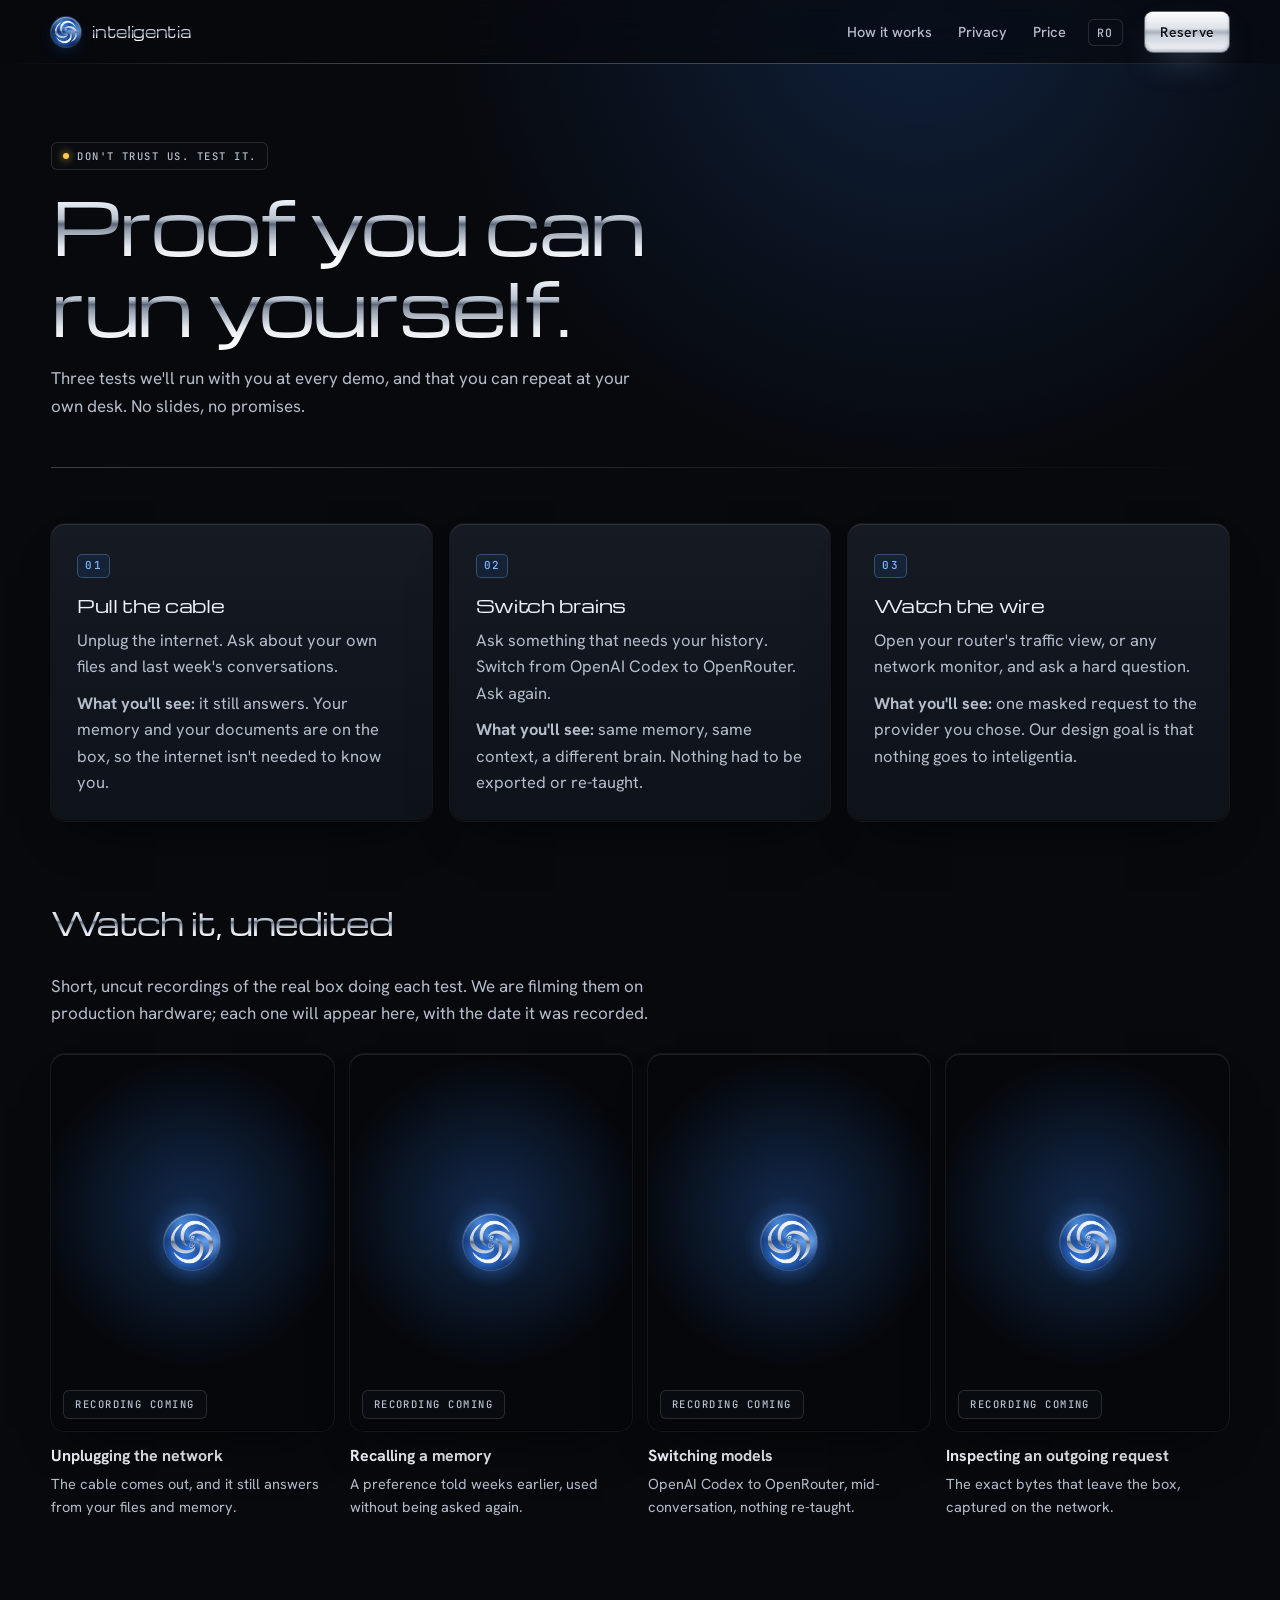
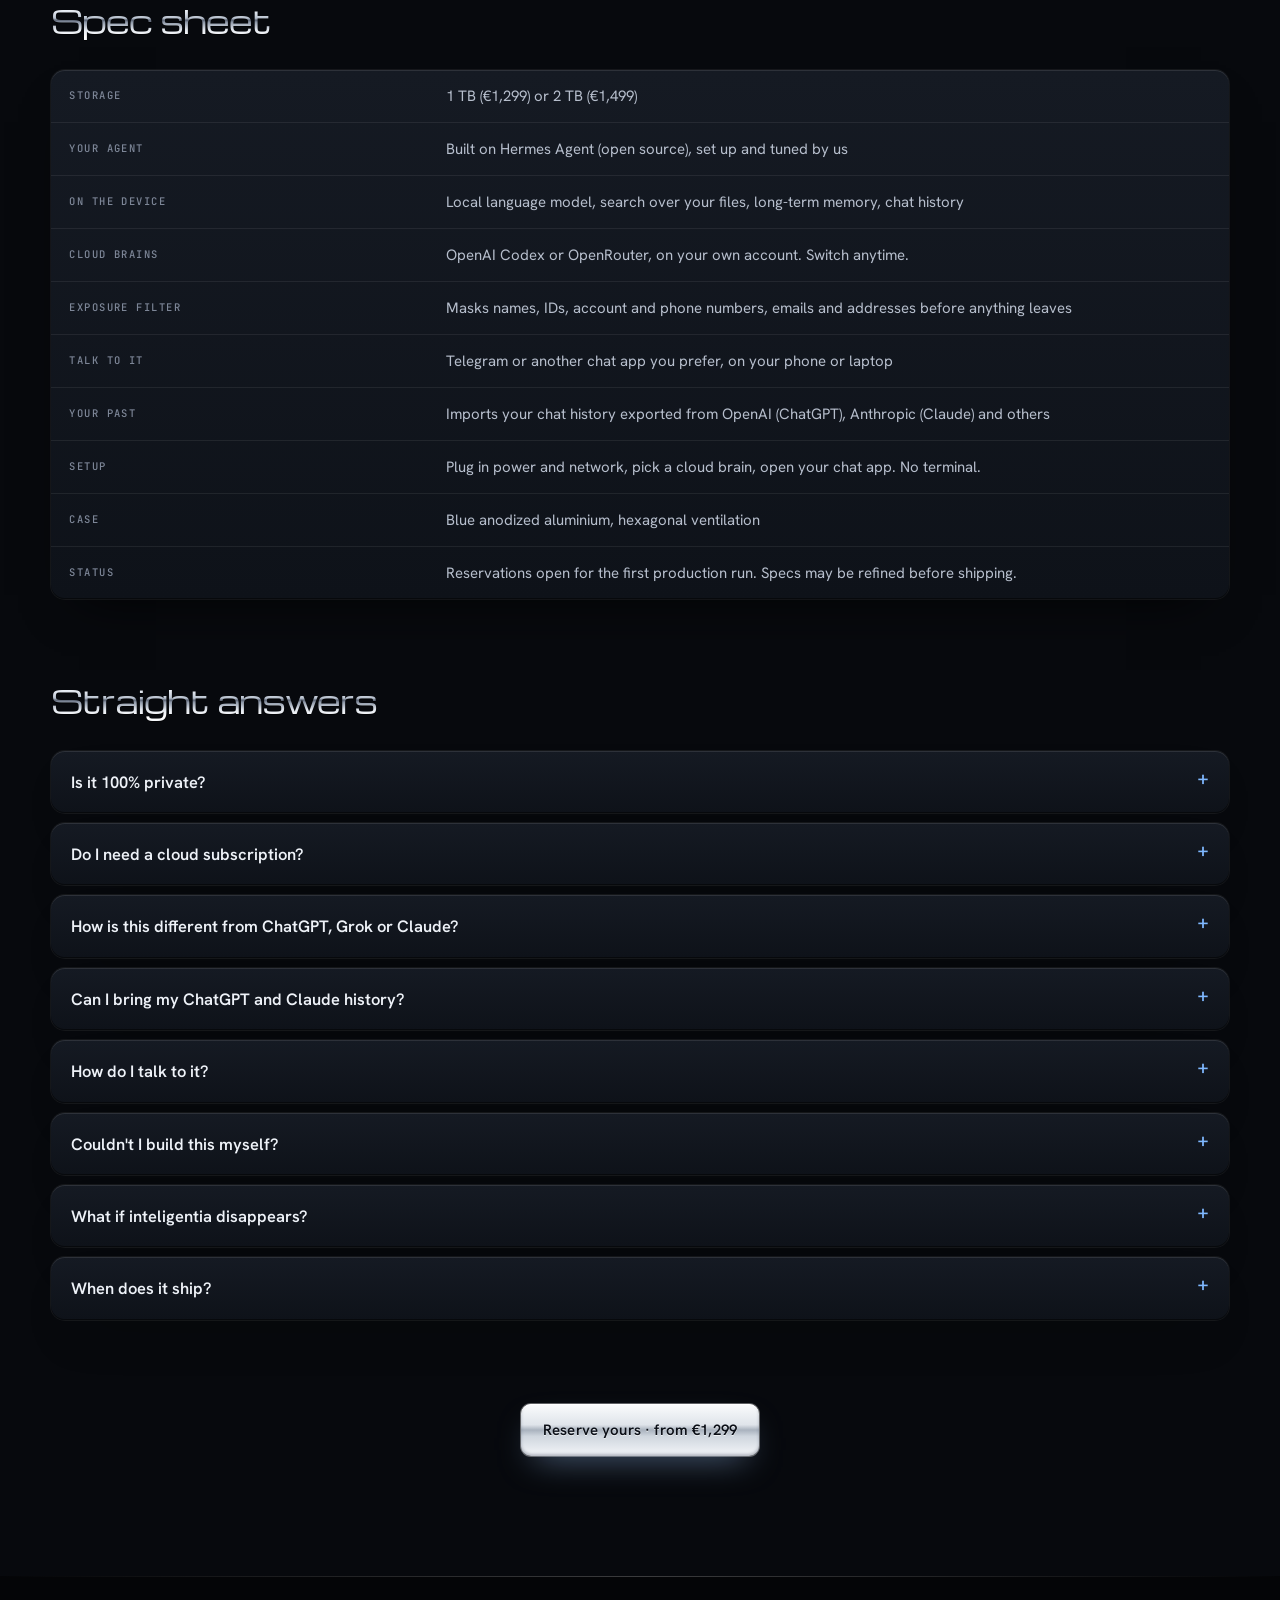
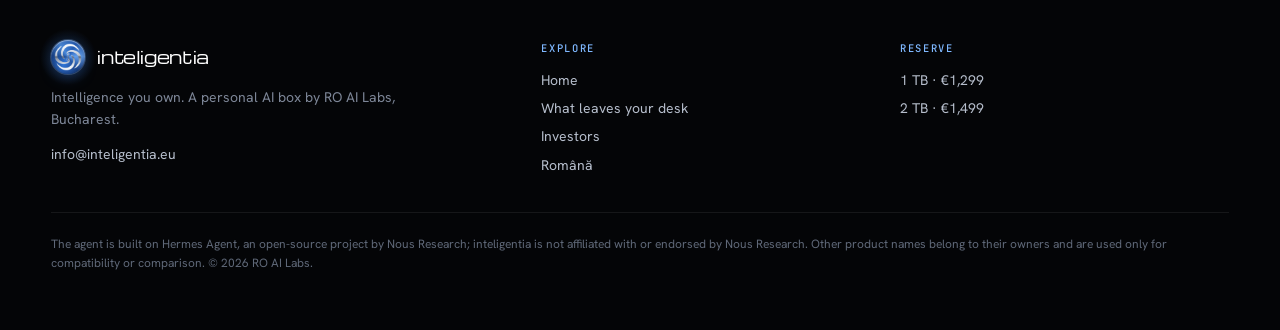
<file: proof.html>
<!DOCTYPE html>
<html lang="en">
<head>
<meta charset="UTF-8">
<meta name="viewport" content="width=device-width, initial-scale=1">
<title>Proof &amp; specs · inteligentia</title>
<meta name="description" content="Three tests you can run on an inteligentia box yourself, the spec sheet, and straight answers.">
<link rel="canonical" href="https://inteligentia.eu/proof.html">
<link rel="alternate" hreflang="ro" href="https://inteligentia.eu/proof-ro.html">
<meta name="theme-color" content="#07090d">
<link rel="icon" href="assets/img/icon-192.png">
<link rel="apple-touch-icon" href="assets/img/icon-192.png">
<link rel="stylesheet" href="assets/css/fonts.css">
<link rel="stylesheet" href="assets/css/site.css">
</head>
<body data-page="proof">
<a class="skip" href="#main">Skip to content</a>
<header class="hud-top">
  <a class="brand" href="index.html" aria-label="inteligentia home"><span class="orb" aria-hidden="true"></span><span>inteligentia</span></a>
  <nav class="nav" aria-label="Main">
    <div class="nav-links">
      <a class="link" href="index.html#how">How it works</a>
      <a class="link" href="security.html">Privacy</a>
      <a class="link" href="index.html#hardware">Price</a>
    </div>
    <a class="link lang" href="proof-ro.html" hreflang="ro" lang="ro">RO</a>
    <a class="btn primary sm" href="index.html#reserve">Reserve</a>
  </nav>
</header>

<main id="main" class="page">
  <div class="wrap">
    <section class="page-hero">
      <span class="tag filter">Don't trust us. Test it.</span>
      <h1 class="d d-xl" style="margin-top:14px">Proof you can<br>run yourself.</h1>
      <p class="lede">Three tests we'll run with you at every demo, and that you can repeat at your own desk. No slides, no promises.</p>
    </section>

    <section class="grid3">
      <div class="card">
        <span class="num">01</span>
        <h3>Pull the cable</h3>
        <p>Unplug the internet. Ask about your own files and last week's conversations.</p>
        <p><strong>What you'll see:</strong> it still answers. Your memory and your documents are on the box, so the internet isn't needed to know you.</p>
      </div>
      <div class="card">
        <span class="num">02</span>
        <h3>Switch brains</h3>
        <p>Ask something that needs your history. Switch from OpenAI Codex to OpenRouter. Ask again.</p>
        <p><strong>What you'll see:</strong> same memory, same context, a different brain. Nothing had to be exported or re-taught.</p>
      </div>
      <div class="card">
        <span class="num">03</span>
        <h3>Watch the wire</h3>
        <p>Open your router's traffic view, or any network monitor, and ask a hard question.</p>
        <p><strong>What you'll see:</strong> one masked request to the provider you chose. Our design goal is that nothing goes to inteligentia.</p>
      </div>
    </section>

    <section class="section" id="recordings">
      <h2 class="d d-m">Watch it, unedited</h2>
      <p class="lede">Short, uncut recordings of the real box doing each test. We are filming them on production hardware; each one will appear here, with the date it was recorded.</p>
      <div class="recs">
        <figure class="rec">
          <div class="rec-frame" aria-hidden="true"><span class="orb"></span><span class="tag plain">Recording coming</span></div>
          <figcaption><b>Unplugging the network</b><span>The cable comes out, and it still answers from your files and memory.</span></figcaption>
        </figure>
        <figure class="rec">
          <div class="rec-frame" aria-hidden="true"><span class="orb"></span><span class="tag plain">Recording coming</span></div>
          <figcaption><b>Recalling a memory</b><span>A preference told weeks earlier, used without being asked again.</span></figcaption>
        </figure>
        <figure class="rec">
          <div class="rec-frame" aria-hidden="true"><span class="orb"></span><span class="tag plain">Recording coming</span></div>
          <figcaption><b>Switching models</b><span>OpenAI Codex to OpenRouter, mid-conversation, nothing re-taught.</span></figcaption>
        </figure>
        <figure class="rec">
          <div class="rec-frame" aria-hidden="true"><span class="orb"></span><span class="tag plain">Recording coming</span></div>
          <figcaption><b>Inspecting an outgoing request</b><span>The exact bytes that leave the box, captured on the network.</span></figcaption>
        </figure>
      </div>
    </section>


    <section class="section">
      <h2 class="d d-m">Spec sheet</h2>
      <table class="spec" style="margin-top:18px">
        <tr><th>Storage</th><td>1 TB (€1,299) or 2 TB (€1,499)</td></tr>
        <tr><th>Your agent</th><td>Built on Hermes Agent (open source), set up and tuned by us</td></tr>
        <tr><th>On the device</th><td>Local language model, search over your files, long-term memory, chat history</td></tr>
        <tr><th>Cloud brains</th><td>OpenAI Codex or OpenRouter, on your own account. Switch anytime.</td></tr>
        <tr><th>Exposure filter</th><td>Masks names, IDs, account and phone numbers, emails and addresses before anything leaves</td></tr>
        <tr><th>Talk to it</th><td>Telegram or another chat app you prefer, on your phone or laptop</td></tr>
        <tr><th>Your past</th><td>Imports your chat history exported from OpenAI (ChatGPT), Anthropic (Claude) and others</td></tr>
        <tr><th>Setup</th><td>Plug in power and network, pick a cloud brain, open your chat app. No terminal.</td></tr>
        <tr><th>Case</th><td>Blue anodized aluminium, hexagonal ventilation</td></tr>
        <tr><th>Status</th><td>Reservations open for the first production run. Specs may be refined before shipping.</td></tr>
      </table>
    </section>

    <section class="section">
      <h2 class="d d-m">Straight answers</h2>
      <div style="margin-top:18px">
        <details class="faq"><summary>Is it 100% private?</summary><div><p>No, and we'd be lying if we said so. Your memory, chats and files stay on the box. When a task needs a frontier model, a filtered slice of that request goes to the provider you chose. <a href="security.html">Here's exactly what leaves.</a></p></div></details>
        <details class="faq"><summary>Do I need a cloud subscription?</summary><div><p>For frontier-level answers, yes: your own OpenAI (Codex) or OpenRouter account. The box also works on its own for everyday things like finding, remembering and reminding, with its on-device model.</p></div></details>
        <details class="faq"><summary>How is this different from ChatGPT, Grok or Claude?</summary><div><p>Those are brilliant brains, and you can still use them, through the box. The difference is who keeps the mind: with them, the memory of you lives on their servers and works only with their model. With inteligentia it lives on your desk and works with any of them.</p></div></details>
        <details class="faq"><summary>Can I bring my ChatGPT and Claude history?</summary><div><p>Yes. Export your conversations from OpenAI or Anthropic (both offer a download), hand the file to your agent, and it imports them. Years of context, moved onto your desk.</p></div></details>
        <details class="faq"><summary>How do I talk to it?</summary><div><p>On Telegram, or another chat app you prefer, on your phone or laptop. Your agent is a contact; messages go to the box on your desk.</p></div></details>
        <details class="faq"><summary>Couldn't I build this myself?</summary><div><p>If you enjoy compiling drivers, wiring API keys and babysitting a server, absolutely, and the open-source core is there for you. inteligentia is for people who'd rather plug in a beautiful box and start talking.</p></div></details>
        <details class="faq"><summary>What if inteligentia disappears?</summary><div><p>Your memory and files are on a drive you own, and the agent at its core is open source. You're not locked in to the cloud vendors, and you're not locked in to us.</p></div></details>
        <details class="faq"><summary>When does it ship?</summary><div><p>Reservations are open now for the first production run. People on the list hear first, personally.</p></div></details>
      </div>
    </section>

    <section class="section" style="text-align:center">
      <a class="btn primary" href="index.html#reserve">Reserve yours · from €1,299</a>
    </section>
  </div>
</main>

<footer class="foot">
  <div class="wrap">
    <div>
      <div class="brandline"><span class="orb" aria-hidden="true"></span> inteligentia</div>
      <p style="margin-top:12px;max-width:44ch">Intelligence you own. A personal AI box by RO AI Labs, Bucharest.</p>
      <p style="margin-top:12px"><a href="mailto:info@inteligentia.eu">info@inteligentia.eu</a></p>
    </div>
    <div>
      <h4>Explore</h4>
      <a href="index.html">Home</a>
      <a href="security.html">What leaves your desk</a>
      <a href="investors.html">Investors</a>
      <a href="proof-ro.html" hreflang="ro" lang="ro">Română</a>
    </div>
    <div>
      <h4>Reserve</h4>
      <a href="index.html">1 TB · €1,299</a>
      <a href="index.html">2 TB · €1,499</a>
    </div>
    <p class="legal">The agent is built on Hermes Agent, an open-source project by Nous Research; inteligentia is not affiliated with or endorsed by Nous Research. Other product names belong to their owners and are used only for compatibility or comparison. © 2026 RO AI Labs.</p>
  </div>
</footer>
</body>
</html>
</file>
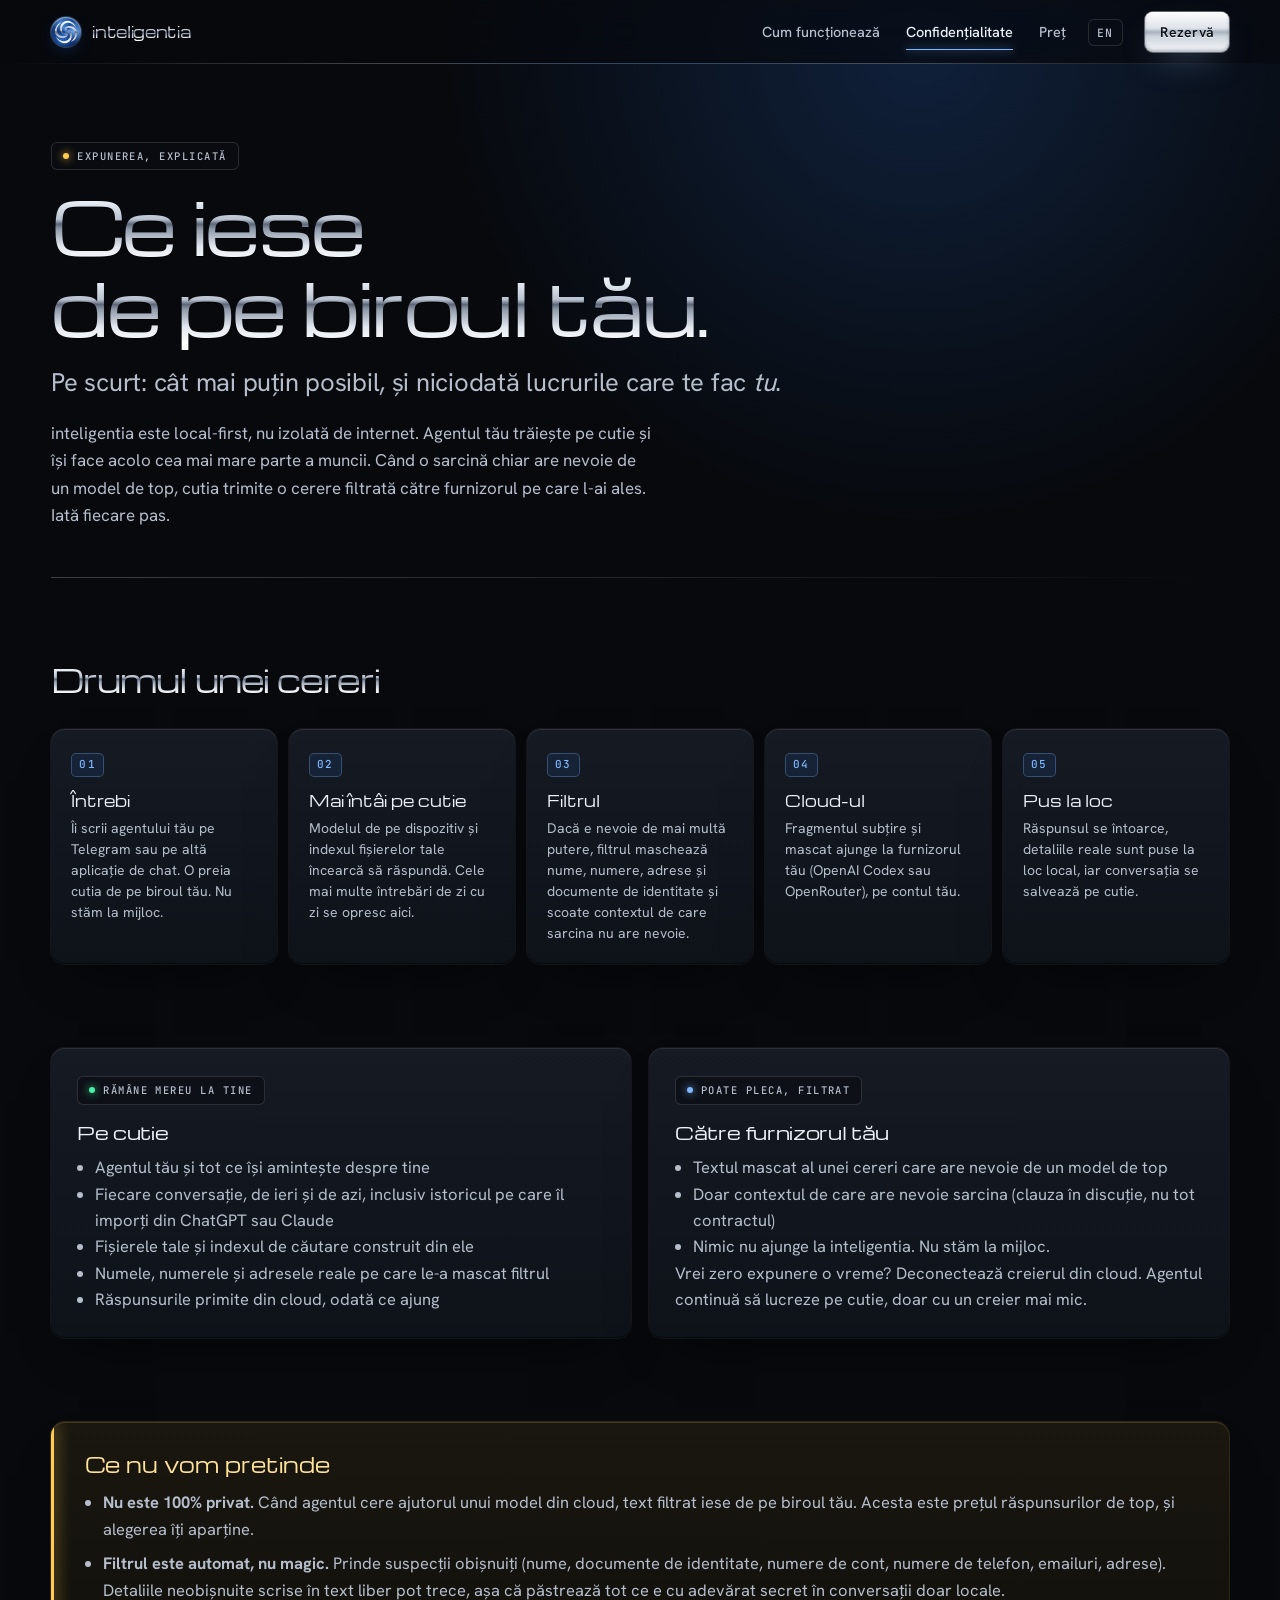
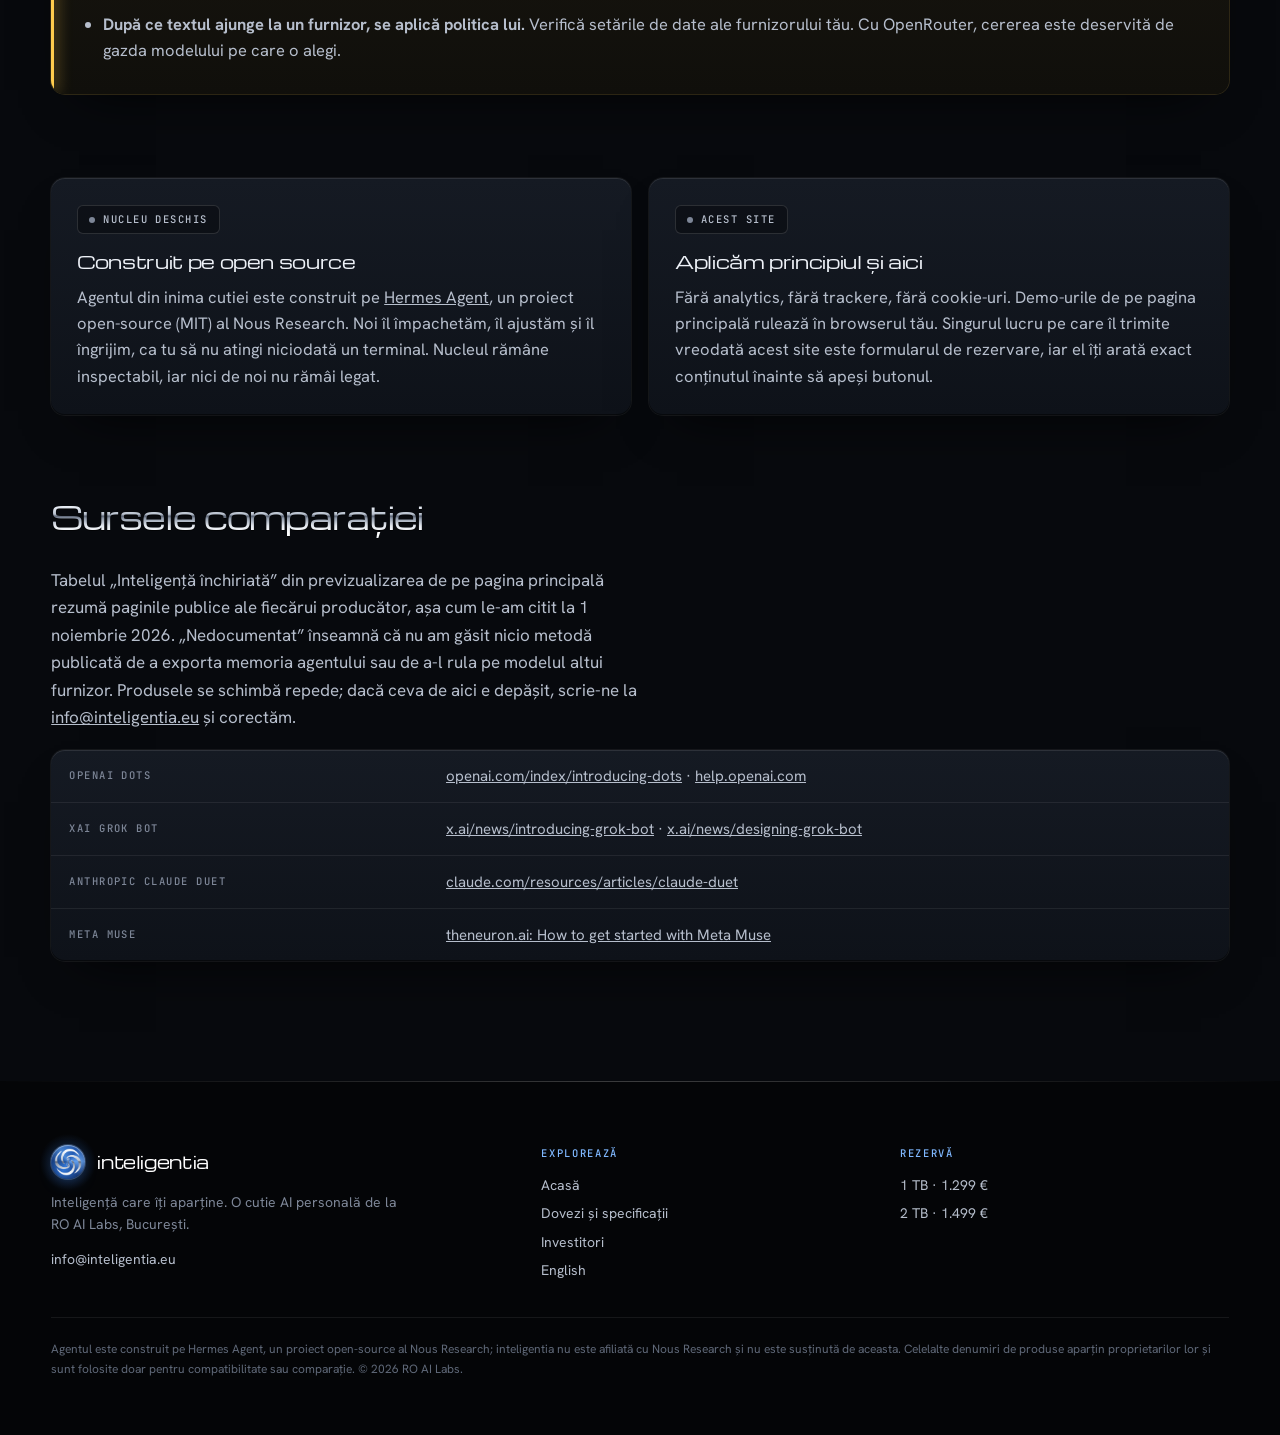
<file: security-ro.html>
<!DOCTYPE html>
<html lang="ro">
<head>
<meta charset="UTF-8">
<meta name="viewport" content="width=device-width, initial-scale=1">
<title>Ce iese de pe biroul tău · inteligentia</title>
<meta name="description" content="Exact ce rămâne pe cutia ta inteligentia, ce poate pleca și cum decide filtrul de expunere. Fără vorbe goale.">
<link rel="canonical" href="https://inteligentia.eu/security-ro.html">
<link rel="alternate" hreflang="en" href="https://inteligentia.eu/security.html">
<link rel="alternate" hreflang="ro" href="https://inteligentia.eu/security-ro.html">
<meta name="theme-color" content="#07090d">
<link rel="icon" href="assets/img/icon-192.png">
<link rel="apple-touch-icon" href="assets/img/icon-192.png">
<link rel="stylesheet" href="assets/css/fonts.css">
<link rel="stylesheet" href="assets/css/site.css">
</head>
<body data-page="security">
<a class="skip" href="#main">Treci la conținut</a>
<header class="hud-top">
  <a class="brand" href="index-ro.html" aria-label="inteligentia, pagina principală"><span class="orb" aria-hidden="true"></span><span>inteligentia</span></a>
  <nav class="nav" aria-label="Principal">
    <div class="nav-links">
      <a class="link" href="index-ro.html#how">Cum funcționează</a>
      <a class="link" href="security-ro.html" aria-current="page">Confidențialitate</a>
      <a class="link" href="index-ro.html#hardware">Preț</a>
    </div>
    <a class="link lang" href="security.html" hreflang="en" lang="en">EN</a>
    <a class="btn primary sm" href="index-ro.html#reserve">Rezervă</a>
  </nav>
</header>

<main id="main" class="page">
  <div class="wrap">
    <section class="page-hero">
      <span class="tag filter">Expunerea, explicată</span>
      <h1 class="d d-xl" style="margin-top:14px">Ce iese<br>de pe biroul tău.</h1>
      <p class="voice">Pe scurt: cât mai puțin posibil, și niciodată lucrurile care te fac <em>tu</em>.</p>
      <p class="lede">inteligentia este local-first, nu izolată de internet. Agentul tău trăiește pe cutie și își face acolo cea mai mare parte a muncii. Când o sarcină chiar are nevoie de un model de top, cutia trimite o cerere filtrată către furnizorul pe care l-ai ales. Iată fiecare pas.</p>
    </section>

    <section class="section">
      <h2 class="d d-m">Drumul unei cereri</h2>
      <div class="flow" style="margin-top:20px">
        <div><span class="num">01</span><b>Întrebi</b><p>Îi scrii agentului tău pe Telegram sau pe altă aplicație de chat. O preia cutia de pe biroul tău. Nu stăm la mijloc.</p></div>
        <div><span class="num">02</span><b>Mai întâi pe cutie</b><p>Modelul de pe dispozitiv și indexul fișierelor tale încearcă să răspundă. Cele mai multe întrebări de zi cu zi se opresc aici.</p></div>
        <div><span class="num">03</span><b>Filtrul</b><p>Dacă e nevoie de mai multă putere, filtrul maschează nume, numere, adrese și documente de identitate și scoate contextul de care sarcina nu are nevoie.</p></div>
        <div><span class="num">04</span><b>Cloud-ul</b><p>Fragmentul subțire și mascat ajunge la furnizorul tău (OpenAI Codex sau OpenRouter), pe contul tău.</p></div>
        <div><span class="num">05</span><b>Pus la loc</b><p>Răspunsul se întoarce, detaliile reale sunt puse la loc local, iar conversația se salvează pe cutie.</p></div>
      </div>
    </section>

    <section class="section grid2">
      <div class="card">
        <span class="tag local">Rămâne mereu la tine</span>
        <h3>Pe cutie</h3>
        <ul>
          <li>Agentul tău și tot ce își amintește despre tine</li>
          <li>Fiecare conversație, de ieri și de azi, inclusiv istoricul pe care îl imporți din ChatGPT sau Claude</li>
          <li>Fișierele tale și indexul de căutare construit din ele</li>
          <li>Numele, numerele și adresele reale pe care le-a mascat filtrul</li>
          <li>Răspunsurile primite din cloud, odată ce ajung</li>
        </ul>
      </div>
      <div class="card">
        <span class="tag cloud">Poate pleca, filtrat</span>
        <h3>Către furnizorul tău</h3>
        <ul>
          <li>Textul mascat al unei cereri care are nevoie de un model de top</li>
          <li>Doar contextul de care are nevoie sarcina (clauza în discuție, nu tot contractul)</li>
          <li>Nimic nu ajunge la inteligentia. Nu stăm la mijloc.</li>
        </ul>
        <p>Vrei zero expunere o vreme? Deconectează creierul din cloud. Agentul continuă să lucreze pe cutie, doar cu un creier mai mic.</p>
      </div>
    </section>

    <section class="section">
      <div class="honest">
        <h3>Ce nu vom pretinde</h3>
        <ul>
          <li><strong>Nu este 100% privat.</strong> Când agentul cere ajutorul unui model din cloud, text filtrat iese de pe biroul tău. Acesta este prețul răspunsurilor de top, și alegerea îți aparține.</li>
          <li><strong>Filtrul este automat, nu magic.</strong> Prinde suspecții obișnuiți (nume, documente de identitate, numere de cont, numere de telefon, emailuri, adrese). Detaliile neobișnuite scrise în text liber pot trece, așa că păstrează tot ce e cu adevărat secret în conversații doar locale.</li>
          <li><strong>După ce textul ajunge la un furnizor, se aplică politica lui.</strong> Verifică setările de date ale furnizorului tău. Cu OpenRouter, cererea este deservită de gazda modelului pe care o alegi.</li>
        </ul>
      </div>
    </section>

    <section class="section grid2">
      <div class="card">
        <span class="tag">Nucleu deschis</span>
        <h3>Construit pe open source</h3>
        <p>Agentul din inima cutiei este construit pe <a href="https://github.com/NousResearch/hermes-agent" rel="noopener">Hermes Agent</a>, un proiect open-source (MIT) al Nous Research. Noi îl împachetăm, îl ajustăm și îl îngrijim, ca tu să nu atingi niciodată un terminal. Nucleul rămâne inspectabil, iar nici de noi nu rămâi legat.</p>
      </div>
      <div class="card">
        <span class="tag">Acest site</span>
        <h3>Aplicăm principiul și aici</h3>
        <p>Fără analytics, fără trackere, fără cookie-uri. Demo-urile de pe pagina principală rulează în browserul tău. Singurul lucru pe care îl trimite vreodată acest site este formularul de rezervare, iar el îți arată exact conținutul înainte să apeși butonul.</p>
      </div>
    </section>

    <section class="section" id="sources">
      <h2 class="d d-m">Sursele comparației</h2>
      <p class="lede" style="margin:10px 0 18px">Tabelul „Inteligență închiriată” din previzualizarea de pe pagina principală rezumă paginile publice ale fiecărui producător, așa cum le-am citit la 1 noiembrie 2026. „Nedocumentat” înseamnă că nu am găsit nicio metodă publicată de a exporta memoria agentului sau de a-l rula pe modelul altui furnizor. Produsele se schimbă repede; dacă ceva de aici e depășit, scrie-ne la <a href="mailto:info@inteligentia.eu">info@inteligentia.eu</a> și corectăm.</p>
      <table class="spec">
        <tr><th>OpenAI dots</th><td><a href="https://openai.com/index/introducing-dots/" rel="noopener">openai.com/index/introducing-dots</a> · <a href="https://help.openai.com/en/articles/20001530-getting-started-with-your-dot" rel="noopener">help.openai.com</a></td></tr>
        <tr><th>xAI Grok Bot</th><td><a href="https://x.ai/news/introducing-grok-bot" rel="noopener">x.ai/news/introducing-grok-bot</a> · <a href="https://x.ai/news/designing-grok-bot" rel="noopener">x.ai/news/designing-grok-bot</a></td></tr>
        <tr><th>Anthropic Claude Duet</th><td><a href="https://claude.com/resources/articles/claude-duet" rel="noopener">claude.com/resources/articles/claude-duet</a></td></tr>
        <tr><th>Meta Muse</th><td><a href="https://theneuron.ai/explainer-articles/how-to-get-started-with-meta-muse/" rel="noopener">theneuron.ai: How to get started with Meta Muse</a></td></tr>
      </table>
    </section>
  </div>
</main>

<footer class="foot">
  <div class="wrap">
    <div>
      <div class="brandline"><span class="orb" aria-hidden="true"></span> inteligentia</div>
      <p style="margin-top:12px;max-width:44ch">Inteligență care îți aparține. O cutie AI personală de la RO AI Labs, București.</p>
      <p style="margin-top:12px"><a href="mailto:info@inteligentia.eu">info@inteligentia.eu</a></p>
    </div>
    <div>
      <h4>Explorează</h4>
      <a href="index-ro.html">Acasă</a>
      <a href="proof-ro.html">Dovezi și specificații</a>
      <a href="investors-ro.html">Investitori</a>
      <a href="security.html" hreflang="en" lang="en">English</a>
    </div>
    <div>
      <h4>Rezervă</h4>
      <a href="index-ro.html">1 TB · 1.299 €</a>
      <a href="index-ro.html">2 TB · 1.499 €</a>
    </div>
    <p class="legal">Agentul este construit pe Hermes Agent, un proiect open-source al Nous Research; inteligentia nu este afiliată cu Nous Research și nu este susținută de aceasta. Celelalte denumiri de produse aparțin proprietarilor lor și sunt folosite doar pentru compatibilitate sau comparație. © 2026 RO AI Labs.</p>
  </div>
</footer>
</body>
</html>
</file>
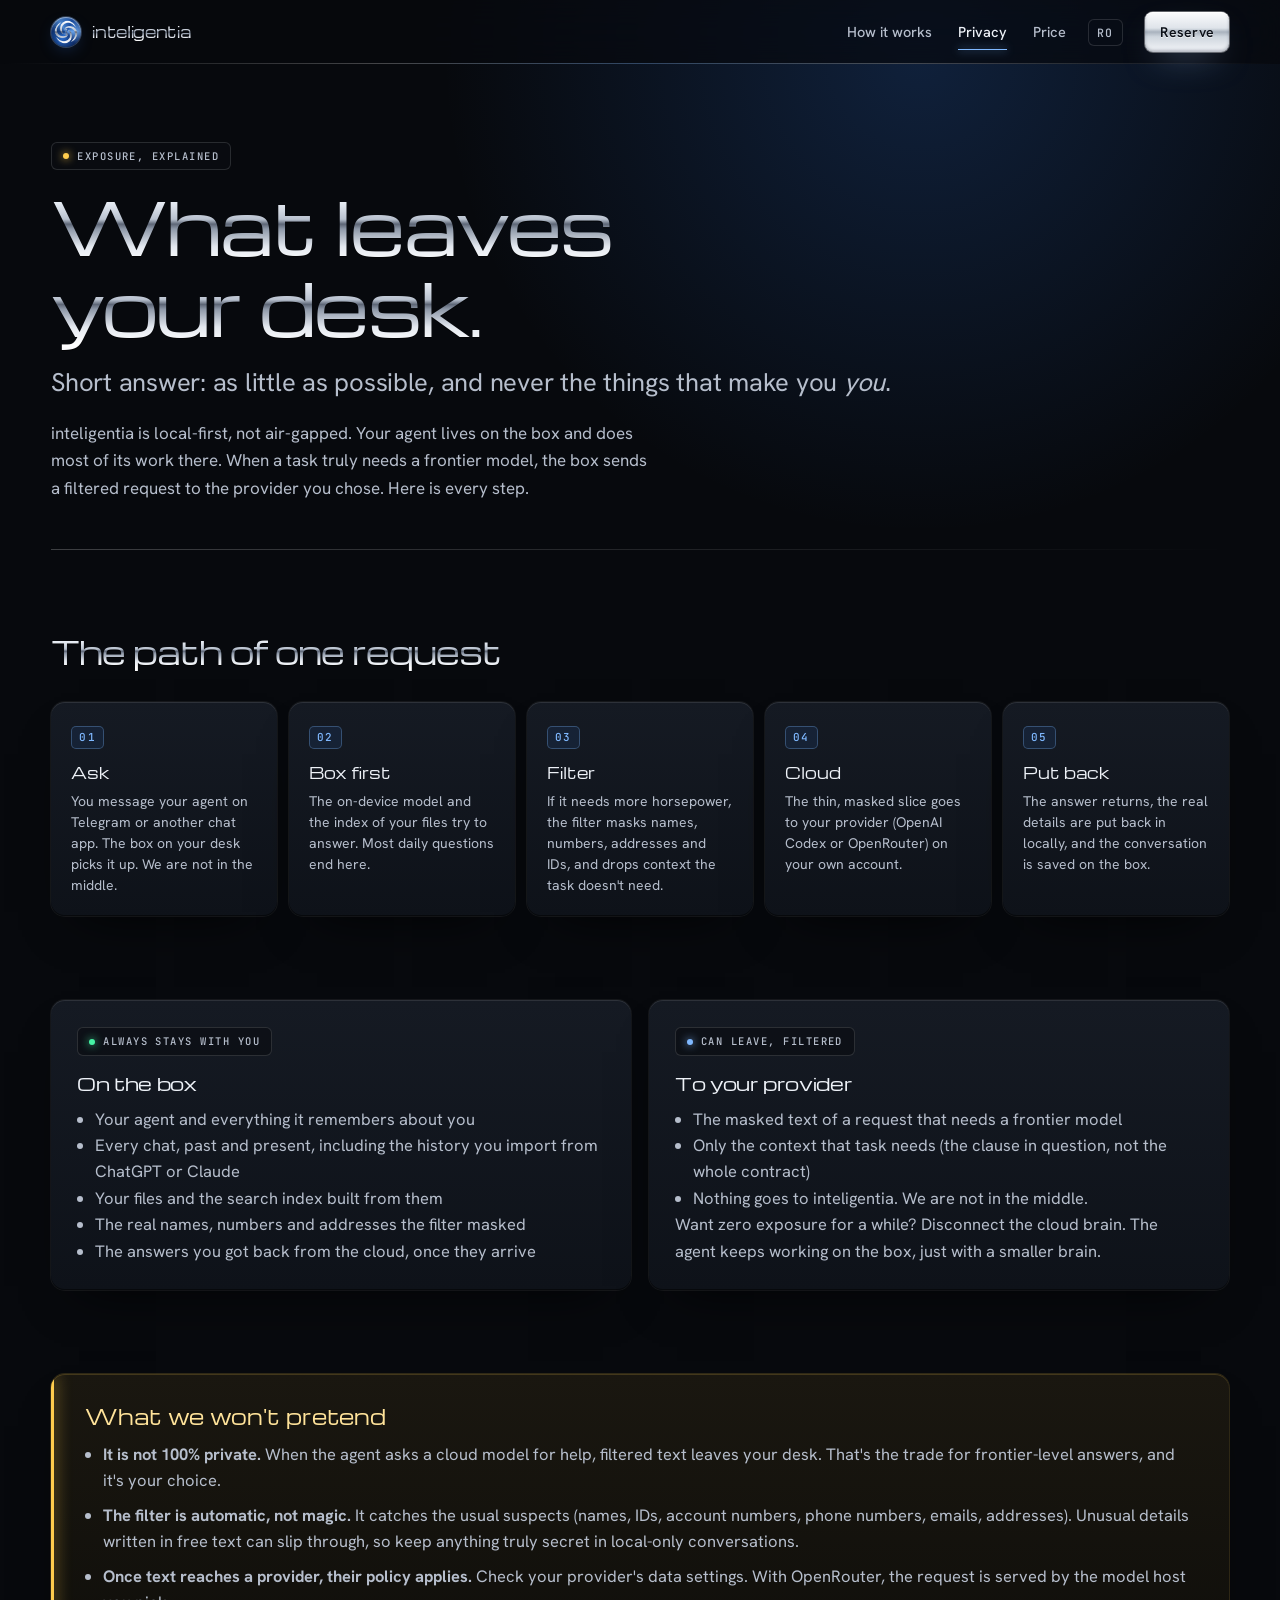
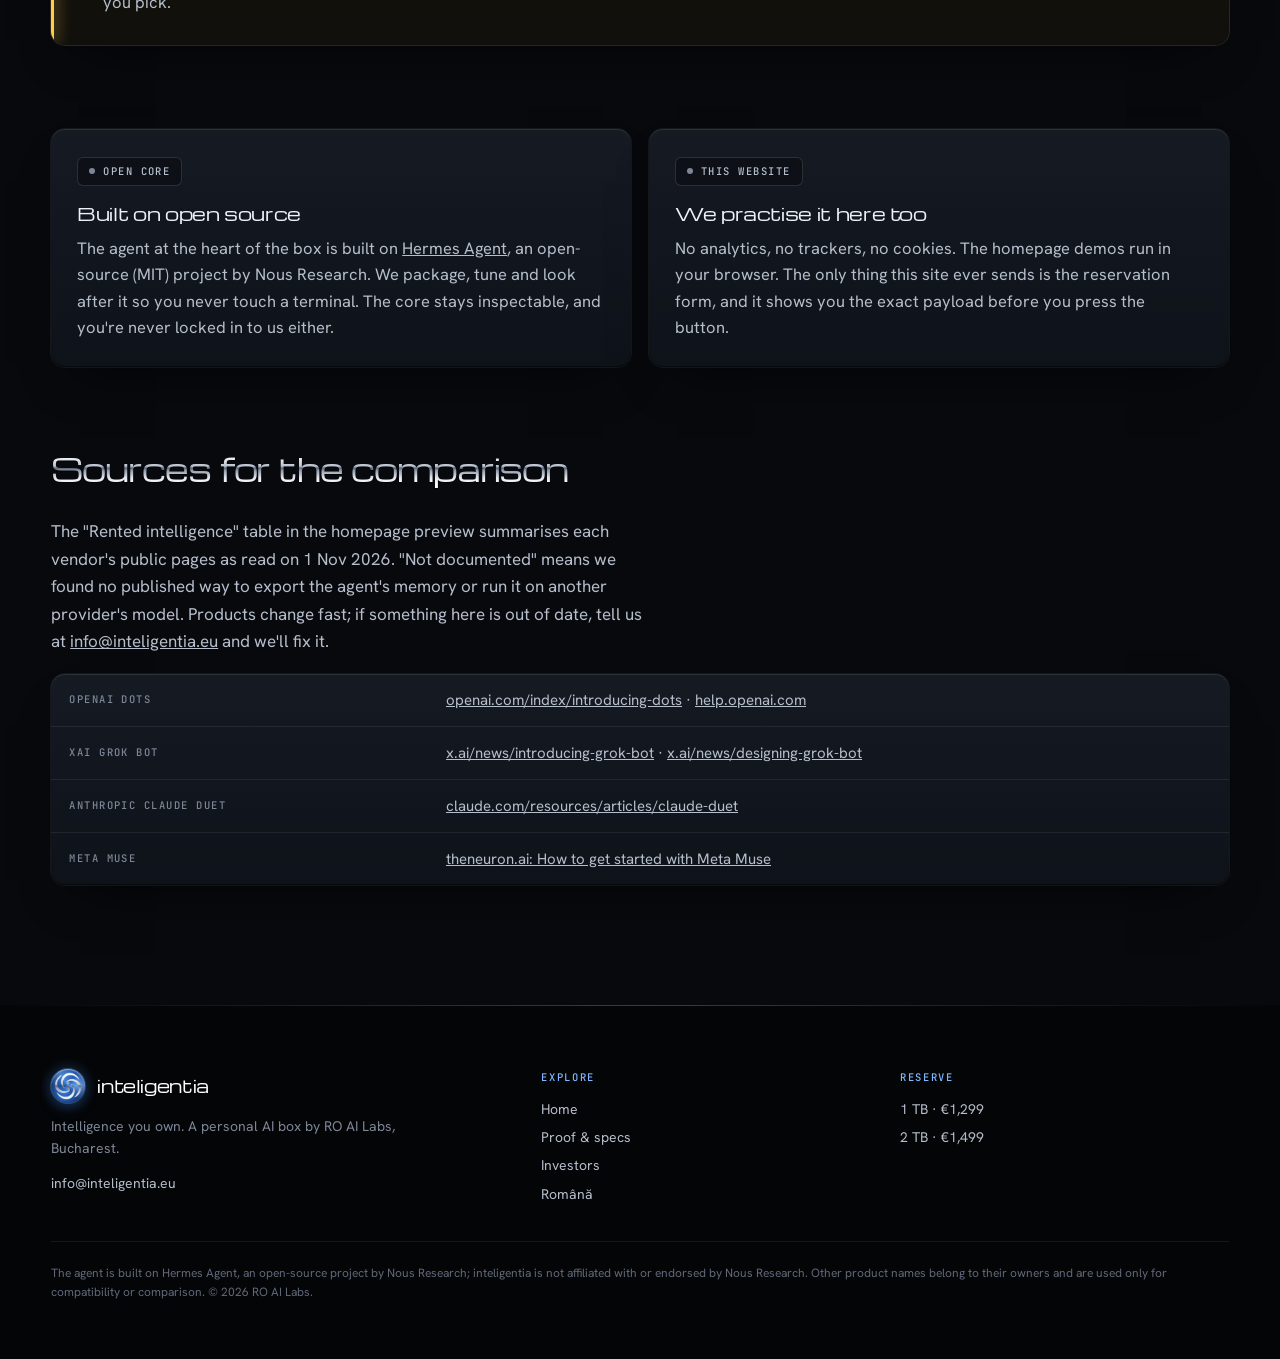
<file: security.html>
<!DOCTYPE html>
<html lang="en">
<head>
<meta charset="UTF-8">
<meta name="viewport" content="width=device-width, initial-scale=1">
<title>What leaves your desk · inteligentia</title>
<meta name="description" content="Exactly what stays on your inteligentia box, what can leave, and how the exposure filter decides. No hand-waving.">
<link rel="canonical" href="https://inteligentia.eu/security.html">
<link rel="alternate" hreflang="ro" href="https://inteligentia.eu/security-ro.html">
<meta name="theme-color" content="#07090d">
<link rel="icon" href="assets/img/icon-192.png">
<link rel="apple-touch-icon" href="assets/img/icon-192.png">
<link rel="stylesheet" href="assets/css/fonts.css">
<link rel="stylesheet" href="assets/css/site.css">
</head>
<body data-page="security">
<a class="skip" href="#main">Skip to content</a>
<header class="hud-top">
  <a class="brand" href="index.html" aria-label="inteligentia home"><span class="orb" aria-hidden="true"></span><span>inteligentia</span></a>
  <nav class="nav" aria-label="Main">
    <div class="nav-links">
      <a class="link" href="index.html#how">How it works</a>
      <a class="link" href="security.html" aria-current="page">Privacy</a>
      <a class="link" href="index.html#hardware">Price</a>
    </div>
    <a class="link lang" href="security-ro.html" hreflang="ro" lang="ro">RO</a>
    <a class="btn primary sm" href="index.html#reserve">Reserve</a>
  </nav>
</header>

<main id="main" class="page">
  <div class="wrap">
    <section class="page-hero">
      <span class="tag filter">Exposure, explained</span>
      <h1 class="d d-xl" style="margin-top:14px">What leaves<br>your desk.</h1>
      <p class="voice">Short answer: as little as possible, and never the things that make you <em>you</em>.</p>
      <p class="lede">inteligentia is local-first, not air-gapped. Your agent lives on the box and does most of its work there. When a task truly needs a frontier model, the box sends a filtered request to the provider you chose. Here is every step.</p>
    </section>

    <section class="section">
      <h2 class="d d-m">The path of one request</h2>
      <div class="flow" style="margin-top:20px">
        <div><span class="num">01</span><b>Ask</b><p>You message your agent on Telegram or another chat app. The box on your desk picks it up. We are not in the middle.</p></div>
        <div><span class="num">02</span><b>Box first</b><p>The on-device model and the index of your files try to answer. Most daily questions end here.</p></div>
        <div><span class="num">03</span><b>Filter</b><p>If it needs more horsepower, the filter masks names, numbers, addresses and IDs, and drops context the task doesn't need.</p></div>
        <div><span class="num">04</span><b>Cloud</b><p>The thin, masked slice goes to your provider (OpenAI Codex or OpenRouter) on your own account.</p></div>
        <div><span class="num">05</span><b>Put back</b><p>The answer returns, the real details are put back in locally, and the conversation is saved on the box.</p></div>
      </div>
    </section>

    <section class="section grid2">
      <div class="card">
        <span class="tag local">Always stays with you</span>
        <h3>On the box</h3>
        <ul>
          <li>Your agent and everything it remembers about you</li>
          <li>Every chat, past and present, including the history you import from ChatGPT or Claude</li>
          <li>Your files and the search index built from them</li>
          <li>The real names, numbers and addresses the filter masked</li>
          <li>The answers you got back from the cloud, once they arrive</li>
        </ul>
      </div>
      <div class="card">
        <span class="tag cloud">Can leave, filtered</span>
        <h3>To your provider</h3>
        <ul>
          <li>The masked text of a request that needs a frontier model</li>
          <li>Only the context that task needs (the clause in question, not the whole contract)</li>
          <li>Nothing goes to inteligentia. We are not in the middle.</li>
        </ul>
        <p>Want zero exposure for a while? Disconnect the cloud brain. The agent keeps working on the box, just with a smaller brain.</p>
      </div>
    </section>

    <section class="section">
      <div class="honest">
        <h3>What we won't pretend</h3>
        <ul>
          <li><strong>It is not 100% private.</strong> When the agent asks a cloud model for help, filtered text leaves your desk. That's the trade for frontier-level answers, and it's your choice.</li>
          <li><strong>The filter is automatic, not magic.</strong> It catches the usual suspects (names, IDs, account numbers, phone numbers, emails, addresses). Unusual details written in free text can slip through, so keep anything truly secret in local-only conversations.</li>
          <li><strong>Once text reaches a provider, their policy applies.</strong> Check your provider's data settings. With OpenRouter, the request is served by the model host you pick.</li>
        </ul>
      </div>
    </section>

    <section class="section grid2">
      <div class="card">
        <span class="tag">Open core</span>
        <h3>Built on open source</h3>
        <p>The agent at the heart of the box is built on <a href="https://github.com/NousResearch/hermes-agent" rel="noopener">Hermes Agent</a>, an open-source (MIT) project by Nous Research. We package, tune and look after it so you never touch a terminal. The core stays inspectable, and you're never locked in to us either.</p>
      </div>
      <div class="card">
        <span class="tag">This website</span>
        <h3>We practise it here too</h3>
        <p>No analytics, no trackers, no cookies. The homepage demos run in your browser. The only thing this site ever sends is the reservation form, and it shows you the exact payload before you press the button.</p>
      </div>
    </section>

    <section class="section" id="sources">
      <h2 class="d d-m">Sources for the comparison</h2>
      <p class="lede" style="margin:10px 0 18px">The "Rented intelligence" table in the homepage preview summarises each vendor's public pages as read on 1 Nov 2026. "Not documented" means we found no published way to export the agent's memory or run it on another provider's model. Products change fast; if something here is out of date, tell us at <a href="mailto:info@inteligentia.eu">info@inteligentia.eu</a> and we'll fix it.</p>
      <table class="spec">
        <tr><th>OpenAI dots</th><td><a href="https://openai.com/index/introducing-dots/" rel="noopener">openai.com/index/introducing-dots</a> · <a href="https://help.openai.com/en/articles/20001530-getting-started-with-your-dot" rel="noopener">help.openai.com</a></td></tr>
        <tr><th>xAI Grok Bot</th><td><a href="https://x.ai/news/introducing-grok-bot" rel="noopener">x.ai/news/introducing-grok-bot</a> · <a href="https://x.ai/news/designing-grok-bot" rel="noopener">x.ai/news/designing-grok-bot</a></td></tr>
        <tr><th>Anthropic Claude Duet</th><td><a href="https://claude.com/resources/articles/claude-duet" rel="noopener">claude.com/resources/articles/claude-duet</a></td></tr>
        <tr><th>Meta Muse</th><td><a href="https://theneuron.ai/explainer-articles/how-to-get-started-with-meta-muse/" rel="noopener">theneuron.ai: How to get started with Meta Muse</a></td></tr>
      </table>
    </section>
  </div>
</main>

<footer class="foot">
  <div class="wrap">
    <div>
      <div class="brandline"><span class="orb" aria-hidden="true"></span> inteligentia</div>
      <p style="margin-top:12px;max-width:44ch">Intelligence you own. A personal AI box by RO AI Labs, Bucharest.</p>
      <p style="margin-top:12px"><a href="mailto:info@inteligentia.eu">info@inteligentia.eu</a></p>
    </div>
    <div>
      <h4>Explore</h4>
      <a href="index.html">Home</a>
      <a href="proof.html">Proof &amp; specs</a>
      <a href="investors.html">Investors</a>
      <a href="security-ro.html" hreflang="ro" lang="ro">Română</a>
    </div>
    <div>
      <h4>Reserve</h4>
      <a href="index.html">1 TB · €1,299</a>
      <a href="index.html">2 TB · €1,499</a>
    </div>
    <p class="legal">The agent is built on Hermes Agent, an open-source project by Nous Research; inteligentia is not affiliated with or endorsed by Nous Research. Other product names belong to their owners and are used only for compatibility or comparison. © 2026 RO AI Labs.</p>
  </div>
</footer>
</body>
</html>
</file>
<file: assets/css/fonts.css>
/* Self-hosted (SIL Open Font License): Michroma, Hanken Grotesk, JetBrains Mono */
@font-face {
  font-family: 'Michroma';
  font-style: normal;
  font-weight: 400;
  font-display: swap;
  src: url(../fonts/Michroma-latin-ext.woff2) format('woff2');
  unicode-range: U+0100-02BA, U+02BD-02C5, U+02C7-02CC, U+02CE-02D7, U+02DD-02FF, U+0304, U+0308, U+0329, U+1D00-1DBF, U+1E00-1E9F, U+1EF2-1EFF, U+2020, U+20A0-20AB, U+20AD-20C4, U+2113, U+2C60-2C7F, U+A720-A7FF;
}
@font-face {
  font-family: 'Michroma';
  font-style: normal;
  font-weight: 400;
  font-display: swap;
  src: url(../fonts/Michroma-latin.woff2) format('woff2');
  unicode-range: U+0000-00FF, U+0131, U+0152-0153, U+02BB-02BC, U+02C6, U+02DA, U+02DC, U+0304, U+0308, U+0329, U+2000-206F, U+20AC, U+2122, U+2191, U+2193, U+2212, U+2215, U+FEFF, U+FFFD;
}
@font-face {
  font-family: 'Hanken Grotesk';
  font-style: normal;
  font-weight: 300 700;
  font-display: swap;
  src: url(../fonts/HankenGrotesk-latin-ext.woff2) format('woff2');
  unicode-range: U+0100-02BA, U+02BD-02C5, U+02C7-02CC, U+02CE-02D7, U+02DD-02FF, U+0304, U+0308, U+0329, U+1D00-1DBF, U+1E00-1E9F, U+1EF2-1EFF, U+2020, U+20A0-20AB, U+20AD-20C4, U+2113, U+2C60-2C7F, U+A720-A7FF;
}
@font-face {
  font-family: 'Hanken Grotesk';
  font-style: normal;
  font-weight: 300 700;
  font-display: swap;
  src: url(../fonts/HankenGrotesk-latin.woff2) format('woff2');
  unicode-range: U+0000-00FF, U+0131, U+0152-0153, U+02BB-02BC, U+02C6, U+02DA, U+02DC, U+0304, U+0308, U+0329, U+2000-206F, U+20AC, U+2122, U+2191, U+2193, U+2212, U+2215, U+FEFF, U+FFFD;
}
@font-face {
  font-family: 'JetBrains Mono';
  font-style: normal;
  font-weight: 400;
  font-display: swap;
  src: url(../fonts/JetBrainsMono-400-latin-ext.woff2) format('woff2');
  unicode-range: U+0100-02BA, U+02BD-02C5, U+02C7-02CC, U+02CE-02D7, U+02DD-02FF, U+0304, U+0308, U+0329, U+1D00-1DBF, U+1E00-1E9F, U+1EF2-1EFF, U+2020, U+20A0-20AB, U+20AD-20C4, U+2113, U+2C60-2C7F, U+A720-A7FF;
}
@font-face {
  font-family: 'JetBrains Mono';
  font-style: normal;
  font-weight: 400;
  font-display: swap;
  src: url(../fonts/JetBrainsMono-400-latin.woff2) format('woff2');
  unicode-range: U+0000-00FF, U+0131, U+0152-0153, U+02BB-02BC, U+02C6, U+02DA, U+02DC, U+0304, U+0308, U+0329, U+2000-206F, U+20AC, U+2122, U+2191, U+2193, U+2212, U+2215, U+FEFF, U+FFFD;
}
@font-face {
  font-family: 'JetBrains Mono';
  font-style: normal;
  font-weight: 500;
  font-display: swap;
  src: url(../fonts/JetBrainsMono-500-latin-ext.woff2) format('woff2');
  unicode-range: U+0100-02BA, U+02BD-02C5, U+02C7-02CC, U+02CE-02D7, U+02DD-02FF, U+0304, U+0308, U+0329, U+1D00-1DBF, U+1E00-1E9F, U+1EF2-1EFF, U+2020, U+20A0-20AB, U+20AD-20C4, U+2113, U+2C60-2C7F, U+A720-A7FF;
}
@font-face {
  font-family: 'JetBrains Mono';
  font-style: normal;
  font-weight: 500;
  font-display: swap;
  src: url(../fonts/JetBrainsMono-500-latin.woff2) format('woff2');
  unicode-range: U+0000-00FF, U+0131, U+0152-0153, U+02BB-02BC, U+02C6, U+02DA, U+02DC, U+0304, U+0308, U+0329, U+2000-206F, U+20AC, U+2122, U+2191, U+2193, U+2212, U+2215, U+FEFF, U+FFFD;
}
@font-face {
  font-family: 'JetBrains Mono';
  font-style: normal;
  font-weight: 700;
  font-display: swap;
  src: url(../fonts/JetBrainsMono-700-latin-ext.woff2) format('woff2');
  unicode-range: U+0100-02BA, U+02BD-02C5, U+02C7-02CC, U+02CE-02D7, U+02DD-02FF, U+0304, U+0308, U+0329, U+1D00-1DBF, U+1E00-1E9F, U+1EF2-1EFF, U+2020, U+20A0-20AB, U+20AD-20C4, U+2113, U+2C60-2C7F, U+A720-A7FF;
}
@font-face {
  font-family: 'JetBrains Mono';
  font-style: normal;
  font-weight: 700;
  font-display: swap;
  src: url(../fonts/JetBrainsMono-700-latin.woff2) format('woff2');
  unicode-range: U+0000-00FF, U+0131, U+0152-0153, U+02BB-02BC, U+02C6, U+02DA, U+02DC, U+0304, U+0308, U+0329, U+2000-206F, U+20AC, U+2122, U+2191, U+2193, U+2212, U+2215, U+FEFF, U+FFFD;
}
@font-face {
  font-family: 'JetBrains Mono';
  font-style: normal;
  font-weight: 800;
  font-display: swap;
  src: url(../fonts/JetBrainsMono-800-latin-ext.woff2) format('woff2');
  unicode-range: U+0100-02BA, U+02BD-02C5, U+02C7-02CC, U+02CE-02D7, U+02DD-02FF, U+0304, U+0308, U+0329, U+1D00-1DBF, U+1E00-1E9F, U+1EF2-1EFF, U+2020, U+20A0-20AB, U+20AD-20C4, U+2113, U+2C60-2C7F, U+A720-A7FF;
}
@font-face {
  font-family: 'JetBrains Mono';
  font-style: normal;
  font-weight: 800;
  font-display: swap;
  src: url(../fonts/JetBrainsMono-800-latin.woff2) format('woff2');
  unicode-range: U+0000-00FF, U+0131, U+0152-0153, U+02BB-02BC, U+02C6, U+02DA, U+02DC, U+0304, U+0308, U+0329, U+2000-206F, U+20AC, U+2122, U+2191, U+2193, U+2212, U+2215, U+FEFF, U+FFFD;
}
</file>
<file: assets/css/site.css>
/* ================================================================
   INTELIGENTIA · "Chrome"
   The site is the device, switched on. Graphite dark like the inside
   of the case, liquid-chrome lettering like the spiral on its face,
   anodized cobalt for anything you touch, and status LEDs for the
   honest numbers. Michroma (engraved), Hanken Grotesk (voice),
   JetBrains Mono (the machine).
   ================================================================ */

:root {
  --bg: #07090d;
  --bg-2: #0b0e14;
  --bg-3: #10141c;
  --ink: #eef2f8;
  --ink-2: #b6becc;
  --muted: #7d8697;
  --hair: rgba(255, 255, 255, .07);
  --hair-2: rgba(255, 255, 255, .13);

  /* the case: anodized cobalt, sampled from the real box */
  --case: #1e5bb8;
  --case-hi: #4a86cf;
  --case-lo: #133f86;
  --blue: #5e9cf0;
  --electric: #7fb8ff;
  --glow: rgba(46, 116, 222, .45);

  /* LEDs */
  --led: #46f2a4;
  --amber: #ffcc4d;
  --alarm: #ff5a5f;

  /* metals */
  --chrome: linear-gradient(180deg, #ffffff 0%, #e9eef5 22%, #b9c2cf 44%, #5d6676 50%, #8e98a8 56%, #e3e8ef 78%, #ffffff 100%);
  --chrome-blue: linear-gradient(180deg, #e4f1ff 0%, #a9cdfb 30%, #4a86cf 48%, #163f86 52%, #2c68c4 64%, #8fbcf5 86%, #dcecff 100%);
  --steel: linear-gradient(180deg, #fbfcfd 0%, #dfe4ea 40%, #a9b2be 50%, #cfd6de 62%, #f4f6f9 100%);
  --anod: linear-gradient(170deg, #4f8ad6 0%, #2462c2 18%, #1a4fa3 46%, #1d58b4 70%, #3a77cd 100%);
  --panel: linear-gradient(180deg, #151a23 0%, #0e1219 100%);
  --edge: inset 0 1px 0 rgba(255, 255, 255, .10), inset 0 -1px 0 rgba(0, 0, 0, .5), 0 0 0 1px rgba(255, 255, 255, .06);
  --sh: 0 24px 50px -28px rgba(0, 0, 0, .9);

  /* legacy aliases */
  --night: #05070a;
  --sky: var(--electric);
  --surface: #121720;
  --line: var(--hair-2);

  --r-sm: 8px;
  --r: 14px;
  --r-lg: 20px;
  --ease: cubic-bezier(.2, .8, .2, 1);

  --display: "Michroma", "Eurostile", "Microgramma", ui-sans-serif, sans-serif;
  --sans: "Hanken Grotesk", ui-sans-serif, system-ui, -apple-system, "Segoe UI", Roboto, sans-serif;
  --serif: var(--sans);
  --mono: "JetBrains Mono", ui-monospace, "SFMono-Regular", Menlo, monospace;

  --gutter: clamp(16px, 4vw, 56px);
  --max: 1200px;
  color-scheme: dark;
}

* { box-sizing: border-box; margin: 0; padding: 0; }
html { scroll-behavior: smooth; -webkit-text-size-adjust: 100%; scroll-padding-top: 90px; background: var(--bg); }
body {
  background: var(--bg);
  color: var(--ink);
  font-family: var(--sans);
  font-size: 16.5px;
  line-height: 1.6;
  -webkit-font-smoothing: antialiased;
  overflow-x: hidden;
}
img, video { display: block; max-width: 100%; height: auto; }
a { color: inherit; }
::selection { background: var(--case); color: #fff; }

.skip { position: absolute; left: 12px; top: -60px; z-index: 400; background: var(--ink); color: var(--bg); padding: 8px 14px; border-radius: var(--r-sm); }
.skip:focus { top: 12px; }
.sr { position: absolute; width: 1px; height: 1px; overflow: hidden; clip: rect(0 0 0 0); white-space: nowrap; }
:focus-visible { outline: 2px solid var(--electric); outline-offset: 3px; border-radius: 4px; }

/* ---------- type ---------- */
/* chrome lettering: the gradient repeats once per line, so every line gets its own horizon */
.d {
  font-family: var(--display); font-weight: 400; letter-spacing: -.035em; line-height: 1.12; text-wrap: balance;
  background: var(--chrome); background-size: 100% 1.12em; -webkit-background-clip: text; background-clip: text; color: transparent;
  -webkit-box-decoration-break: clone; box-decoration-break: clone;
  filter: drop-shadow(0 1px 0 rgba(0, 0, 0, .6));
}
.d em, .d .blue {
  font-style: normal; background: var(--chrome-blue); background-size: 100% 1.12em;
  -webkit-background-clip: text; background-clip: text; color: transparent;
  -webkit-box-decoration-break: clone; box-decoration-break: clone;
}
.d-xxl { font-size: clamp(40px, 7.6vw, 112px); }
.d-xl  { font-size: clamp(32px, 5.6vw, 80px); }
.d-l   { font-size: clamp(25px, 3.6vw, 50px); }
.d-m   { font-size: clamp(21px, 2.4vw, 32px); }
.voice { font-size: clamp(20px, 2vw, 27px); line-height: 1.35; font-weight: 400; letter-spacing: -.01em; color: var(--ink-2); }
.kicker, .eyebrow {
  display: inline-flex; align-items: center; gap: 10px;
  font-family: var(--mono); font-size: 11px; font-weight: 500; letter-spacing: .18em; text-transform: uppercase; color: var(--electric);
}
.kicker::before, .eyebrow::before { content: ""; width: 6px; height: 6px; border-radius: 50%; background: var(--electric); box-shadow: 0 0 10px var(--electric); }
.lede { font-size: clamp(17px, 1.3vw, 19.5px); line-height: 1.62; max-width: 60ch; color: var(--ink-2); }
.blue { color: var(--electric); }
.hl { color: var(--ink); background: linear-gradient(transparent 62%, rgba(255, 204, 77, .28) 62%); padding: 0 .1em; }
code { font-family: var(--mono); font-size: .9em; }

/* ---------- primitives ---------- */
.tag {
  display: inline-flex; align-items: center; gap: 8px;
  border: 1px solid var(--hair-2); background: rgba(10, 13, 19, .7); color: var(--ink-2);
  padding: 5px 11px; border-radius: 6px;
  font-family: var(--mono); font-size: 10.5px; font-weight: 500; letter-spacing: .14em; text-transform: uppercase;
}
.tag::before { content: ""; width: 6px; height: 6px; border-radius: 50%; background: var(--muted); }
.tag.local::before { background: var(--led); box-shadow: 0 0 8px var(--led); }
.tag.cloud::before { background: var(--electric); box-shadow: 0 0 8px var(--electric); }
.tag.filter::before { background: var(--amber); box-shadow: 0 0 8px var(--amber); }
.tag.alarm::before { background: var(--alarm); box-shadow: 0 0 8px var(--alarm); }
.tag.plain::before { display: none; }

/* buttons are machined parts: a polished steel key, an anodized key, a bare outline */
.btn {
  position: relative; display: inline-flex; align-items: center; justify-content: center; gap: 10px;
  min-height: 52px; padding: 0 22px; border-radius: 10px;
  font: 600 15px var(--sans); letter-spacing: .01em; text-decoration: none; cursor: pointer;
  color: var(--ink); background: linear-gradient(180deg, #1b212c, #10141b);
  border: 0; box-shadow: var(--edge), 0 10px 24px -14px #000;
  transition: transform .2s var(--ease), box-shadow .25s var(--ease), filter .2s;
}
.btn:hover { transform: translateY(-1px); box-shadow: var(--edge), 0 0 0 1px rgba(127, 184, 255, .35), 0 14px 30px -14px var(--glow); }
.btn:active { transform: translateY(1px); }
.btn:disabled { opacity: .6; cursor: progress; }
.btn.primary {
  color: #0b0f17; background: var(--steel);
  box-shadow: inset 0 1px 0 #fff, inset 0 -2px 3px rgba(60, 70, 90, .35), 0 0 0 1px rgba(255, 255, 255, .35), 0 14px 34px -14px rgba(160, 200, 255, .55);
  text-shadow: 0 1px 0 rgba(255, 255, 255, .7);
}
.btn.glow { color: #fff; background: var(--anod); text-shadow: 0 -1px 0 rgba(0, 20, 60, .5);
  box-shadow: inset 0 1px 0 rgba(255, 255, 255, .45), inset 0 -2px 4px rgba(5, 25, 70, .5), 0 0 0 1px rgba(127, 184, 255, .4), 0 16px 40px -14px var(--glow); }
.btn.primary:hover, .btn.glow:hover { filter: brightness(1.08); }
.btn.ghost { background: transparent; box-shadow: inset 0 0 0 1px var(--hair-2); }
.btn.sm { min-height: 40px; padding: 0 15px; font-size: 14px; border-radius: 8px; }
.btn .arr { transition: transform .2s var(--ease); }
.btn:hover .arr { transform: translateX(3px); }

/* the agent's sigil: a chrome spiral on an anodized disc */
.orb {
  --s: 36px; width: var(--s); height: var(--s); border-radius: 50%; flex: none; position: relative; isolation: isolate;
  background: conic-gradient(from 210deg, #2a6fd0, #123a7c 18%, #4a86cf 33%, #1a4fa3 50%, #6aa4ea 66%, #163f86 82%, #2a6fd0);
  box-shadow: inset 0 1px 1px rgba(255, 255, 255, .5), inset 0 -2px 6px rgba(0, 10, 40, .55), 0 0 0 1px rgba(160, 200, 255, .25), 0 6px 18px -6px var(--glow);
}
.orb::before {
  content: ""; position: absolute; inset: 9%; background: var(--chrome);
  -webkit-mask: url(../img/mark-mask.png) center / contain no-repeat; mask: url(../img/mark-mask.png) center / contain no-repeat;
  animation: turn 30s linear infinite;
}
.orb::after { content: ""; position: absolute; inset: -45%; border-radius: 50%; background: radial-gradient(circle, rgba(70, 140, 240, .35), transparent 62%); z-index: -1; animation: halo 5.5s ease-in-out infinite; }
.orb.think::before { animation-duration: 3s; }
.orb.think::after { animation-duration: 1.3s; }
@keyframes turn { to { transform: rotate(-360deg); } }
@keyframes halo { 50% { opacity: .45; transform: scale(1.12); } }

/* ---------- header ---------- */
.hud-top {
  position: fixed; top: 0; left: 0; right: 0; z-index: 100;
  display: flex; align-items: center; gap: 16px;
  padding: 12px var(--gutter);
  background: rgba(7, 9, 13, .72); backdrop-filter: saturate(1.3) blur(18px); -webkit-backdrop-filter: saturate(1.3) blur(18px);
}
.hud-top::after { content: ""; position: absolute; left: 0; right: 0; bottom: 0; height: 1px; background: linear-gradient(90deg, transparent, rgba(255, 255, 255, .25) 30%, rgba(127, 184, 255, .35) 50%, rgba(255, 255, 255, .25) 70%, transparent); }
.brand { display: inline-flex; align-items: center; gap: 11px; text-decoration: none; color: var(--ink); font-family: var(--display); font-size: 15px; letter-spacing: -.02em; }
.brand > span:last-child { background: var(--chrome); background-size: 100% 1.2em; -webkit-background-clip: text; background-clip: text; color: transparent; line-height: 1.2; }
.brand .orb { --s: 30px; }
.brand .orb::after { display: none; }
.nav { margin-left: auto; display: flex; gap: 22px; align-items: center; }
.nav .nav-links { display: flex; gap: 26px; align-items: center; }
.nav a.link { text-decoration: none; font-size: 14.5px; font-weight: 500; color: var(--ink-2); padding: 6px 0; white-space: nowrap; position: relative; }
.nav a.link::after { content: ""; position: absolute; left: 0; right: 0; bottom: 0; height: 1px; background: var(--electric); box-shadow: 0 0 8px var(--electric); transform: scaleX(0); transform-origin: left; transition: transform .25s var(--ease); }
.nav a.link:hover, .nav a.link[aria-current="page"] { color: var(--ink); }
.nav a.link:hover::after, .nav a.link[aria-current="page"]::after { transform: scaleX(1); }
.nav a.link.lang { font: 500 11.5px var(--mono); letter-spacing: .14em; box-shadow: inset 0 0 0 1px var(--hair-2); border-radius: 6px; padding: 6px 9px; }
.nav a.link.lang::after { display: none; }

/* ---------- layout ---------- */
.wrap { width: 100%; max-width: var(--max); margin: 0 auto; }
.split { display: grid; grid-template-columns: 1.05fr .95fr; gap: clamp(28px, 5vw, 80px); align-items: center; }
.split > * { min-width: 0; }
.stack > * + * { margin-top: 22px; }
.film { position: relative; border-radius: var(--r-lg); overflow: hidden; background: var(--night); box-shadow: var(--edge), var(--sh); }
.film video, .film img { width: 100%; height: auto; aspect-ratio: 16/9; object-fit: cover; }

/* machined panel: the base of every card */
.card, .flow > div, .spec, details.faq, .receipt {
  background: var(--panel); color: var(--ink); border: 0; box-shadow: var(--edge), var(--sh);
}

/* ---------- inner pages ---------- */
.page { padding: 140px var(--gutter) 120px; position: relative; isolation: isolate; overflow-x: clip; }
.page::before { content: ""; position: absolute; top: -10%; right: 0; width: min(80vw, 900px); aspect-ratio: 1; background: radial-gradient(circle at 60% 35%, rgba(46, 116, 222, .22), transparent 60%); pointer-events: none; z-index: -1; }
.page-hero { padding-bottom: 48px; margin-bottom: 56px; position: relative; }
.page-hero::after { content: ""; position: absolute; left: 0; right: 0; bottom: 0; height: 1px; background: linear-gradient(90deg, rgba(255, 255, 255, .22), transparent); }
.page-hero p { margin-top: 20px; }
.page-hero .d { margin-top: 18px; }
.grid2 { display: grid; grid-template-columns: 1fr 1fr; gap: 18px; }
.grid3 { display: grid; grid-template-columns: repeat(3, 1fr); gap: 18px; }
.card { border-radius: var(--r); padding: 26px; }
.card h3 { font-family: var(--display); font-weight: 400; font-size: 18px; line-height: 1.3; letter-spacing: -.02em; margin: 16px 0 10px; color: var(--ink); }
.card p { color: var(--ink-2); }
.card p + p, .card ul { margin-top: 10px; }
.card ul { padding-left: 18px; color: var(--ink-2); }
.num { display: inline-block; font-family: var(--mono); font-size: 11px; font-weight: 500; letter-spacing: .12em; color: var(--electric); padding: 3px 8px; border-radius: 5px; box-shadow: inset 0 0 0 1px rgba(127, 184, 255, .3); background: rgba(46, 116, 222, .1); }
.section { margin-top: 84px; }
.section > h2 { margin-bottom: 24px; }
.flow { display: grid; grid-template-columns: repeat(5, 1fr); gap: 12px; }
.flow > div { padding: 20px; border-radius: var(--r); position: relative; }
.flow b { display: block; font-family: var(--display); font-weight: 400; font-size: 15px; line-height: 1.3; margin: 14px 0 8px; }
.flow p { font-size: 14px; line-height: 1.5; color: var(--ink-2); }
.spec { width: 100%; border-collapse: separate; border-spacing: 0; border-radius: var(--r); overflow: hidden; }
.spec th, .spec td { text-align: left; padding: 14px 18px; border-bottom: 1px solid var(--hair); vertical-align: top; font-size: 15px; color: var(--ink-2); }
.spec tr:last-child th, .spec tr:last-child td { border-bottom: 0; }
.spec th { width: 32%; font-family: var(--mono); font-size: 10.5px; font-weight: 500; letter-spacing: .14em; text-transform: uppercase; color: var(--muted); padding-top: 17px; }
.honest { position: relative; border-radius: var(--r); background: linear-gradient(180deg, #1a1710, #100f0b); box-shadow: inset 0 1px 0 rgba(255, 204, 77, .18), 0 0 0 1px rgba(255, 204, 77, .16), var(--sh); color: var(--ink); padding: 30px 30px 30px 34px; overflow: hidden; }
.honest::before { content: ""; position: absolute; left: 0; top: 0; bottom: 0; width: 3px; background: var(--amber); box-shadow: 0 0 16px var(--amber); }
.honest h3 { font-family: var(--display); font-weight: 400; font-size: 20px; line-height: 1.25; margin-bottom: 12px; color: #ffe39a; }
.honest p, .honest li { color: var(--ink-2); }
.honest li { margin: 8px 0 0 18px; }
details.faq { border-radius: var(--r); }
details.faq + details.faq { margin-top: 10px; }
details.faq summary { cursor: pointer; padding: 18px 20px; font-weight: 600; list-style: none; display: flex; justify-content: space-between; gap: 16px; }
details.faq summary::-webkit-details-marker { display: none; }
details.faq summary::after { content: "+"; font: 400 20px/1 var(--mono); color: var(--electric); transition: transform .25s var(--ease); }
details.faq[open] summary::after { transform: rotate(45deg); }
details.faq > div { padding: 0 20px 20px; color: var(--ink-2); }

/* comparison receipt */
.receipt { position: relative; border-radius: var(--r); padding: 24px; font-size: 14px; }
.receipt h3 { font-family: var(--display); font-weight: 400; font-size: 18px; line-height: 1.25; }
.receipt .sub { font-family: var(--mono); font-size: 10.5px; letter-spacing: .14em; text-transform: uppercase; color: var(--muted); margin: 8px 0 16px; }
.receipt table { width: 100%; border-collapse: collapse; }
.receipt th, .receipt td { text-align: left; padding: 10px 8px; border-top: 1px solid var(--hair); vertical-align: top; color: var(--ink-2); }
.receipt th { font-family: var(--mono); font-size: 10px; font-weight: 500; letter-spacing: .12em; text-transform: uppercase; color: var(--muted); border-top: 0; }
.receipt td:first-child { font-weight: 600; color: var(--ink); }
.receipt tr.us td { background: rgba(46, 116, 222, .14); color: var(--electric); font-weight: 600; }
.receipt .x { color: var(--muted); }
.receipt .note { margin-top: 14px; font-size: 12.5px; line-height: 1.5; color: var(--muted); }
.receipt .note a { font-weight: 600; color: var(--ink); }

/* forms: recessed wells */
.field label { display: block; font: 500 10.5px var(--mono); letter-spacing: .14em; text-transform: uppercase; margin-bottom: 8px; color: var(--muted); }
.field input, .field select {
  width: 100%; min-height: 52px; font: 400 16px var(--sans); color: var(--ink);
  border: 0; background: #06080c; padding: 0 16px; border-radius: 10px;
  box-shadow: inset 0 2px 6px rgba(0, 0, 0, .7), inset 0 0 0 1px rgba(255, 255, 255, .08), 0 1px 0 rgba(255, 255, 255, .06);
  transition: box-shadow .2s;
}
.field input:focus { outline: none; box-shadow: inset 0 2px 6px rgba(0, 0, 0, .7), inset 0 0 0 1px var(--electric), 0 0 0 4px rgba(46, 116, 222, .2); }
.check { display: flex; gap: 10px; align-items: flex-start; font-size: 13.5px; line-height: 1.5; color: var(--ink-2); }
.check input { width: 20px; height: 20px; accent-color: var(--case-hi); flex: none; margin-top: 2px; }
.hp { position: absolute; left: -9999px; width: 1px; height: 1px; overflow: hidden; }
.form-msg { font-weight: 600; min-height: 1.5em; font-size: 14px; }
.form-msg.ok { color: var(--led); }
.form-msg.err { color: var(--alarm); }
.done { padding: 30px; }
.done .lede { margin-top: 12px; }

/* footer */
.foot { background: #040507; color: var(--ink-2); padding: 64px var(--gutter) 56px; font-size: 14px; position: relative; overflow: hidden; }
.foot::before { content: ""; position: absolute; left: 0; right: 0; top: 0; height: 1px; background: linear-gradient(90deg, transparent, rgba(255, 255, 255, .22), transparent); }
.foot .wrap { display: grid; grid-template-columns: 1.4fr 1fr 1fr; gap: 30px; position: relative; }
.foot h4 { font-family: var(--mono); font-size: 10.5px; font-weight: 500; letter-spacing: .16em; text-transform: uppercase; margin-bottom: 12px; color: var(--electric); }
.foot a { text-decoration: none; display: block; margin: 6px 0; color: var(--ink-2); }
.foot a:hover { color: #fff; }
.foot p { color: var(--muted); }
.foot .legal { grid-column: 1 / -1; border-top: 1px solid var(--hair); padding-top: 22px; font-size: 12px; line-height: 1.6; color: #5f6878; }
.foot .brandline { display: flex; align-items: center; gap: 12px; font-family: var(--display); font-size: 17px; letter-spacing: -.02em; color: #fff; }
.foot .brandline .orb { --s: 34px; }

/* the case's hex perforation, as a texture */
.hex { background-image: url("data:image/svg+xml,%3Csvg xmlns='http://www.w3.org/2000/svg' width='28' height='48.5' viewBox='0 0 28 48.5'%3E%3Cpath d='M14 2.5l10 5.8v11.6L14 25.7 4 19.9V8.3z' fill='%23000' fill-opacity='.45' stroke='%23ffffff' stroke-opacity='.05'/%3E%3Cpath d='M0 26.7l10 5.8v11.6L0 49.9M28 26.7l-10 5.8v11.6l10 5.8' fill='%23000' fill-opacity='.45' stroke='%23ffffff' stroke-opacity='.05'/%3E%3C/svg%3E"); }

/* reveal */
.rv { opacity: 0; transform: translateY(18px); transition: opacity .8s var(--ease), transform .8s var(--ease); }
.rv.in { opacity: 1; transform: none; }

/* ---------- responsive ---------- */
@media (max-width: 980px) {
  .split, .grid2, .foot .wrap { grid-template-columns: 1fr; }
  .grid3, .flow { grid-template-columns: 1fr; }
}
@media (max-width: 760px) {
  html { scroll-padding-top: 118px; }
  .hud-top { flex-wrap: wrap; row-gap: 4px; padding: 10px var(--gutter) 0; }
  .nav { display: contents; }
  .nav .nav-links { order: 3; flex: 1 0 100%; display: flex; gap: 20px; overflow-x: auto; scrollbar-width: none; margin: 0 calc(var(--gutter) * -1); padding: 4px var(--gutter) 6px; }
  .nav .nav-links::-webkit-scrollbar { display: none; }
  .nav .lang { order: 1; margin-left: auto; }
  .nav .btn { order: 2; }
  .nav a.link { font-size: 14px; }
  .brand { font-size: 14px; }
  .nav .nav-links { gap: 16px; }
  @media (max-width: 380px) { .nav .nav-links { gap: 12px; } .nav a.link { font-size: 13px; } }
  .page { padding-top: 128px; }
  .card { padding: 22px; }
  .spec th, .spec td { padding: 12px 14px; font-size: 14px; }
  .spec th { width: 38%; }
  .receipt { padding: 16px 12px; font-size: 12px; }
  .receipt th, .receipt td { padding: 8px 4px; }
  .receipt th { font-size: 9px; letter-spacing: .04em; }
}

@media (prefers-reduced-motion: reduce) {
  *, *::before, *::after { animation: none !important; transition: none !important; scroll-behavior: auto !important; }
  .rv { opacity: 1; transform: none; }
}

/* proof: recording slots */
.recs { display: grid; grid-template-columns: repeat(4, 1fr); gap: 16px; margin-top: 26px; }
.rec { margin: 0; }
.rec-frame { position: relative; aspect-ratio: 9 / 12; border-radius: var(--r); background: #05070a; display: grid; place-items: center; overflow: hidden; box-shadow: var(--edge), var(--sh); }
.rec-frame::before { content: ""; position: absolute; inset: 0; background: radial-gradient(circle at 50% 42%, rgba(46, 116, 222, .32), transparent 60%); }
.rec-frame .orb { --s: 56px; }
.rec-frame .tag { position: absolute; left: 12px; bottom: 12px; }
.rec figcaption { margin-top: 12px; display: grid; gap: 4px; font-size: 14.5px; color: var(--ink-2); }
.rec figcaption b { color: var(--ink); font-size: 16px; }
@media (max-width: 980px) { .recs { grid-template-columns: 1fr 1fr; } }
@media (max-width: 520px) { .rec-frame { aspect-ratio: 4 / 3; } }

/* chrome lettering paints only inside its box: give descenders (g, y, p, ș, ț) room below the last line, without moving the layout */
.d, .line.big .txt, .tier .price { padding-bottom: .3em; margin-bottom: -.3em; }
.d em, .d .blue { padding-bottom: .3em; }
.brand > span:last-child { padding-bottom: .15em; margin-bottom: -.15em; }

/* long links in tables (security page sources) wrap instead of running off the screen */
.spec td, .spec th { overflow-wrap: anywhere; }
</file>
<file: assets/css/agent.css>
/* ================================================================
   inteligentia · homepage + interactive preview  ("Chrome")
   ================================================================ */

/* orb sizes */
.orb.xs { --s: 20px; }
.orb.xs::after { display: none; }
.orb.lg { --s: 52px; }
.orb.xl { --s: 92px; }


/* ---------- opening: the box powers up ---------- */
.hero { position: relative; isolation: isolate; padding: 128px var(--gutter) 88px; overflow: hidden; min-height: min(100svh, 980px); display: flex; align-items: center; }
.hero::before {
  content: ""; position: absolute; z-index: -2; inset: 0;
  background:
    radial-gradient(60% 55% at 28% 46%, rgba(46, 116, 222, .30), transparent 70%),
    radial-gradient(40% 40% at 85% 10%, rgba(127, 184, 255, .08), transparent 70%),
    linear-gradient(180deg, #07090d 0%, #090c12 60%, #07090d 100%);
}
.hero::after { /* the perforated case, faintly, behind everything */
  content: ""; position: absolute; z-index: -1; inset: 0; opacity: .7;
  background-image: url("data:image/svg+xml,%3Csvg xmlns='http://www.w3.org/2000/svg' width='28' height='48.5' viewBox='0 0 28 48.5'%3E%3Cpath d='M14 2.5l10 5.8v11.6L14 25.7 4 19.9V8.3z' fill='none' stroke='%23ffffff' stroke-opacity='.045'/%3E%3Cpath d='M0 26.7l10 5.8v11.6L0 49.9M28 26.7l-10 5.8v11.6l10 5.8' fill='none' stroke='%23ffffff' stroke-opacity='.045'/%3E%3C/svg%3E");
  -webkit-mask: radial-gradient(55% 60% at 28% 48%, #000, transparent 75%); mask: radial-gradient(55% 60% at 28% 48%, #000, transparent 75%);
}
.hero-grid { display: grid; grid-template-columns: .95fr 1.05fr; gap: clamp(32px, 6vw, 96px); align-items: center; }
.hero-copy > * + * { margin-top: 22px; }
.hero h1 { margin-top: 20px; }
.category { font-size: clamp(19px, 1.7vw, 24px); line-height: 1.38; font-weight: 600; letter-spacing: -.01em; color: var(--ink); max-width: 32ch; }
.paths { display: flex; flex-wrap: wrap; gap: 12px; margin-top: 30px; }
.fine-note { font-size: 13px; color: var(--muted); max-width: 52ch; }

/* the unit: the real box, in a chrome frame. It starts dark and wakes up. */
.unit { margin: 0; display: grid; justify-items: center; position: relative; }
.render { position: relative; width: min(560px, 100%); aspect-ratio: 1; }
.render::before { content: ""; position: absolute; inset: 8% 4% 4%; border-radius: 50%; background: radial-gradient(circle at 50% 55%, rgba(46, 116, 222, .38), transparent 62%); filter: blur(10px); z-index: -1; }
/* the hero loop: the box path-traced in Blender (tools/render), composed into a video with Remotion (IgBox).
   The video is on pure black and blended with lighten, so the black disappears into the page. */
.render .poster, .render .loop { position: absolute; inset: 0; width: 100%; height: 100%; object-fit: contain; pointer-events: none; mix-blend-mode: lighten;
  transition: filter 1.2s var(--ease); }
.render .loop { opacity: 0; }
.render.playing .loop { opacity: 1; }
.render.playing .poster { visibility: hidden; }
.pin { position: absolute; z-index: 2; left: 4px; top: 8px; pointer-events: none; display: grid; justify-items: start; gap: 6px; transition: opacity .8s var(--ease) .3s; }
.pin .tag { background: rgba(7, 9, 13, .72); backdrop-filter: blur(10px); -webkit-backdrop-filter: blur(10px); color: var(--ink); }

/* the console: status LEDs, read like a spec plate */
.console { position: relative; z-index: 3; width: min(420px, calc(100% - 40px)); margin-top: -18px; }
.readout { backdrop-filter: blur(12px); -webkit-backdrop-filter: blur(12px); list-style: none; display: grid; grid-template-columns: 1fr 1fr; gap: 1px; border-radius: 12px; overflow: hidden; background: rgba(255, 255, 255, .06); box-shadow: var(--edge); }
.readout li { display: grid; gap: 2px; padding: 11px 14px 12px 30px; background: linear-gradient(180deg, rgba(17, 21, 29, .94), rgba(11, 14, 20, .94)); position: relative; transition: opacity .3s; }
.readout li::before { content: ""; position: absolute; left: 13px; top: 17px; width: 7px; height: 7px; border-radius: 50%; background: var(--led); box-shadow: 0 0 10px var(--led); transition: background .2s, box-shadow .2s; }
.readout li:nth-child(3)::before { background: var(--amber); box-shadow: 0 0 10px var(--amber); }
.readout span { font: 500 10px var(--mono); letter-spacing: .14em; text-transform: uppercase; color: var(--muted); }
.readout b { font: 500 14px var(--mono); color: var(--ink); }
.console-note { margin-top: 10px; text-align: center; font: 500 10px var(--mono); letter-spacing: .14em; text-transform: uppercase; color: #535b6a; }

/* boot states (set by a tiny script in <head>; without JS everything is simply on) */
html.booting .render .poster, html.booting .render .loop { filter: brightness(.14) saturate(.25); }
html.booting .pin { opacity: 0; }
html.booting .readout li:not(.on) { opacity: .35; }
html.booting .readout li:not(.on)::before { background: #2a303b; box-shadow: none; }
html.booting .readout li:not(.on) b { opacity: 0; }
html.booting .hero-copy > * { opacity: 0; transform: translateY(12px); }
.hero-copy > * { transition: opacity .7s var(--ease), transform .7s var(--ease); }
html.booted .hero-copy > :nth-child(2) { transition-delay: .05s; }
html.booted .hero-copy > :nth-child(3) { transition-delay: .25s; }
html.booted .hero-copy > :nth-child(4) { transition-delay: .35s; }
html.booted .hero-copy > :nth-child(5) { transition-delay: .45s; }
html.booted .hero-copy > :nth-child(6) { transition-delay: .55s; }
html.booted .hero h1 { animation: scan 1.1s var(--ease) both .05s; }
@keyframes scan { from { clip-path: inset(-20% 100% -25% -2%); } to { clip-path: inset(-20% -2% -25% -2%); } }
html.booting .hud-top { opacity: 0; }
.hud-top { transition: opacity .6s var(--ease); }

/* ---------- sections ---------- */
.block { padding: clamp(80px, 10vw, 140px) var(--gutter); position: relative; }
.block > .wrap > .kicker { margin-bottom: 18px; }
.block > .wrap > .lede { margin-top: 22px; }
.block + .block::before { content: ""; position: absolute; top: 0; left: var(--gutter); right: var(--gutter); height: 1px; background: linear-gradient(90deg, transparent, rgba(255, 255, 255, .12), transparent); }

.moments { display: grid; grid-template-columns: repeat(3, 1fr); gap: 18px; margin-top: 52px; }
.moment { display: flex; flex-direction: column; gap: 16px; padding: 24px; background: var(--panel); border-radius: var(--r-lg); box-shadow: var(--edge), var(--sh); position: relative; }
.moment h3 { font-family: var(--display); font-weight: 400; font-size: 17px; line-height: 1.35; letter-spacing: -.02em; }
.moment .btn { align-self: flex-start; margin-top: auto; }
.moment .num { align-self: flex-start; }
.mini { display: flex; flex-direction: column; gap: 8px; padding: 14px; border-radius: 14px; background: #06080c; box-shadow: inset 0 2px 8px rgba(0, 0, 0, .7), inset 0 0 0 1px rgba(255, 255, 255, .05); font-size: 14.5px; line-height: 1.45; }
.mini p { max-width: 88%; padding: 9px 13px; border-radius: 14px; }
.mini .me { align-self: flex-end; background: var(--anod); color: #fff; border-bottom-right-radius: 4px; box-shadow: inset 0 1px 0 rgba(255, 255, 255, .3); }
.mini .ag { align-self: flex-start; background: #161b25; color: var(--ink); border-bottom-left-radius: 4px; box-shadow: inset 0 1px 0 rgba(255, 255, 255, .07); }
.mini .gap, .mini .src { align-self: center; max-width: none; padding: 0; font: 500 10px var(--mono); letter-spacing: .12em; text-transform: uppercase; color: var(--muted); }
.mini .src { align-self: flex-start; text-transform: none; letter-spacing: .02em; padding-left: 4px; color: var(--electric); }
.tele { display: flex; align-items: center; gap: 8px; font: 500 11px/1.4 var(--mono); letter-spacing: .04em; color: var(--led); }
.tele::before { content: ""; width: 6px; height: 6px; border-radius: 50%; background: var(--led); box-shadow: 0 0 8px var(--led); flex: none; }

.facts { display: grid; grid-template-columns: repeat(3, 1fr); gap: 18px; margin-top: 18px; }
.facts > div { padding: 22px 24px; border-radius: var(--r); background: rgba(255, 255, 255, .02); box-shadow: inset 0 0 0 1px var(--hair); }
.facts b { display: block; font-family: var(--display); font-weight: 400; font-size: 14px; letter-spacing: -.01em; margin-bottom: 8px; color: var(--ink); }
.facts p { color: var(--ink-2); font-size: 15px; }

/* privacy: the inside of the case */
.night { background: #05070a; color: var(--ink); overflow: hidden; isolation: isolate; }
.night::after { content: ""; position: absolute; z-index: -1; right: -15%; top: -10%; width: 70vw; aspect-ratio: 1; background: radial-gradient(circle, rgba(46, 116, 222, .22), transparent 60%); }
.lanes2 { display: grid; grid-template-columns: 1fr 1fr; gap: 18px; margin-top: 44px; }
.lane { padding: 26px; border-radius: var(--r-lg); background: var(--panel); box-shadow: var(--edge), var(--sh); }
.lane ul { list-style: none; margin-top: 20px; display: grid; gap: 12px; }
.lane li { padding-left: 22px; position: relative; color: var(--ink-2); }
.lane li::before { content: ""; position: absolute; left: 2px; top: .62em; width: 7px; height: 7px; border-radius: 50%; background: var(--led); box-shadow: 0 0 8px var(--led); }
.lane + .lane li::before { background: var(--amber); box-shadow: 0 0 8px var(--amber); }
.lane code { font: 500 13px var(--mono); background: rgba(255, 204, 77, .14); color: var(--amber); padding: 1px 6px; border-radius: 5px; }
.honest-line { margin-top: 34px; font-size: clamp(20px, 2vw, 26px); line-height: 1.4; font-weight: 500; color: var(--ink); max-width: 44ch; padding-left: 18px; border-left: 2px solid var(--amber); }
.btn.on-dark { color: #0b0f17; background: var(--steel); box-shadow: inset 0 1px 0 #fff, 0 0 0 1px rgba(255, 255, 255, .3); text-shadow: 0 1px 0 rgba(255, 255, 255, .7); }
.btn.ghost.on-dark { color: var(--ink); background: transparent; box-shadow: inset 0 0 0 1px var(--hair-2); text-shadow: none; }

/* where things stand */
.status { display: grid; grid-template-columns: repeat(3, 1fr); gap: 18px; margin-top: 44px; }
.status .col { padding: 26px; border-radius: var(--r-lg); background: var(--panel); box-shadow: var(--edge), var(--sh); }
.status h3 { display: flex; align-items: center; gap: 10px; font: 600 12px var(--mono); letter-spacing: .14em; text-transform: uppercase; color: var(--ink); }
.status .dot { width: 9px; height: 9px; border-radius: 50%; }
.status .now .dot { background: var(--led); box-shadow: 0 0 12px var(--led); }
.status .dev .dot { background: var(--amber); box-shadow: 0 0 12px var(--amber); animation: blink 1.6s steps(2) infinite; }
.status .ship .dot { background: var(--electric); box-shadow: 0 0 12px var(--electric); }
@keyframes blink { 50% { opacity: .35; } }
.status ul { list-style: none; margin-top: 18px; display: grid; gap: 12px; }
.status li { padding-top: 12px; border-top: 1px solid var(--hair); color: var(--ink-2); font-size: 15px; }

/* product + reservation */
.product { background: radial-gradient(70% 50% at 20% 30%, rgba(46, 116, 222, .14), transparent 70%), var(--bg); }
.buy { display: grid; grid-template-columns: .9fr 1.1fr; gap: clamp(24px, 4vw, 56px); margin-top: 44px; align-items: start; }
.buy-photo { position: sticky; top: 100px; border-radius: var(--r-lg); padding: 8px; background: linear-gradient(160deg, #f4f6f9, #7c8696 30%, #e9edf2 52%, #59626f 76%, #dfe4ea); box-shadow: 0 40px 90px -40px rgba(46, 116, 222, .6); }
.buy-photo img { width: 100%; aspect-ratio: 689 / 1000; object-fit: cover; border-radius: 14px; }
.tiers { display: grid; grid-template-columns: 1fr 1fr; gap: 14px; }
.tier {
  position: relative; text-align: left; cursor: pointer; font: inherit; color: var(--ink);
  padding: 22px; border-radius: var(--r); background: var(--panel); border: 0; box-shadow: var(--edge), var(--sh);
  display: grid; gap: 6px; transition: box-shadow .25s, transform .2s var(--ease);
}
.tier:hover { transform: translateY(-1px); }
.tier[aria-checked="true"] { box-shadow: inset 0 1px 0 rgba(255, 255, 255, .14), 0 0 0 1px var(--electric), 0 0 30px -6px var(--glow), var(--sh); }
.tier::after { content: ""; position: absolute; top: 18px; right: 18px; width: 9px; height: 9px; border-radius: 50%; background: #2a303b; transition: background .2s, box-shadow .2s; }
.tier[aria-checked="true"]::after { background: var(--electric); box-shadow: 0 0 12px var(--electric); }
.tier .cap { font: 500 11px var(--mono); letter-spacing: .16em; color: var(--muted); }
.tier .price { font-family: var(--display); font-size: clamp(28px, 3vw, 40px); line-height: 1.15; letter-spacing: -.04em; background: var(--chrome); background-size: 100% 1.15em; -webkit-background-clip: text; background-clip: text; color: transparent; }
.tier .sub { font-size: 14px; color: var(--ink-2); }
.facts-list { margin-top: 26px; display: grid; border-top: 1px solid var(--hair); }
.facts-list > div { display: grid; grid-template-columns: 170px 1fr; gap: 16px; padding: 16px 0; border-bottom: 1px solid var(--hair); }
.facts-list dt { font: 500 10.5px/2 var(--mono); letter-spacing: .14em; text-transform: uppercase; color: var(--muted); }
.facts-list dd { color: var(--ink-2); font-size: 15.5px; }

.reserve-card { display: grid; grid-template-columns: 1.1fr .9fr; margin-top: 52px; border-radius: var(--r-lg); overflow: hidden; background: var(--panel); box-shadow: var(--edge), 0 0 0 1px rgba(127, 184, 255, .14), 0 50px 100px -50px rgba(46, 116, 222, .55); scroll-margin-top: 110px; }
.reserve-form { padding: clamp(22px, 3vw, 36px); display: grid; gap: 18px; align-content: start; }
.reserve-form .btn { justify-self: start; }
.ledger { padding: clamp(22px, 3vw, 36px); background: #05070a; display: flex; flex-direction: column; gap: 14px; box-shadow: inset 1px 0 0 var(--hair); }
.ledger pre { flex: 1; margin: 0; font: 400 12.5px/1.65 var(--mono); white-space: pre-wrap; word-break: break-word; color: var(--led); text-shadow: 0 0 10px rgba(70, 242, 164, .35); background: #020304; border-radius: 10px; padding: 16px; box-shadow: inset 0 2px 8px rgba(0, 0, 0, .8), inset 0 0 0 1px rgba(255, 255, 255, .05); }
.ledger .dest { font-size: 13px; color: var(--muted); }

/* ---------- the preview layer ---------- */
html.agent-open, html.agent-open body { overflow: hidden; }
.agent-layer { position: fixed; inset: 0; z-index: 200; display: flex; flex-direction: column; background: var(--bg); animation: rise .35s var(--ease); }
.agent-layer[hidden] { display: none; }
.agent-layer::before { content: ""; position: absolute; z-index: 0; left: 50%; top: -30%; width: 120vw; max-width: 1400px; aspect-ratio: 2; transform: translateX(-50%); background: radial-gradient(ellipse at center, rgba(46, 116, 222, .22), transparent 62%); pointer-events: none; }
@keyframes rise { from { opacity: 0; transform: translateY(12px); } }

.agent-bar { position: relative; z-index: 2; display: grid; grid-template-columns: 1fr auto; align-items: center; gap: 8px 14px; padding: 12px var(--gutter) 0; background: rgba(7, 9, 13, .8); backdrop-filter: blur(18px); -webkit-backdrop-filter: blur(18px); box-shadow: 0 1px 0 var(--hair-2); }
.agent-bar .who { display: flex; align-items: center; gap: 12px; min-width: 0; }
.agent-bar .who b { display: block; font-family: var(--display); font-weight: 400; font-size: 14px; letter-spacing: -.02em; }
.agent-bar .who small { display: block; font: 500 10.5px var(--mono); letter-spacing: .08em; color: var(--muted); white-space: nowrap; overflow: hidden; text-overflow: ellipsis; }
.bar-meta { display: flex; align-items: center; gap: 8px; }
.chip { display: inline-flex; align-items: center; gap: 8px; min-height: 36px; padding: 0 12px; border-radius: 8px; border: 0; background: var(--panel); box-shadow: var(--edge); color: var(--ink-2); font: 500 11px var(--mono); letter-spacing: .06em; text-decoration: none; cursor: pointer; }
.chip b { font: 600 13px var(--mono); color: var(--ink); }
.foot-row { display: flex; justify-content: space-between; align-items: center; gap: 12px; }
.tele-chip { font: 500 11px var(--mono); letter-spacing: .04em; color: var(--muted); white-space: nowrap; padding: 2px 8px; border-radius: 6px; }
.tele-chip b { color: var(--led); font-weight: 600; }
.tele-chip.live b { color: var(--amber); }
.tele-chip.bump { animation: bump .5s var(--ease); }
@keyframes bump { 40% { box-shadow: 0 0 0 4px rgba(255, 204, 77, .25); } }
#mem-toggle { display: none; }
.close { width: 38px; height: 38px; border-radius: 8px; border: 0; background: var(--panel); box-shadow: var(--edge); font-size: 15px; cursor: pointer; color: var(--ink); }
.close:hover { box-shadow: var(--edge), 0 0 0 1px var(--electric); }
.agent-nav { grid-column: 1 / -1; display: flex; gap: 20px; overflow-x: auto; scrollbar-width: none; padding: 4px 0 9px; }
.agent-nav::-webkit-scrollbar { display: none; }
.agent-nav a { font-size: 13.5px; font-weight: 500; color: var(--muted); text-decoration: none; white-space: nowrap; }
.agent-nav a:hover { color: var(--ink); }
.agent-nav a.go { color: var(--electric); font-weight: 600; }

.agent-scroll { position: relative; z-index: 1; flex: 1; overflow-y: auto; overscroll-behavior: contain; }
.stage { display: grid; grid-template-columns: minmax(0, 1fr) 280px; gap: 48px; max-width: 1120px; margin: 0 auto; padding: 36px var(--gutter) 40px; }
.convo { display: flex; flex-direction: column; gap: 22px; max-width: 720px; width: 100%; }

/* lines */
.line { display: flex; flex-direction: column; gap: 6px; }
.line.agent { padding-left: 46px; position: relative; }
.line.agent:not(.line.agent + .line.agent)::before { content: ""; position: absolute; left: 0; top: 0; width: 32px; height: 32px; border-radius: 50%; background: url(../img/sigil.png) center / cover; box-shadow: 0 0 0 1px rgba(160, 200, 255, .25), 0 6px 16px -6px var(--glow); }
.line.agent .txt { font-size: 17px; line-height: 1.65; max-width: 60ch; color: var(--ink); }
.line.agent .txt strong { font-weight: 600; color: #fff; background: linear-gradient(transparent 62%, rgba(255, 204, 77, .3) 62%); }
.line.agent .txt em { font-style: normal; color: var(--electric); font-weight: 600; }
.line.big .txt { font-family: var(--display); font-size: clamp(26px, 3.6vw, 44px); line-height: 1.15; letter-spacing: -.035em; max-width: none; background: var(--chrome); background-size: 100% 1.15em; -webkit-background-clip: text; background-clip: text; color: transparent; }
.line.big .txt em { background: var(--chrome-blue); background-size: 100% 1.15em; -webkit-background-clip: text; background-clip: text; color: transparent; font-weight: 400; }
.line .meta { font: 500 11px var(--mono); letter-spacing: .04em; color: var(--led); }
.line.me { align-items: flex-end; }
.line.me .meta { color: var(--muted); }
.line.me .bubble { background: var(--anod); color: #fff; border-radius: 16px 16px 4px 16px; padding: 11px 16px; max-width: min(540px, 88%); font-size: 16px; line-height: 1.5; word-break: break-word; box-shadow: inset 0 1px 0 rgba(255, 255, 255, .3), 0 10px 24px -14px var(--glow); }
.pii { display: inline; transition: background .2s; }
.pii.stamped { background: var(--amber); color: #120f05; font: 600 .86em var(--mono); padding: 1px 6px; border-radius: 5px; animation: stamp .35s var(--ease) both; }
@keyframes stamp { from { transform: scale(1.25); opacity: 0; } }
.outbound { width: min(540px, 88%); border-radius: 12px; background: #020304; color: var(--ink-2); font: 400 12.5px/1.6 var(--mono); padding: 12px 14px; box-shadow: inset 0 0 0 1px rgba(255, 204, 77, .25); }
.outbound .k { display: block; font-size: 10.5px; letter-spacing: .12em; text-transform: uppercase; color: var(--amber); margin-bottom: 4px; }
.outbound .red, .preview .red { background: var(--amber); color: #120f05; padding: 0 4px; border-radius: 4px; font-weight: 600; }
.gap { align-self: center; font: 500 10.5px var(--mono); letter-spacing: .12em; text-transform: uppercase; color: var(--muted); display: flex; align-items: center; gap: 12px; width: 100%; }
.gap::before, .gap::after { content: ""; flex: 1; height: 1px; background: var(--hair-2); }
.typing-line .typing { display: inline-flex; gap: 5px; padding: 12px 14px; border-radius: 12px; background: var(--panel); box-shadow: var(--edge); width: fit-content; }
.typing i { width: 6px; height: 6px; border-radius: 50%; background: var(--electric); box-shadow: 0 0 8px var(--electric); animation: dots 1.1s infinite; }
.typing i:nth-child(2) { animation-delay: .15s; } .typing i:nth-child(3) { animation-delay: .3s; }
@keyframes dots { 50% { opacity: .2; transform: translateY(-2px); } }

/* cards the agent sends */
.card2 { margin-left: 46px; max-width: 640px; border-radius: var(--r); background: var(--panel); box-shadow: var(--edge), var(--sh); overflow: hidden; }
.card2 .hd { display: flex; justify-content: space-between; gap: 10px; padding: 10px 16px; border-bottom: 1px solid var(--hair); font: 500 10.5px var(--mono); letter-spacing: .12em; text-transform: uppercase; color: var(--muted); }
.card2 .spec { box-shadow: none; border-radius: 0; background: transparent; }
.card2 .receipt { box-shadow: none; border-radius: 0; background: transparent; }
.cite { padding: 16px 18px; }
.cite .file { font: 500 11.5px var(--mono); color: var(--electric); }
.cite blockquote { margin-top: 8px; font-size: 18px; line-height: 1.45; color: var(--ink); padding-left: 14px; border-left: 2px solid var(--case-hi); }
.hw-mini { display: grid; grid-template-columns: 140px 1fr; }
.hw-mini img { width: 100%; height: 100%; object-fit: cover; }
.hw-mini > div { padding: 16px 18px; display: grid; gap: 8px; align-content: center; font-size: 14.5px; color: var(--ink-2); }
.hw-mini .hw-p { font-family: var(--display); font-size: 20px; color: var(--ink); line-height: 1.2; letter-spacing: -.03em; }
.hw-mini .hw-p b { font: 500 11px var(--mono); letter-spacing: .08em; color: var(--muted); }
.hw-mini .hw-p span { color: var(--hair-2); }
.actions { margin-left: 46px; display: flex; flex-wrap: wrap; gap: 10px; }

.switcher { padding: 16px; }
.carts2 { display: grid; grid-template-columns: repeat(3, 1fr); gap: 8px; }
.cart { text-align: left; font: 600 14px var(--sans); color: var(--ink); padding: 12px; border-radius: 10px; border: 0; background: #0a0d13; box-shadow: var(--edge); cursor: pointer; transition: box-shadow .2s; }
.cart small { display: block; font-weight: 400; font-size: 12px; color: var(--muted); margin-top: 2px; }
.cart[aria-pressed="true"] { box-shadow: var(--edge), 0 0 0 1px var(--electric), 0 0 20px -6px var(--glow); }
.mind2 { margin-top: 12px; border-radius: 10px; overflow: hidden; box-shadow: inset 0 0 0 1px var(--hair); }
.mind2 .row { display: flex; justify-content: space-between; align-items: center; padding: 8px 12px; border-bottom: 1px solid var(--hair); font: 500 10.5px var(--mono); letter-spacing: .1em; text-transform: uppercase; color: var(--muted); }
.mind2 .brain { background: var(--anod); color: #fff; padding: 3px 9px; border-radius: 5px; letter-spacing: .04em; text-transform: none; font-size: 11.5px; }
.mind2 .brain.swap { animation: swap .45s var(--ease); }
@keyframes swap { from { transform: translateY(-60%); opacity: 0; } }
.mind2 .q { padding: 10px 12px 0; font-size: 14px; color: var(--muted); }
.mind2 .a { padding: 6px 12px 12px; min-height: 72px; font-size: 15px; }

/* memory rail */
.rail { position: sticky; top: 24px; align-self: start; }
.rail .panel { border-radius: var(--r); background: #05070a; color: var(--ink); overflow: hidden; box-shadow: var(--edge), var(--sh); }
.rail .ph { padding: 14px 16px; border-bottom: 1px solid var(--hair); display: flex; justify-content: space-between; align-items: baseline; }
.rail .ph span { font: 500 10.5px var(--mono); letter-spacing: .12em; text-transform: uppercase; color: var(--electric); }
.rail .ph b { font: 600 18px var(--mono); }
.rail .ph .x { display: none; margin-left: 12px; width: 32px; height: 32px; flex: none; border: 0; border-radius: 7px; background: var(--panel); box-shadow: var(--edge); color: var(--ink); font-size: 13px; cursor: pointer; }
.rail ol { list-style: none; padding: 10px 16px 12px; display: grid; gap: 10px; max-height: 50vh; overflow: auto; }
.rail li { border-left: 2px solid var(--led); padding: 2px 0 2px 10px; font-size: 14px; line-height: 1.4; animation: drop .4s var(--ease); }
.rail li small { display: block; font: 500 9.5px var(--mono); letter-spacing: .12em; text-transform: uppercase; color: var(--muted); }
.rail .empty { border: 0; padding: 0; color: var(--muted); font-size: 13px; }
.rail .pf { padding: 12px 16px 16px; border-top: 1px solid var(--hair); font-size: 12px; line-height: 1.5; color: var(--muted); }
.rail .pf button { margin-top: 10px; background: none; border: 0; box-shadow: inset 0 0 0 1px var(--hair-2); color: var(--ink); font: 500 11px var(--mono); letter-spacing: .06em; padding: 7px 12px; border-radius: 6px; cursor: pointer; }
.rail .pf button:hover { background: var(--alarm); box-shadow: none; }
@keyframes drop { from { transform: translateY(-8px); opacity: 0; } }

/* composer */
.composer { position: relative; z-index: 2; padding: 10px var(--gutter) max(12px, env(safe-area-inset-bottom)); background: rgba(7, 9, 13, .88); backdrop-filter: blur(18px); -webkit-backdrop-filter: blur(18px); box-shadow: 0 -1px 0 var(--hair-2); }
.composer .inner { max-width: 1120px; margin: 0 auto; display: grid; gap: 8px; }
.chips { display: flex; gap: 8px; overflow-x: auto; scrollbar-width: none; padding: 2px; }
.chips::-webkit-scrollbar { display: none; }
.chips button { flex: none; font: 500 14px var(--sans); color: var(--ink); border: 0; background: var(--panel); box-shadow: var(--edge); padding: 8px 14px; border-radius: 8px; cursor: pointer; transition: box-shadow .15s; }
.chips button:hover { box-shadow: var(--edge), 0 0 0 1px var(--electric); }
.chips button.hot { color: #0b0f17; background: var(--steel); box-shadow: inset 0 1px 0 #fff; }
.chips button.equal { background: transparent; box-shadow: inset 0 0 0 1px var(--hair-2); }
.composer .row { display: flex; gap: 8px; align-items: center; background: #05070a; border-radius: 12px; padding: 5px 5px 5px 16px; box-shadow: inset 0 2px 6px rgba(0, 0, 0, .7), inset 0 0 0 1px rgba(255, 255, 255, .09); transition: box-shadow .2s; }
.composer .row:focus-within { box-shadow: inset 0 2px 6px rgba(0, 0, 0, .7), inset 0 0 0 1px var(--electric), 0 0 0 4px rgba(46, 116, 222, .18); }
.composer input { flex: 1; min-width: 0; min-height: 44px; font: 400 16px var(--sans); color: var(--ink); border: 0; background: none; outline: none; }
.composer input::placeholder { color: #5d6575; }
.composer .send { width: 44px; height: 44px; flex: none; border-radius: 9px; border: 0; background: var(--steel); color: #0b0f17; font-size: 18px; font-weight: 700; cursor: pointer; box-shadow: inset 0 1px 0 #fff, 0 8px 18px -8px rgba(160, 200, 255, .5); }
.how-note { font-size: 12px; color: var(--muted); }
.preview { display: none; font: 400 12.5px/1.5 var(--mono); border-radius: 10px; background: #020304; color: var(--ink-2); padding: 8px 12px; box-shadow: inset 0 0 0 1px rgba(255, 204, 77, .2); }
.preview.on { display: block; }
.preview .k { color: var(--amber); font-size: 10.5px; letter-spacing: .1em; text-transform: uppercase; margin-right: 8px; }

/* preview boot (only if the homepage boot didn't already run) */
.boot { position: absolute; inset: 0; z-index: 10; background: #05070a; color: var(--ink-2); display: grid; place-items: center; padding: var(--gutter); cursor: pointer; transition: opacity .35s ease; }
.boot[hidden] { display: none; }
.boot.gone { opacity: 0; pointer-events: none; }
.boot-inner { display: grid; justify-items: center; gap: 26px; }
.boot pre { font: 400 13px/1.9 var(--mono); min-width: min(300px, 100%); color: var(--led); text-shadow: 0 0 10px rgba(70, 242, 164, .35); }
.boot .skip-hint { position: absolute; bottom: 22px; left: 0; right: 0; text-align: center; font: 500 10.5px var(--mono); letter-spacing: .14em; text-transform: uppercase; color: #535b6a; }

/* what it does */
.jobs { display: grid; grid-template-columns: repeat(4, 1fr); gap: 14px; margin-top: 48px; }
.job { padding: 20px 20px 22px; border-radius: var(--r); background: var(--panel); box-shadow: var(--edge), var(--sh); }
.job .when { display: flex; align-items: center; gap: 8px; font: 500 10.5px var(--mono); letter-spacing: .12em; text-transform: uppercase; color: var(--electric); }
.job .when::before { content: ""; width: 5px; height: 5px; border-radius: 50%; background: var(--led); box-shadow: 0 0 8px var(--led); flex: none; }
.job h3 { margin-top: 14px; font-family: var(--display); font-weight: 400; font-size: 15px; line-height: 1.4; letter-spacing: -.02em; }
.job h3 + p { margin-top: 8px; color: var(--ink-2); font-size: 15px; line-height: 1.55; }
.apps, .stories { margin-top: 72px; }
.apps-head h3 { font-family: var(--display); font-weight: 400; font-size: clamp(18px, 1.8vw, 24px); line-height: 1.3; letter-spacing: -.02em; }
.apps-head p { margin-top: 10px; max-width: 64ch; color: var(--ink-2); font-size: 15.5px; }
.apps dl { margin-top: 26px; border-top: 1px solid var(--hair); }
.apps dl > div { display: grid; grid-template-columns: 190px 1fr; gap: 16px; padding: 14px 0; border-bottom: 1px solid var(--hair); align-items: baseline; }
.apps dt { font: 500 10.5px/2.4 var(--mono); letter-spacing: .14em; text-transform: uppercase; color: var(--muted); }
.apps dd { display: flex; flex-wrap: wrap; gap: 8px; }
.apps dd span { padding: 6px 12px; border-radius: 8px; background: rgba(255, 255, 255, .03); box-shadow: inset 0 0 0 1px var(--hair-2); font-size: 14px; color: var(--ink); white-space: nowrap; }
.apps-more { margin-top: 16px; color: var(--muted); font-size: 14px; }
.story-grid { display: grid; grid-template-columns: repeat(2, 1fr); gap: 14px; margin-top: 26px; }
.story { display: flex; flex-direction: column; gap: 10px; padding: 22px 24px; border-radius: var(--r); background: rgba(255, 255, 255, .02); box-shadow: inset 0 0 0 1px var(--hair); color: var(--ink-2); text-decoration: none; font-size: 15.5px; line-height: 1.55; transition: box-shadow .2s; }
.story:hover { box-shadow: inset 0 0 0 1px var(--electric); }
.story .who { font: 500 10.5px var(--mono); letter-spacing: .12em; text-transform: uppercase; color: var(--ink); }
.story .src { margin-top: auto; font: 500 11.5px var(--mono); color: var(--electric); }
@media (max-width: 1100px) { .jobs { grid-template-columns: repeat(2, 1fr); } }
@media (max-width: 640px) {
  .jobs, .story-grid { grid-template-columns: 1fr; }
  .jobs { gap: 10px; margin-top: 36px; }
  .job { padding: 16px 18px 18px; }
  .apps, .stories { margin-top: 56px; }
  .apps dl > div { grid-template-columns: 1fr; gap: 6px; }
  .apps dt { line-height: 1.6; }
  .apps dd span { white-space: normal; }
}

/* ---------- responsive ---------- */
@media (max-width: 1100px) {
  .stage { grid-template-columns: 1fr; }
  .rail { position: fixed; top: 112px; right: 12px; left: 12px; z-index: 5; display: none; }
  .rail.open { display: block; }
  .rail .ph { align-items: center; }
  .rail .ph span { flex: 1; }
  .rail .ph .x { display: inline-grid; place-items: center; }
  #mem-toggle { display: inline-flex; }
}
@media (max-width: 980px) {
  .hero { min-height: 0; }
  .hero-grid, .buy, .reserve-card, .lanes2 { grid-template-columns: 1fr; }
  .moments, .facts, .status { grid-template-columns: 1fr; }
  .buy-photo { position: static; max-width: 520px; }
  .buy-photo img { aspect-ratio: 4 / 3; object-position: 50% 58%; }
  .ledger { box-shadow: inset 0 1px 0 var(--hair); }
}
@media (max-width: 760px) {
  .hero { padding-top: 112px; padding-bottom: 64px; }
  .hero::before { background: radial-gradient(90% 40% at 50% 22%, rgba(46, 116, 222, .32), transparent 70%), #07090d; }
  .hero::after { -webkit-mask: radial-gradient(70% 35% at 50% 22%, #000, transparent 75%); mask: radial-gradient(70% 35% at 50% 22%, #000, transparent 75%); }
  .hero-grid { gap: 36px; }
  .unit { gap: 18px; }
  .render { width: 100%; aspect-ratio: 1.08; }
  .pin { left: 0; top: 0; }
  .console { width: 100%; margin-top: -10px; }
  .readout li { padding: 8px 10px 9px 26px; }
  .readout li::before { left: 11px; top: 14px; }
  .readout span { font-size: 9px; letter-spacing: .1em; }
  .readout b { font-size: 12.5px; }
  .console-note { margin-top: 8px; font-size: 9px; }
  .hero h1 { font-size: clamp(34px, 10.4vw, 46px); }
  .hero .kicker { letter-spacing: .1em; font-size: 10.5px; }
  .hero h1 { margin-top: 14px; }
  .hero-copy > * + * { margin-top: 16px; }
  .paths { margin-top: 22px; }
  .paths .btn { flex: 1 1 100%; }
  .moment { padding: 20px; }
  .tiers { grid-template-columns: 1fr 1fr; gap: 10px; }
  .tier { padding: 16px; }
  .tier .price { font-size: 25px; }
  .tier::after { top: 14px; right: 14px; }
  .facts-list > div { grid-template-columns: 1fr; gap: 4px; }
  .agent-bar { grid-template-columns: minmax(0, 1fr) auto; }
  .agent-bar .who small { font-size: 10px; }
  .foot-row { flex-direction: column; gap: 2px; }
  .stage { padding-top: 24px; }
  .line.agent { padding-left: 40px; }
  .line.agent::before { width: 28px !important; height: 28px !important; }
  .line.agent:not(.big) .txt { font-size: 16px; }
  .card2, .actions { margin-left: 0; }
  .carts2 { grid-template-columns: 1fr; }
  .hw-mini { grid-template-columns: 100px 1fr; }
  .how-note { font-size: 11.5px; }
}
@media (prefers-reduced-motion: reduce) {
  .boot { display: none !important; }
}

/* Michroma's euro sign reads as a zero: set the currency in the body face */
.tier .price i, .hw-mini .hw-p i { font-family: var(--sans); font-style: normal; font-weight: 300; letter-spacing: 0; margin: 0 .06em; }
</file>
<file: assets/css/persuade.css>
/* inteligentia · persuasion layer: proof bar, a day with your agent, masking wire, compare, faq, finale, sticky reserve */

/* hero proof bar */
.proofbar { list-style: none; display: grid; grid-template-columns: repeat(3, auto); justify-content: start; gap: 0; margin-top: 30px !important; border-top: 1px solid var(--hair); padding-top: 18px; }
.proofbar li { padding: 0 22px; border-left: 1px solid var(--hair); max-width: 190px; }
.proofbar li:first-child { padding-left: 0; border-left: 0; }
.proofbar b { display: block; font: 400 20px var(--display); letter-spacing: -.02em; background: var(--chrome); -webkit-background-clip: text; background-clip: text; color: transparent; }
.proofbar span { display: block; margin-top: 4px; font-size: 12.5px; line-height: 1.4; color: var(--muted); }
.paths.center { justify-content: center; }

/* a day with your agent */
.day-grid { display: grid; grid-template-columns: minmax(0, 1fr) minmax(320px, 400px); gap: clamp(32px, 6vw, 96px); align-items: center; }
.day-copy .lede { margin-top: 22px; }
.day-times { list-style: none; margin-top: 32px; display: grid; gap: 4px; counter-reset: t; }
.day-times button { width: 100%; display: grid; grid-template-columns: 64px 1fr; align-items: center; gap: 14px; padding: 12px 14px; border: 0; border-radius: 10px; background: transparent; color: var(--ink-2); font: inherit; text-align: left; cursor: pointer; position: relative; transition: background .25s, color .25s; }
.day-times button b { font: 500 13px var(--mono); letter-spacing: .04em; color: var(--muted); transition: color .25s; }
.day-times button span { font-size: 16px; }
.day-times button:hover { background: rgba(255, 255, 255, .03); color: var(--ink); }
.day-times button[aria-pressed="true"] { background: var(--panel); color: var(--ink); box-shadow: var(--edge); }
.day-times button[aria-pressed="true"] b { color: var(--electric); }
.day-times button::after { content: ""; position: absolute; left: 14px; right: 14px; bottom: 5px; height: 2px; border-radius: 2px; background: var(--electric); transform-origin: left; transform: scaleX(0); opacity: 0; }
.day-times button[aria-pressed="true"].run::after { opacity: .7; animation: dayprog var(--dur, 9s) linear forwards; }
@keyframes dayprog { from { transform: scaleX(0); } to { transform: scaleX(1); } }

.phone { position: relative; border-radius: 38px; padding: 12px; background: linear-gradient(160deg, #2a3240, #0d1117 40%, #1a2130); box-shadow: inset 0 1px 0 rgba(255, 255, 255, .18), 0 0 0 1px rgba(255, 255, 255, .08), 0 40px 80px -30px rgba(0, 0, 0, .95), 0 0 120px -40px var(--glow); }
.phone > * { position: relative; }
.phone-top { display: flex; align-items: center; gap: 10px; padding: 16px 16px 12px; border-radius: 28px 28px 0 0; background: #0b0f15; box-shadow: 0 1px 0 var(--hair); }
.phone-top b { display: block; font-size: 15px; }
.phone-top small { display: block; font: 500 10.5px var(--mono); letter-spacing: .06em; color: var(--led); }
.phone-clock { margin-left: auto; font: 500 12px var(--mono); color: var(--muted); }
.phone-log { height: 470px; overflow: auto; display: flex; flex-direction: column; justify-content: flex-end; gap: 8px; padding: 16px 14px; background: #06080c radial-gradient(120% 60% at 50% 0%, rgba(46, 116, 222, .08), transparent 70%); }
.scene { display: flex; flex-direction: column; gap: 8px; }
.scene p { max-width: 86%; padding: 9px 13px; border-radius: 16px; font-size: 14.5px; line-height: 1.45; }
.scene .ag { align-self: flex-start; background: #161b25; color: var(--ink); border-bottom-left-radius: 5px; box-shadow: inset 0 1px 0 rgba(255, 255, 255, .07); }
.scene .me { align-self: flex-end; background: var(--anod); color: #fff; border-bottom-right-radius: 5px; box-shadow: inset 0 1px 0 rgba(255, 255, 255, .3); }
.scene .voice { display: flex; align-items: center; gap: 10px; font: 500 12.5px var(--mono); }
.scene .wave { width: 92px; height: 18px; flex: none; background: repeating-linear-gradient(90deg, rgba(255, 255, 255, .85) 0 2px, transparent 2px 5px); -webkit-mask: radial-gradient(70% 100% at 40% 50%, #000 30%, rgba(0, 0, 0, .3) 100%); mask: radial-gradient(70% 100% at 40% 50%, #000 30%, rgba(0, 0, 0, .3) 100%); }
.scene .act { display: inline-block; margin-top: 8px; padding: 6px 12px; border-radius: 8px; background: var(--steel); color: #0b0f17; font-size: 13px; font-weight: 600; box-shadow: inset 0 1px 0 #fff; }
.scene .src { align-self: flex-start; padding: 0 0 0 4px; font: 500 11px var(--mono); color: var(--electric); }
.scene .tl { align-self: center; max-width: none; padding: 2px 0 0; font: 500 10px var(--mono); letter-spacing: .06em; text-align: center; color: var(--led); }
.phone-input { display: flex; align-items: center; gap: 10px; margin-top: 0; padding: 12px 14px 16px; border-radius: 0 0 28px 28px; background: #0b0f15; box-shadow: 0 -1px 0 var(--hair); }
.phone-input span { flex: 1; padding: 9px 14px; border-radius: 20px; background: #05070a; color: #4f5868; font-size: 14px; box-shadow: inset 0 0 0 1px var(--hair); }
.phone-input i { width: 34px; height: 34px; border-radius: 50%; background: var(--steel); box-shadow: inset 0 1px 0 #fff; }
/* animated playback (JS adds .live to the log) */
.phone-log.live { overflow: hidden; }
.phone-log.live .scene { display: none; }
.phone-log.live .scene.on, .phone-log.live .scene.past { display: flex; }
.scene::before { content: attr(data-t); align-self: center; margin: 6px 0 2px; padding: 3px 10px; border-radius: 10px; background: rgba(255, 255, 255, .04); font: 500 10px var(--mono); letter-spacing: .08em; color: var(--muted); }
.phone-log.live .scene.past { opacity: .55; }
.phone-log.live .scene.on > :not(.shown) { display: none; }
.phone-log.live .scene.on > .shown { animation: pop .38s var(--ease); }
@keyframes pop { from { opacity: 0; transform: translateY(10px) scale(.97); } }
.typing { align-self: flex-start; display: inline-flex; gap: 4px; padding: 12px 14px; border-radius: 16px; border-bottom-left-radius: 5px; background: #161b25; }
.typing i { width: 6px; height: 6px; border-radius: 50%; background: var(--muted); animation: tdot 1s infinite; }
.typing i:nth-child(2) { animation-delay: .15s; } .typing i:nth-child(3) { animation-delay: .3s; }
@keyframes tdot { 30% { transform: translateY(-3px); background: var(--ink); } }
.day .facts { margin-top: 64px; }
.day .paths.center { margin-top: 28px; }

/* masking wire */
.wire { display: grid; grid-template-columns: 1fr 56px 1fr 56px 1fr; align-items: stretch; margin-top: 44px; }
.wire-step { padding: 20px; border-radius: var(--r); background: rgba(255, 255, 255, .025); box-shadow: inset 0 0 0 1px var(--hair-2); display: flex; flex-direction: column; gap: 14px; }
.wire-step.out { background: linear-gradient(180deg, #17150e, #0e0d0a); box-shadow: inset 0 0 0 1px rgba(255, 204, 77, .22); }
.wire .msg { font-size: 15.5px; line-height: 1.6; color: var(--ink); }
.wire mark { background: rgba(70, 242, 164, .12); color: var(--ink); padding: 1px 5px; border-radius: 5px; box-shadow: inset 0 0 0 1px rgba(70, 242, 164, .3); transition: background .4s, color .4s, box-shadow .4s; }
.wire .out mark { background: rgba(255, 204, 77, .14); color: #ffe39a; font: 500 13px var(--mono); box-shadow: inset 0 0 0 1px rgba(255, 204, 77, .35); }
.wire mark.scr { background: rgba(255, 204, 77, .14); color: #ffe39a; font-family: var(--mono); box-shadow: inset 0 0 0 1px rgba(255, 204, 77, .35); }
.wire-pipe { position: relative; align-self: center; height: 2px; margin: 0 8px; background: repeating-linear-gradient(90deg, var(--hair-2) 0 6px, transparent 6px 11px); }
.wire-pipe i { position: absolute; top: -3px; left: 0; width: 8px; height: 8px; border-radius: 50%; background: var(--amber); box-shadow: 0 0 12px var(--amber); animation: flow 2.4s var(--ease) infinite; }
.wire-pipe.back i { background: var(--led); box-shadow: 0 0 12px var(--led); animation-delay: 1.2s; }
@keyframes flow { 0% { left: 0; opacity: 0; } 15% { opacity: 1; } 85% { opacity: 1; } 100% { left: calc(100% - 8px); opacity: 0; } }
.wire-note { margin-top: 16px; max-width: 70ch; color: var(--muted); font-size: 14.5px; }

/* compare */
.cmp { margin-top: 44px; border-radius: var(--r-lg); background: var(--panel); box-shadow: var(--edge), var(--sh); overflow: hidden; }
.cmp-row { display: grid; grid-template-columns: 1.3fr 1.1fr 1fr 1fr; }
.cmp-row > span { padding: 16px 20px; border-top: 1px solid var(--hair); font-size: 15px; color: var(--ink-2); display: flex; align-items: center; gap: 10px; }
.cmp-row > [role="rowheader"] { color: var(--ink); font-weight: 600; }
.cmp-head > span { border-top: 0; font: 500 11px var(--mono); letter-spacing: .12em; text-transform: uppercase; color: var(--muted); }
.cmp-head .us { font: 400 14px var(--display); letter-spacing: -.01em; text-transform: none; color: var(--ink); }
.cmp .us { background: linear-gradient(180deg, rgba(46, 116, 222, .16), rgba(46, 116, 222, .08)); box-shadow: inset 1px 0 0 rgba(127, 184, 255, .25), inset -1px 0 0 rgba(127, 184, 255, .25); color: var(--ink); }
.cmp .yes::before, .cmp .no::before, .cmp .mid::before { content: ""; width: 7px; height: 7px; border-radius: 50%; flex: none; }
.cmp .yes::before { background: var(--led); box-shadow: 0 0 8px var(--led); }
.cmp .no::before { background: var(--alarm); box-shadow: 0 0 8px var(--alarm); }
.cmp .mid::before { background: var(--amber); box-shadow: 0 0 8px var(--amber); }

/* faq */
.faq-grid { display: grid; grid-template-columns: minmax(0, .8fr) minmax(0, 1.2fr); gap: clamp(32px, 6vw, 96px); align-items: start; }
.faq-grid .lede { margin-top: 22px; }
.faq-grid .lede a { color: var(--electric); }
.faq { border-top: 1px solid var(--hair); }
.faq details { border-bottom: 1px solid var(--hair); }
.faq summary { list-style: none; cursor: pointer; display: flex; justify-content: space-between; align-items: center; gap: 16px; padding: 20px 0; font-size: 17.5px; font-weight: 600; color: var(--ink); }
.faq summary::-webkit-details-marker { display: none; }
.faq summary::after { content: "+"; flex: none; width: 30px; height: 30px; display: grid; place-items: center; border-radius: 8px; background: var(--panel); box-shadow: var(--edge); font: 400 18px var(--mono); color: var(--electric); transition: transform .25s var(--ease); }
.faq details[open] summary::after { transform: rotate(45deg); }
.faq details p { padding: 0 0 22px; max-width: 64ch; color: var(--ink-2); font-size: 16px; line-height: 1.6; }
.faq details a { color: var(--electric); }

/* finale */
.finale { text-align: center; overflow: hidden; isolation: isolate; }
.finale::after { content: ""; position: absolute; z-index: -1; left: 50%; top: 40%; width: min(900px, 120vw); aspect-ratio: 1; transform: translate(-50%, -50%); background: radial-gradient(circle, rgba(46, 116, 222, .22), transparent 62%); }
.finale .wrap { display: flex; flex-direction: column; align-items: center; }
.finale-orb { --s: 72px; margin-bottom: 30px; }
.finale .lede { margin: 20px auto 0; }
.finale .paths { margin-top: 32px; }

/* sticky reserve (phones) */
.sticky-cta { position: fixed; z-index: 40; left: 12px; right: 12px; bottom: max(12px, env(safe-area-inset-bottom)); display: none; justify-content: space-between; align-items: center; padding: 14px 18px; border-radius: 12px; background: var(--steel); color: #0b0f17; text-decoration: none; font-weight: 700; box-shadow: inset 0 1px 0 #fff, 0 18px 40px -12px rgba(0, 0, 0, .9); transform: translateY(140%); transition: transform .35s var(--ease); }
.sticky-cta b { font: 500 12px var(--mono); }
.sticky-cta.show { transform: none; }
html.agent-open .sticky-cta { display: none !important; }

@media (max-width: 980px) {
  .day-grid, .faq-grid { grid-template-columns: minmax(0, 1fr); }
  .phone { width: 100%; max-width: 420px; margin: 0 auto; }
  .day-times { grid-auto-flow: column; grid-auto-columns: max-content; overflow-x: auto; scrollbar-width: none; margin: 26px calc(-1 * var(--gutter)) 0; padding: 0 var(--gutter) 4px; }
  .day-times::-webkit-scrollbar { display: none; }
  .day-times button { grid-template-columns: auto; gap: 2px; padding: 10px 14px; }
  .day-times button span { font-size: 13.5px; white-space: nowrap; }
  .wire { grid-template-columns: 1fr; }
  .wire-pipe { width: 2px; height: 34px; margin: 0 auto; background: repeating-linear-gradient(180deg, var(--hair-2) 0 6px, transparent 6px 11px); }
  .wire-pipe i { left: -3px; animation-name: flowv; }
  @keyframes flowv { 0% { top: 0; opacity: 0; } 15% { opacity: 1; } 85% { opacity: 1; } 100% { top: calc(100% - 8px); opacity: 0; } }
}
@media (max-width: 760px) {
  .sticky-cta[hidden] { display: none; }
  .sticky-cta { display: flex; }
  .proofbar { grid-template-columns: repeat(3, 1fr); }
  .proofbar li { padding: 0 10px; max-width: none; }
  .proofbar b { font-size: 16px; }
  .proofbar span { font-size: 11.5px; }
  .phone { border-radius: 30px; padding: 8px; }
  .phone-top { border-radius: 23px 23px 0 0; }
  .phone-input { border-radius: 0 0 23px 23px; }
  .phone-log { height: 430px; }
  .cmp { background: none; box-shadow: none; overflow: visible; }
  .cmp-head { display: none; }
  .cmp-row { grid-template-columns: 1fr; margin-bottom: 12px; border-radius: var(--r); background: var(--panel); box-shadow: var(--edge); overflow: hidden; }
  .cmp-row > span { padding: 10px 16px; border-top: 1px solid var(--hair); }
  .cmp-row > [role="rowheader"] { border-top: 0; padding-top: 14px; }
  .cmp-row > [role="cell"]::after { margin-left: auto; font: 500 10px var(--mono); letter-spacing: .08em; text-transform: uppercase; color: var(--muted); text-align: right; }
  .cmp-row > [role="cell"]:nth-child(2)::after { content: "inteligentia"; color: var(--electric); }
  .cmp-row > [role="cell"]:nth-child(3)::after { content: var(--l-sub, "AI chat subscription"); }
  .cmp-row > [role="cell"]:nth-child(4)::after { content: var(--l-diy, "Do it yourself"); }
  .faq summary { font-size: 16px; }
}
@media (prefers-reduced-motion: reduce) {
  .wire-pipe i, .typing i { animation: none; }
  .day-times button.run::after { animation: none; }
}

/* hero headline is a sentence now: smaller, tighter */
.hero-copy h1.d-xl { font-size: clamp(30px, 3.7vw, 54px); line-height: 1.08; max-width: 14ch; }
.hero-copy .category { font-size: clamp(17px, 1.4vw, 20px); max-width: 40ch; }
.hero-copy .lede { font-size: clamp(15.5px, 1.1vw, 17px); }
#stories .stories { margin-top: 22px; }
#stories .apps-head p { font-size: 16.5px; }
.wire-step .tag { align-self: flex-start; }
@media (max-width: 640px) {
  .jobs { display: grid; grid-template-columns: none; grid-auto-flow: column; grid-auto-columns: 80%; overflow-x: auto; scroll-snap-type: x mandatory; scrollbar-width: none; margin-left: calc(-1 * var(--gutter)); margin-right: calc(-1 * var(--gutter)); padding: 0 var(--gutter) 8px; scroll-padding: 0 var(--gutter); }
  .jobs::-webkit-scrollbar { display: none; }
  .job { scroll-snap-align: start; }
  .jobs-hint { display: block; }
}
.jobs-hint { display: none; margin-top: 10px; font: 500 10.5px var(--mono); letter-spacing: .12em; text-transform: uppercase; color: var(--muted); }

/* app logos in the "works with" chips */
.apps dd span { display: inline-flex; align-items: center; gap: 8px; }
.apps .ai { width: 16px; height: 16px; flex: none; fill: currentColor; }
.apps .ai.g { color: var(--muted); }
</file>
